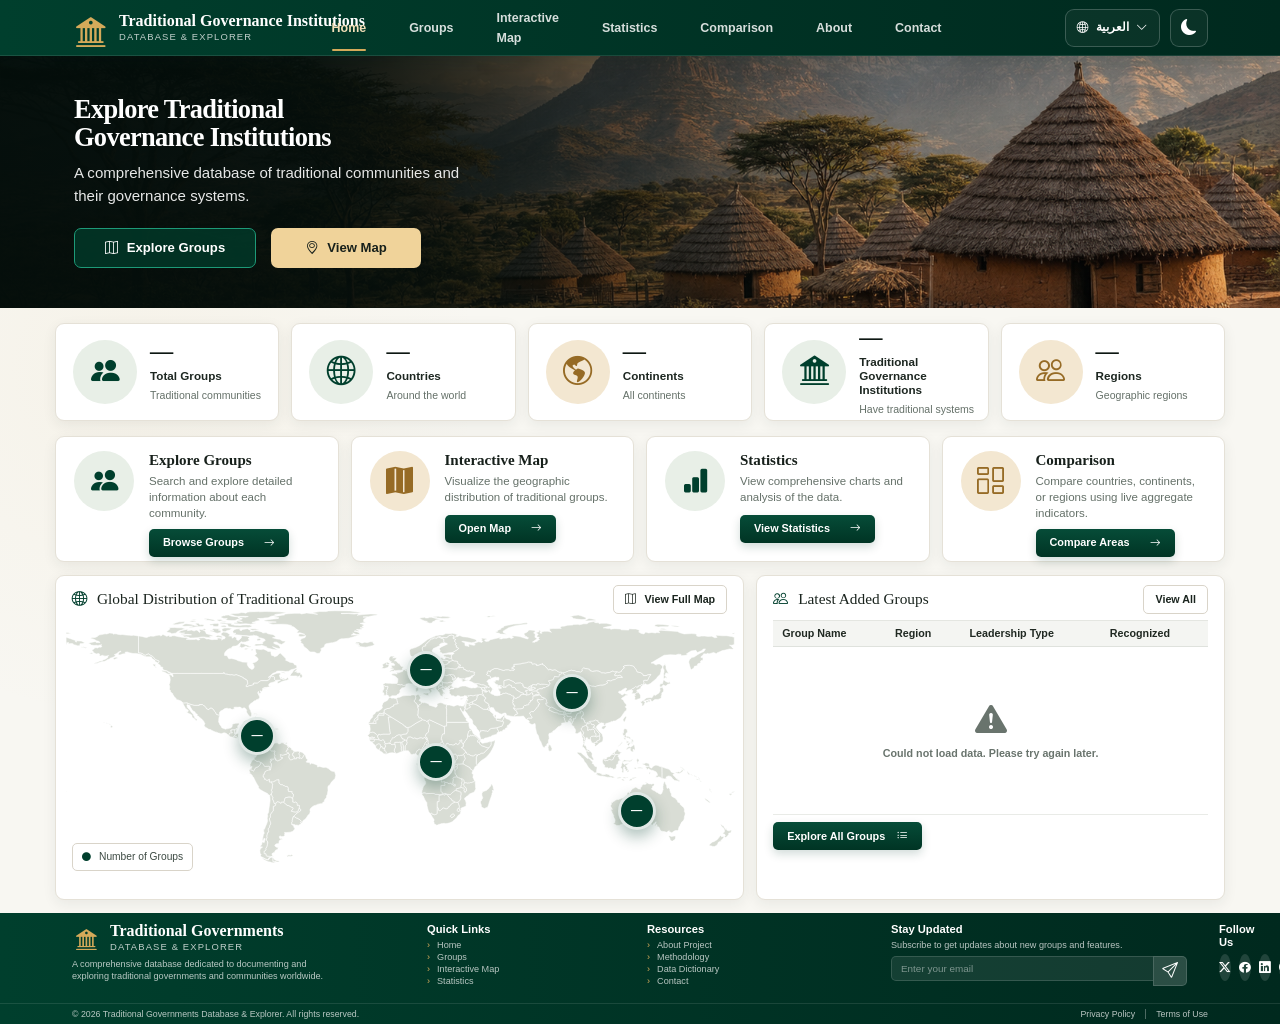
<file: index.html>
<!doctype html>
<html class="preferences-pending" lang="en" dir="ltr">
<head>
  <meta charset="utf-8">
  <meta name="viewport" content="width=device-width, initial-scale=1">
  <meta name="theme-color" content="#0b3d2e">
  <link rel="icon" href="assets/icons/favicon.svg" type="image/svg+xml">
  <link rel="icon" href="assets/icons/favicon-32x32.png" type="image/png" sizes="32x32">
  <link rel="icon" href="assets/icons/favicon-16x16.png" type="image/png" sizes="16x16">
  <link rel="shortcut icon" href="assets/icons/favicon.ico">
  <link rel="apple-touch-icon" href="assets/icons/apple-touch-icon.png" sizes="180x180">
  <script src="js/preferences.js"></script>
  <meta name="description" content="Explore traditional communities and governance systems around the world.">
  <title>Traditional Governance Institutions Database & Explorer</title>
  <link href="assets/vendor/bootstrap.min.css" rel="stylesheet">
  <link href="assets/vendor/bootstrap-icons.min.css" rel="stylesheet">
  <link href="css/style.css?v=homepage-redesign-1" rel="stylesheet">
  <link href="css/home.css?v=homepage-reference-match-5" rel="stylesheet">
</head>
<body class="home-page dashboard-home is-loading" data-page="home">
  <a class="skip-link" href="#main-content" data-en="Skip to main content" data-ar="انتقل إلى المحتوى الرئيسي">Skip to main content</a>
  <div class="site-loader" id="siteLoader" aria-hidden="true"><div class="loader-mark"></div></div>

  <header class="site-header home-header">
    <div class="container nav-shell home-nav-shell">
      <a class="brand home-brand" href="index.html" aria-label="Traditional Governments home">
        <span class="home-brand-icon"><i class="bi bi-bank2"></i></span>
        <span class="brand-copy">
          <strong data-en="Traditional Governance Institutions" data-ar="مجموعات الحكم المحلي">Traditional Governance Institutions</strong>
          <small data-en="Database & Explorer" data-ar="قاعدة البيانات والمستكشف">Database &amp; Explorer</small>
        </span>
      </a>

      <button class="nav-toggle" id="navToggle" type="button" aria-expanded="false" aria-controls="navMenu" aria-label="Toggle navigation"><span></span><span></span><span></span></button>

      <nav class="home-navigation" aria-label="Primary navigation">
        <ul class="nav-menu" id="navMenu">
          <li><a class="nav-link active" href="index.html" data-en="Home" data-ar="الرئيسية">Home</a></li>
          <li><a class="nav-link" href="groups.html" data-en="Groups" data-ar="المجموعات">Groups</a></li>
          <li><a class="nav-link" href="#distribution-map" data-en="Interactive Map" data-ar="الخريطة التفاعلية">Interactive Map</a></li>
          <li><a class="nav-link" href="statistics.html" data-en="Statistics" data-ar="الإحصاءات">Statistics</a></li>
          <li><a class="nav-link" href="comparison.html" data-en="Comparison" data-ar="المقارنة">Comparison</a></li>
          <li><a class="nav-link" href="about.html" data-en="About" data-ar="عن المشروع">About</a></li>
          <li><a class="nav-link" href="contact.html" data-en="Contact" data-ar="اتصل بنا">Contact</a></li>
        </ul>
      </nav>

      <div class="home-nav-actions site-preference-controls">
        <button class="language-switch" id="languageSwitch" type="button" aria-label="Switch to Arabic">
          <i class="bi bi-globe2"></i><span id="languageLabel">العربية</span><i class="bi bi-chevron-down"></i>
        </button>
        <button class="theme-switch" id="themeSwitch" type="button" aria-label="Enable dark mode"><i class="bi bi-moon-fill"></i></button>
      </div>
    </div>
  </header>

  <main id="main-content">
    <section class="home-hero" aria-labelledby="hero-title">
      <div class="container">
        <div class="home-hero-content" data-reveal>
          <h1 id="hero-title">
            <span data-en="Explore Traditional" data-ar="استكشف">Explore Traditional</span>
            <span data-en="Governance Institutions" data-ar="المؤسسات الحكومية">Governance Institutions</span>
          </h1>
          <p data-en="A comprehensive database of traditional communities and their governance systems." data-ar="قاعدة بيانات شاملة للمجتمعات التقليدية وأنظمة الحوكمة الخاصة بها.">A comprehensive database of traditional communities and their governance systems.</p>
          <div class="home-hero-actions">
            <a class="home-btn home-btn-primary" href="groups.html"><i class="bi bi-map"></i><span data-en="Explore Groups" data-ar="استكشف المجموعات">Explore Groups</span></a>
            <a class="home-btn home-btn-gold" href="#distribution-map"><i class="bi bi-geo-alt"></i><span data-en="View Map" data-ar="عرض الخريطة">View Map</span></a>
          </div>
        </div>
      </div>
    </section>

    <section class="home-dashboard" aria-label="Homepage dashboard">
      <div class="container">
        <section class="home-stats" id="overview" aria-label="Dataset summary">
          <article class="home-stat-card" data-reveal>
            <div class="home-stat-icon"><i class="bi bi-people-fill"></i></div>
            <div><strong class="home-stat-number" data-counter data-metric="totalGroups" data-target="0">0</strong><span class="home-stat-label" data-en="Total Groups" data-ar="إجمالي المجموعات">Total Groups</span><small data-en="Traditional communities" data-ar="المجتمعات التقليدية">Traditional communities</small></div>
          </article>
          <article class="home-stat-card" data-reveal>
            <div class="home-stat-icon"><i class="bi bi-globe2"></i></div>
            <div><strong class="home-stat-number" data-counter data-metric="totalCountries" data-target="0">0</strong><span class="home-stat-label" data-en="Countries" data-ar="الدول">Countries</span><small data-en="Around the world" data-ar="حول العالم">Around the world</small></div>
          </article>
          <article class="home-stat-card" data-reveal>
            <div class="home-stat-icon gold"><i class="bi bi-globe-americas"></i></div>
            <div><strong class="home-stat-number" data-counter data-metric="totalContinents" data-target="0">0</strong><span class="home-stat-label" data-en="Continents" data-ar="القارات">Continents</span><small data-en="All continents" data-ar="جميع القارات">All continents</small></div>
          </article>
          <article class="home-stat-card" data-reveal>
            <div class="home-stat-icon"><i class="bi bi-bank2"></i></div>
            <div><strong class="home-stat-number" data-counter data-metric="totalTraditional" data-target="0">0</strong><span class="home-stat-label" data-en="Traditional Governance Institutions" data-ar="المؤسسات الحكومية التقليدية">Traditional Governance Institutions</span><small data-en="Have traditional systems" data-ar="لديها أنظمة تقليدية">Have traditional systems</small></div>
          </article>
          <article class="home-stat-card" data-reveal>
            <div class="home-stat-icon gold"><i class="bi bi-people"></i></div>
            <div><strong class="home-stat-number" data-counter data-metric="totalRegions" data-target="0">0</strong><span class="home-stat-label" data-en="Regions" data-ar="المناطق">Regions</span><small data-en="Geographic regions" data-ar="المناطق الجغرافية">Geographic regions</small></div>
          </article>
        </section>

        <section class="home-features" aria-label="Explore database tools">
          <article class="home-feature-card" data-reveal>
            <div class="home-feature-icon"><i class="bi bi-people-fill"></i></div>
            <div class="home-feature-content"><h2 data-en="Explore Groups" data-ar="استكشف المجموعات">Explore Groups</h2><p data-en="Search and explore detailed information about each community." data-ar="ابحث واستعرض معلومات تفصيلية عن كل مجتمع.">Search and explore detailed information about each community.</p><a href="groups.html"><span data-en="Browse Groups" data-ar="تصفح المجموعات">Browse Groups</span><i class="bi bi-arrow-right"></i></a></div>
          </article>
          <article class="home-feature-card" data-reveal>
            <div class="home-feature-icon gold"><i class="bi bi-map-fill"></i></div>
            <div class="home-feature-content"><h2 data-en="Interactive Map" data-ar="الخريطة التفاعلية">Interactive Map</h2><p data-en="Visualize the geographic distribution of traditional groups." data-ar="استعرض التوزيع الجغرافي للمجموعات التقليدية.">Visualize the geographic distribution of traditional groups.</p><a href="#distribution-map"><span data-en="Open Map" data-ar="فتح الخريطة">Open Map</span><i class="bi bi-arrow-right"></i></a></div>
          </article>
          <article class="home-feature-card" data-reveal>
            <div class="home-feature-icon"><i class="bi bi-bar-chart-fill"></i></div>
            <div class="home-feature-content"><h2 data-en="Statistics" data-ar="الإحصاءات">Statistics</h2><p data-en="View comprehensive charts and analysis of the data." data-ar="اعرض الرسوم البيانية والتحليلات الشاملة للبيانات.">View comprehensive charts and analysis of the data.</p><a href="statistics.html"><span data-en="View Statistics" data-ar="عرض الإحصاءات">View Statistics</span><i class="bi bi-arrow-right"></i></a></div>
          </article>
          <article class="home-feature-card" data-reveal>
            <div class="home-feature-icon gold"><i class="bi bi-columns-gap"></i></div>
            <div class="home-feature-content"><h2 data-en="Comparison" data-ar="المقارنة">Comparison</h2><p data-en="Compare countries, continents, or regions using live aggregate indicators." data-ar="قارن بين الدول أو القارات أو المناطق باستخدام مؤشرات مجمعة مباشرة.">Compare countries, continents, or regions using live aggregate indicators.</p><a href="comparison.html"><span data-en="Compare Areas" data-ar="قارن المناطق">Compare Areas</span><i class="bi bi-arrow-right"></i></a></div>
          </article>
        </section>

        <section class="home-lower-grid">
          <article class="home-panel home-map-panel" id="distribution-map" data-reveal>
            <header class="home-panel-header">
              <h2><i class="bi bi-globe2"></i><span data-en="Global Distribution of Traditional Groups" data-ar="التوزيع العالمي للمجموعات التقليدية">Global Distribution of Traditional Groups</span></h2>
              <a href="groups.html"><i class="bi bi-map"></i><span data-en="View Full Map" data-ar="عرض الخريطة الكاملة">View Full Map</span></a>
            </header>
            <div class="home-map-wrapper">
              <img class="home-map-image" src="assets/images/world-map.svg" alt="World distribution map">
              <button class="home-map-marker marker-americas" type="button" data-continent="Americas" data-en-title="View groups in Americas" data-ar-title="عرض مجموعات الأمريكيتين" aria-label="View groups in Americas">…</button>
              <button class="home-map-marker marker-europe" type="button" data-continent="Europe" data-en-title="View groups in Europe" data-ar-title="عرض مجموعات أوروبا" aria-label="View groups in Europe">…</button>
              <button class="home-map-marker marker-africa" type="button" data-continent="Africa" data-en-title="View groups in Africa" data-ar-title="عرض مجموعات أفريقيا" aria-label="View groups in Africa">…</button>
              <button class="home-map-marker marker-asia" type="button" data-continent="Asia" data-en-title="View groups in Asia" data-ar-title="عرض مجموعات آسيا" aria-label="View groups in Asia">…</button>
              <button class="home-map-marker marker-oceania" type="button" data-continent="Oceania" data-en-title="View groups in Oceania" data-ar-title="عرض مجموعات أوقيانوسيا" aria-label="View groups in Oceania">…</button>
            </div>
            <div class="home-map-legend"><i class="bi bi-circle-fill"></i><span data-en="Number of Groups" data-ar="عدد المجموعات">Number of Groups</span></div>
          </article>

          <article class="home-panel home-table-panel" data-reveal>
            <header class="home-panel-header">
              <h2><i class="bi bi-people"></i><span data-en="Latest Added Groups" data-ar="أحدث المجموعات المضافة">Latest Added Groups</span></h2>
              <a href="groups.html" data-en="View All" data-ar="عرض الكل">View All</a>
            </header>
            <div class="home-table-wrap">
              <table class="home-latest-table">
                <thead><tr><th data-en="Group Name" data-ar="اسم المجموعة">Group Name</th><th data-en="Region" data-ar="المنطقة">Region</th><th data-en="Leadership Type" data-ar="نوع القيادة">Leadership Type</th><th data-en="Recognized" data-ar="معترف بها">Recognized</th></tr></thead>
                <tbody id="latestGroupsBody"><tr><td colspan="4" class="empty-state" data-en="Loading groups…" data-ar="جارٍ تحميل المجموعات…">Loading groups…</td></tr></tbody>
              </table>
            </div>
            <a class="home-table-cta" href="groups.html"><span data-en="Explore All Groups" data-ar="استكشف جميع المجموعات">Explore All Groups</span><i class="bi bi-list-ul"></i></a>
          </article>
        </section>
      </div>
    </section>
  </main>

  <footer class="home-footer">
    <div class="container home-footer-grid">
      <section class="home-footer-brand">
        <a class="brand home-brand" href="index.html"><span class="home-brand-icon"><i class="bi bi-bank2"></i></span><span class="brand-copy"><strong data-en="Traditional Governments" data-ar="الحكومات التقليدية">Traditional Governments</strong><small data-en="Database & Explorer" data-ar="قاعدة البيانات والمستكشف">Database &amp; Explorer</small></span></a>
        <p data-en="A comprehensive database dedicated to documenting and exploring traditional governments and communities worldwide." data-ar="قاعدة بيانات شاملة مخصصة لتوثيق واستكشاف الحكومات والمجتمعات التقليدية حول العالم.">A comprehensive database dedicated to documenting and exploring traditional governments and communities worldwide.</p>
      </section>
      <section><h2 data-en="Quick Links" data-ar="روابط سريعة">Quick Links</h2><ul><li><a href="index.html" data-en="Home" data-ar="الرئيسية">Home</a></li><li><a href="groups.html" data-en="Groups" data-ar="المجموعات">Groups</a></li><li><a href="#distribution-map" data-en="Interactive Map" data-ar="الخريطة التفاعلية">Interactive Map</a></li><li><a href="statistics.html" data-en="Statistics" data-ar="الإحصاءات">Statistics</a></li></ul></section>
      <section><h2 data-en="Resources" data-ar="المصادر">Resources</h2><ul><li><a href="about.html" data-en="About Project" data-ar="عن المشروع">About Project</a></li><li><a href="about.html#methodology" data-en="Methodology" data-ar="المنهجية">Methodology</a></li><li><a href="about.html#data-fields" data-en="Data Dictionary" data-ar="قاموس البيانات">Data Dictionary</a></li><li><a href="contact.html" data-en="Contact" data-ar="اتصل بنا">Contact</a></li></ul></section>
      <section class="home-subscribe"><h2 data-en="Stay Updated" data-ar="ابق على اطلاع">Stay Updated</h2><p data-en="Subscribe to get updates about new groups and features." data-ar="اشترك للحصول على تحديثات حول المجموعات والميزات الجديدة.">Subscribe to get updates about new groups and features.</p><form id="homeSubscribeForm"><label class="visually-hidden" for="homeSubscribeEmail">Email</label><input id="homeSubscribeEmail" type="email" required placeholder="Enter your email"><button type="submit" aria-label="Subscribe"><i class="bi bi-send"></i></button></form><small id="homeSubscribeStatus" aria-live="polite"></small></section>
      <section><h2 data-en="Follow Us" data-ar="تابعنا">Follow Us</h2><div class="home-socials"><a href="#" aria-label="X"><i class="bi bi-twitter-x"></i></a><a href="#" aria-label="Facebook"><i class="bi bi-facebook"></i></a><a href="#" aria-label="LinkedIn"><i class="bi bi-linkedin"></i></a><a href="#" aria-label="GitHub"><i class="bi bi-github"></i></a><a href="#" aria-label="YouTube"><i class="bi bi-youtube"></i></a></div></section>
    </div>
    <div class="home-footer-bottom"><div class="container"><span data-en="© 2026 Traditional Governments Database & Explorer. All rights reserved." data-ar="© 2026 قاعدة بيانات ومستكشف الحكومات التقليدية. جميع الحقوق محفوظة.">© 2026 Traditional Governments Database &amp; Explorer. All rights reserved.</span><span><a href="#" data-en="Privacy Policy" data-ar="سياسة الخصوصية">Privacy Policy</a><i></i><a href="#" data-en="Terms of Use" data-ar="شروط الاستخدام">Terms of Use</a></span></div></div>
  </footer>

  <a class="back-to-top" id="backToTop" href="#main-content" aria-label="Back to top"><i class="bi bi-arrow-up"></i></a>
  <script src="assets/vendor/bootstrap.bundle.min.js" defer></script>
  <script src="js/i18n.js?v=map-filter-1" defer></script>
  <script src="js/script.js?v=server-pagination-2" defer></script>
</body>
</html>
</file>
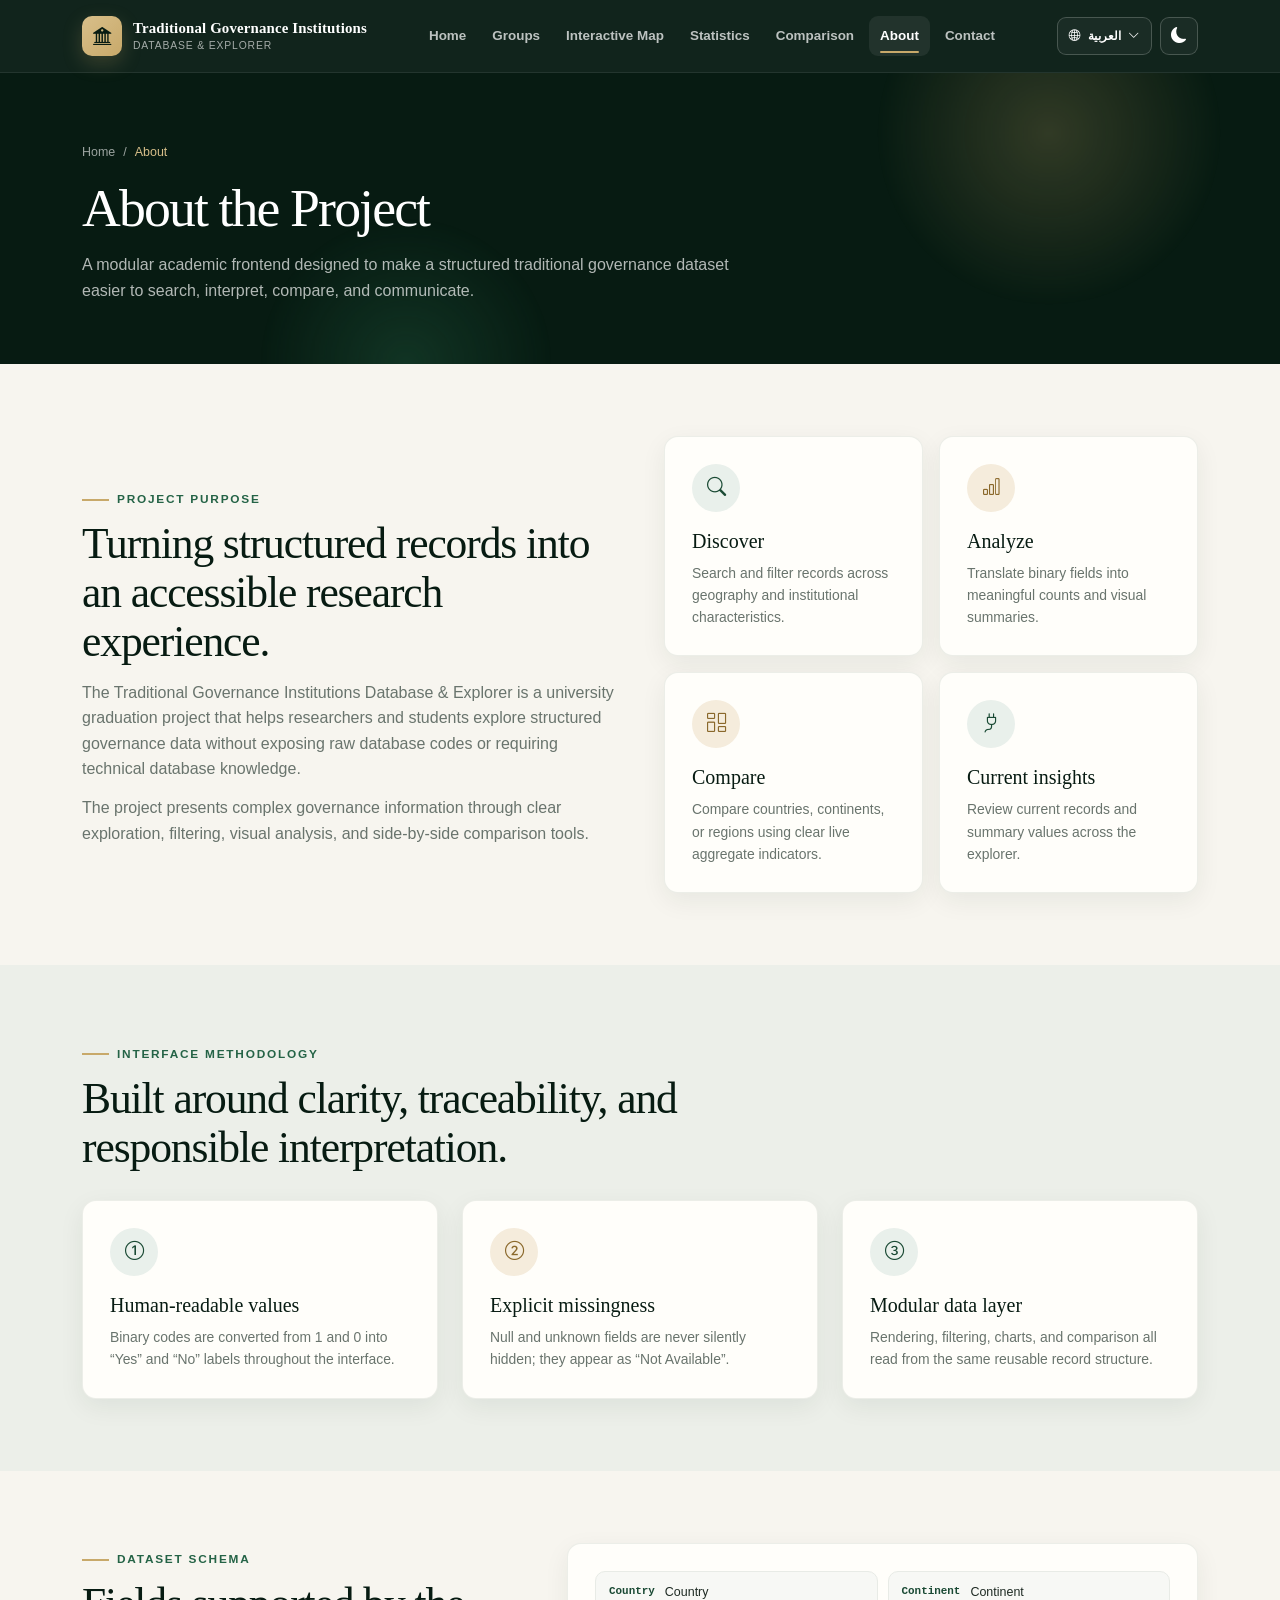
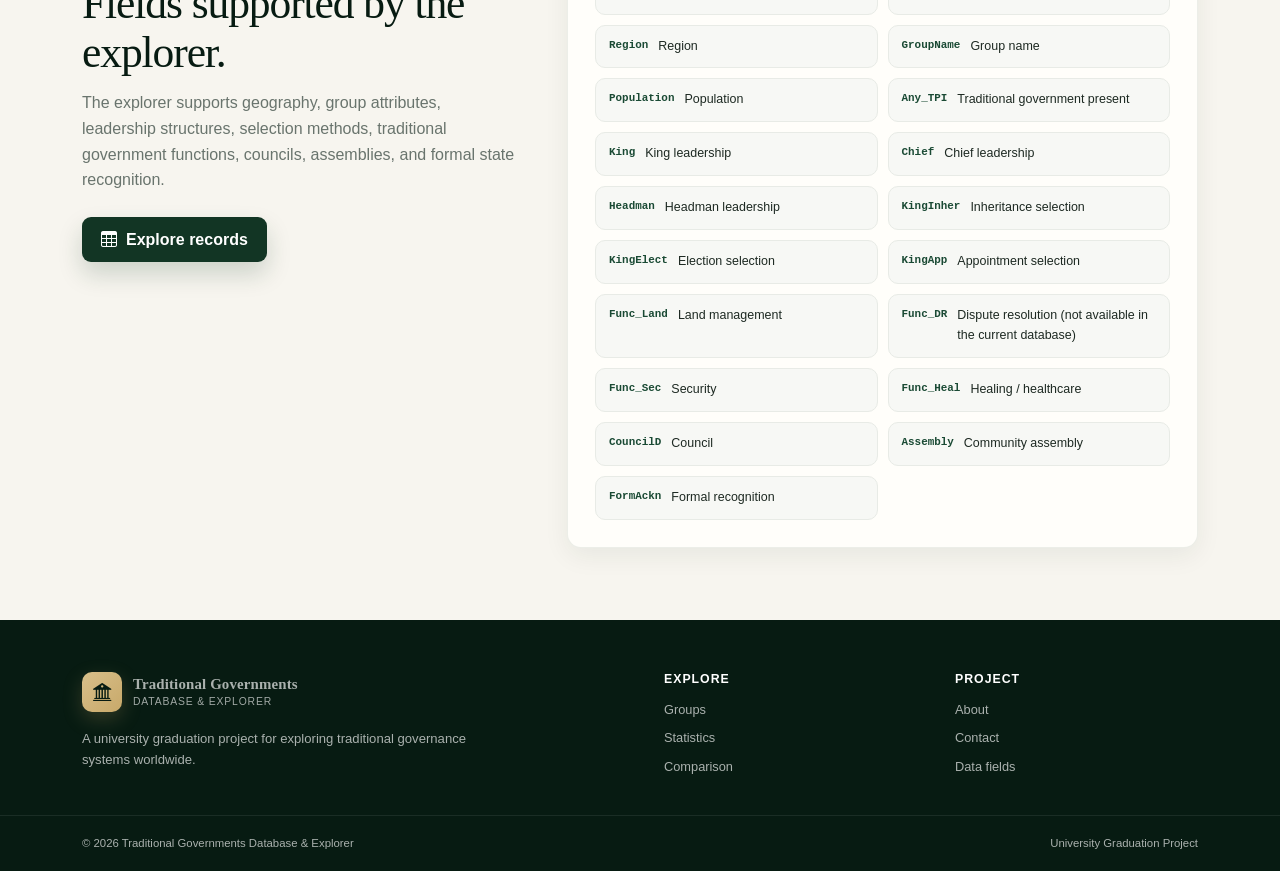
<file: about.html>
<!doctype html>
<html class="preferences-pending" lang="en" dir="ltr">
<head>
  <meta charset="utf-8">
  <meta name="viewport" content="width=device-width, initial-scale=1">
  <meta name="theme-color" content="#0b3d2e">
  <link rel="icon" href="assets/icons/favicon.svg" type="image/svg+xml">
  <link rel="icon" href="assets/icons/favicon-32x32.png" type="image/png" sizes="32x32">
  <link rel="icon" href="assets/icons/favicon-16x16.png" type="image/png" sizes="16x16">
  <link rel="shortcut icon" href="assets/icons/favicon.ico">
  <link rel="apple-touch-icon" href="assets/icons/apple-touch-icon.png" sizes="180x180">
  <script src="js/preferences.js"></script>
  <meta name="description" content="About the Traditional Governance Institutions Database & Explorer graduation project.">
  <title>About the Project | Traditional Governance Institutions</title>
  <link href="assets/vendor/bootstrap.min.css" rel="stylesheet">
  <link href="assets/vendor/bootstrap-icons.min.css" rel="stylesheet">
  <link href="css/style.css" rel="stylesheet">
</head>
<body class="is-loading" data-page="about">
  <a class="skip-link" href="#main-content">Skip to main content</a><div class="site-loader" id="siteLoader" aria-hidden="true"><div class="loader-mark"></div></div>
  <header class="site-header"><div class="container nav-shell"><a class="brand" href="index.html"><span class="brand-mark"><i class="bi bi-bank2"></i></span><span class="brand-copy"><strong>Traditional Governance Institutions</strong><small>Database &amp; Explorer</small></span></a><button class="nav-toggle" id="navToggle" type="button" aria-expanded="false" aria-controls="navMenu" aria-label="Toggle navigation"><span></span><span></span><span></span></button><nav aria-label="Primary navigation"><ul class="nav-menu" id="navMenu"><li><a class="nav-link" href="index.html">Home</a></li><li><a class="nav-link" href="groups.html">Groups</a></li><li><a class="nav-link" href="index.html#distribution-map">Interactive Map</a></li><li><a class="nav-link" href="statistics.html">Statistics</a></li><li><a class="nav-link" href="comparison.html">Comparison</a></li><li><a class="nav-link active" href="about.html">About</a></li><li><a class="nav-link" href="contact.html">Contact</a></li></ul></nav></div></header>
  <main id="main-content">
    <section class="page-hero"><div class="container"><div class="breadcrumb-premium"><a href="index.html">Home</a><span>/</span><span>About</span></div><h1>About the Project</h1><p>A modular academic frontend designed to make a structured traditional governance dataset easier to search, interpret, compare, and communicate.</p></div></section>
    <section class="section-space"><div class="container">
      <div class="row align-items-center g-5">
        <div class="col-lg-6" data-reveal><span class="section-kicker">Project purpose</span><h2 class="section-title">Turning structured records into an accessible research experience.</h2><p class="section-intro">The Traditional Governance Institutions Database &amp; Explorer is a university graduation project that helps researchers and students explore structured governance data without exposing raw database codes or requiring technical database knowledge.</p><p class="section-intro">The project presents complex governance information through clear exploration, filtering, visual analysis, and side-by-side comparison tools.</p></div>
        <div class="col-lg-6"><div class="row g-3"><div class="col-sm-6" data-reveal><article class="surface project-card"><div class="feature-icon"><i class="bi bi-search"></i></div><h3>Discover</h3><p>Search and filter records across geography and institutional characteristics.</p></article></div><div class="col-sm-6" data-reveal><article class="surface project-card"><div class="feature-icon gold-icon"><i class="bi bi-bar-chart"></i></div><h3>Analyze</h3><p>Translate binary fields into meaningful counts and visual summaries.</p></article></div><div class="col-sm-6" data-reveal><article class="surface project-card"><div class="feature-icon gold-icon"><i class="bi bi-columns-gap"></i></div><h3>Compare</h3><p>Compare countries, continents, or regions using clear live aggregate indicators.</p></article></div><div class="col-sm-6" data-reveal><article class="surface project-card"><div class="feature-icon"><i class="bi bi-plug"></i></div><h3>Current insights</h3><p>Review current records and summary values across the explorer.</p></article></div></div></div>
      </div>
    </div></section>

    <section class="section-space map-section" id="methodology"><div class="container"><div class="section-heading-row" data-reveal><div><span class="section-kicker">Interface methodology</span><h2 class="section-title">Built around clarity, traceability, and responsible interpretation.</h2></div></div><div class="row g-4"><div class="col-md-4" data-reveal><article class="surface project-card"><div class="feature-icon"><i class="bi bi-1-circle"></i></div><h3>Human-readable values</h3><p>Binary codes are converted from 1 and 0 into “Yes” and “No” labels throughout the interface.</p></article></div><div class="col-md-4" data-reveal><article class="surface project-card"><div class="feature-icon gold-icon"><i class="bi bi-2-circle"></i></div><h3>Explicit missingness</h3><p>Null and unknown fields are never silently hidden; they appear as “Not Available”.</p></article></div><div class="col-md-4" data-reveal><article class="surface project-card"><div class="feature-icon"><i class="bi bi-3-circle"></i></div><h3>Modular data layer</h3><p>Rendering, filtering, charts, and comparison all read from the same reusable record structure.</p></article></div></div></div></section>

    <section class="section-space" id="data-fields"><div class="container"><div class="row g-5"><div class="col-lg-5" data-reveal><span class="section-kicker">Dataset schema</span><h2 class="section-title">Fields supported by the explorer.</h2><p class="section-intro">The explorer supports geography, group attributes, leadership structures, selection methods, traditional government functions, councils, assemblies, and formal state recognition.</p><a class="btn-premium btn-forest mt-4" href="groups.html"><i class="bi bi-table"></i> Explore records</a></div><div class="col-lg-7" data-reveal><div class="surface project-card"><ul class="field-list"><li><code>Country</code><span>Country</span></li><li><code>Continent</code><span>Continent</span></li><li><code>Region</code><span>Region</span></li><li><code>GroupName</code><span>Group name</span></li><li><code>Population</code><span>Population</span></li><li><code>Any_TPI</code><span>Traditional government present</span></li><li><code>King</code><span>King leadership</span></li><li><code>Chief</code><span>Chief leadership</span></li><li><code>Headman</code><span>Headman leadership</span></li><li><code>KingInher</code><span>Inheritance selection</span></li><li><code>KingElect</code><span>Election selection</span></li><li><code>KingApp</code><span>Appointment selection</span></li><li><code>Func_Land</code><span>Land management</span></li><li><code>Func_DR</code><span>Dispute resolution (not available in the current database)</span></li><li><code>Func_Sec</code><span>Security</span></li><li><code>Func_Heal</code><span>Healing / healthcare</span></li><li><code>CouncilD</code><span>Council</span></li><li><code>Assembly</code><span>Community assembly</span></li><li><code>FormAckn</code><span>Formal recognition</span></li></ul></div></div></div></div></section>
  </main>
  <footer class="site-footer"><div class="footer-main"><div class="container"><div class="row g-5"><div class="col-lg-6"><a class="brand" href="index.html"><span class="brand-mark"><i class="bi bi-bank2"></i></span><span class="brand-copy"><strong>Traditional Governments</strong><small>Database &amp; Explorer</small></span></a><p class="footer-copy">A university graduation project for exploring traditional governance systems worldwide.</p></div><div class="col-6 col-lg-3"><h2 class="footer-title">Explore</h2><ul class="footer-links"><li><a href="groups.html">Groups</a></li><li><a href="statistics.html">Statistics</a></li><li><a href="comparison.html">Comparison</a></li></ul></div><div class="col-6 col-lg-3"><h2 class="footer-title">Project</h2><ul class="footer-links"><li><a href="about.html">About</a></li><li><a href="contact.html">Contact</a></li><li><a href="#data-fields">Data fields</a></li></ul></div></div></div></div><div class="footer-bottom"><div class="container"><span>© 2026 Traditional Governments Database &amp; Explorer</span><span>University Graduation Project</span></div></div></footer>
  <a class="back-to-top" id="backToTop" href="#main-content" aria-label="Back to top"><i class="bi bi-arrow-up"></i></a><script src="assets/vendor/bootstrap.bundle.min.js" defer></script><script src="js/i18n.js" defer></script><script src="js/script.js?v=server-pagination-2" defer></script>
</body>
</html>
</file>
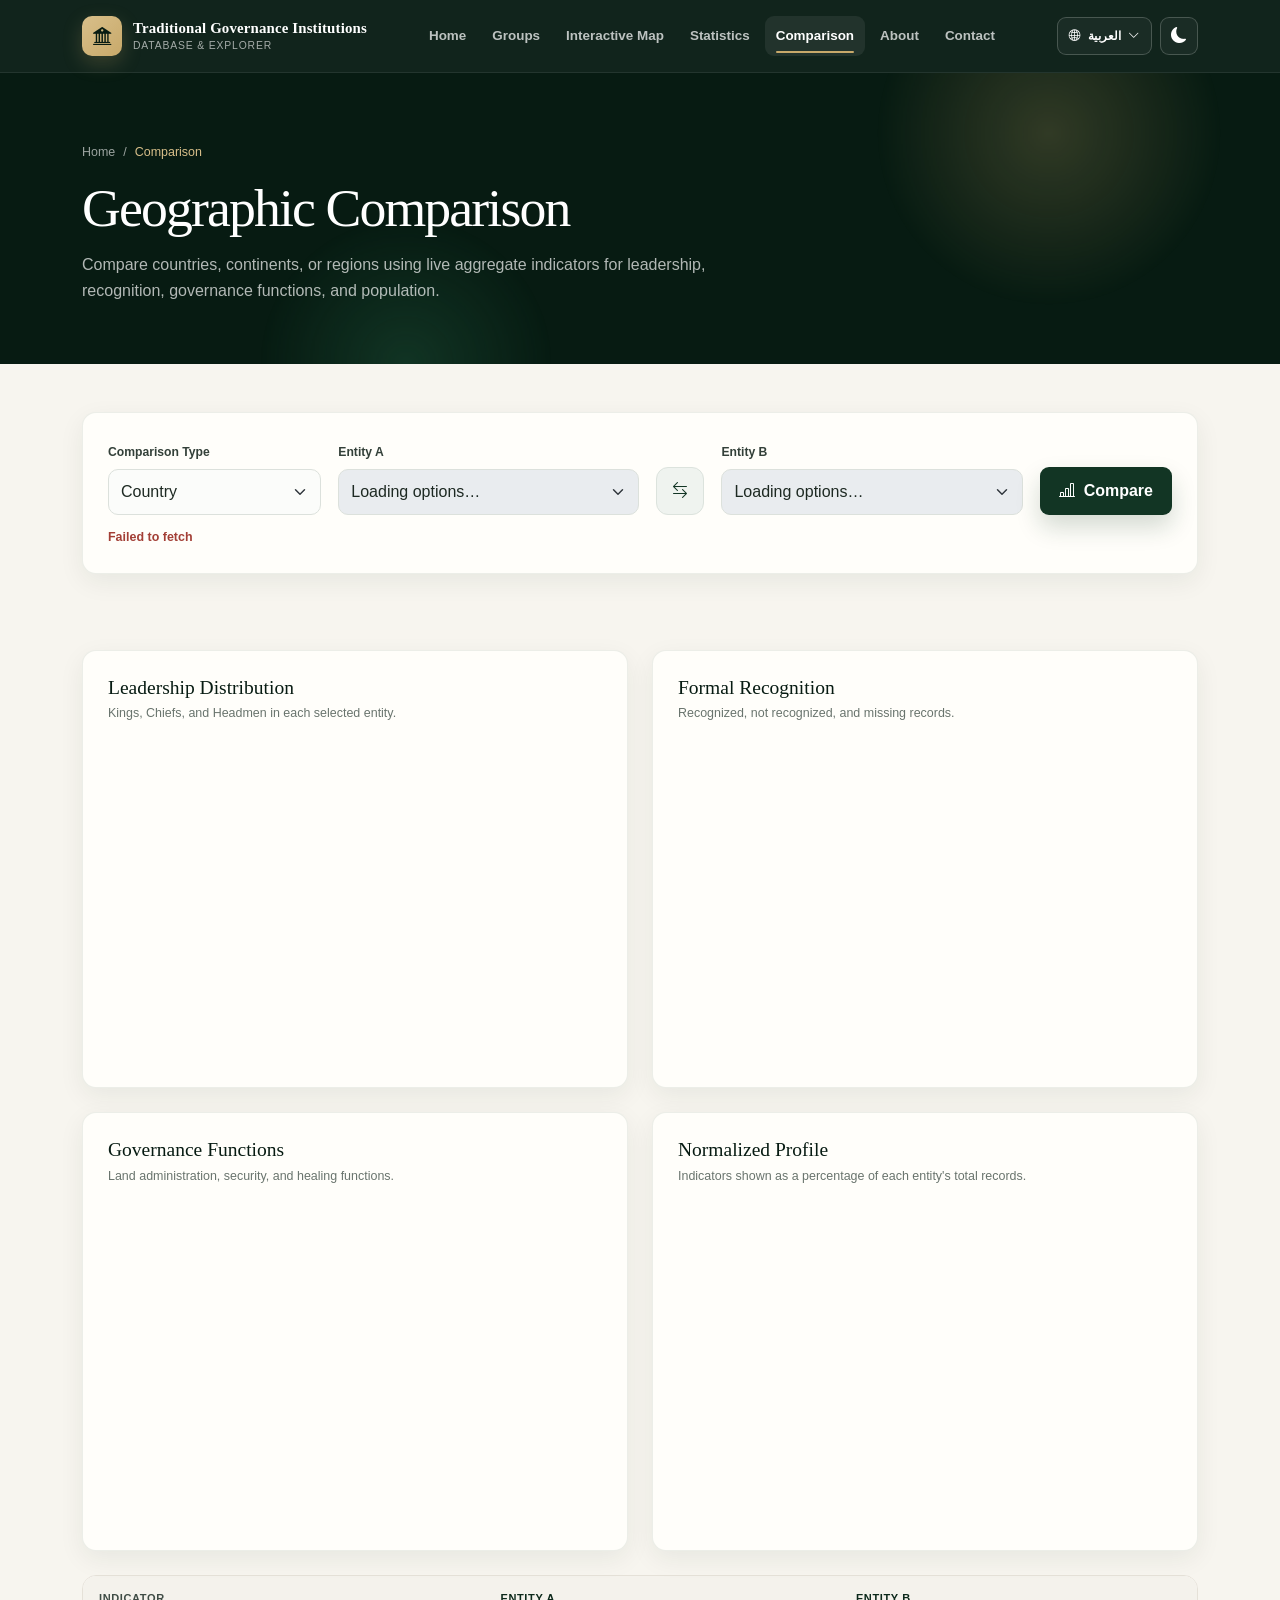
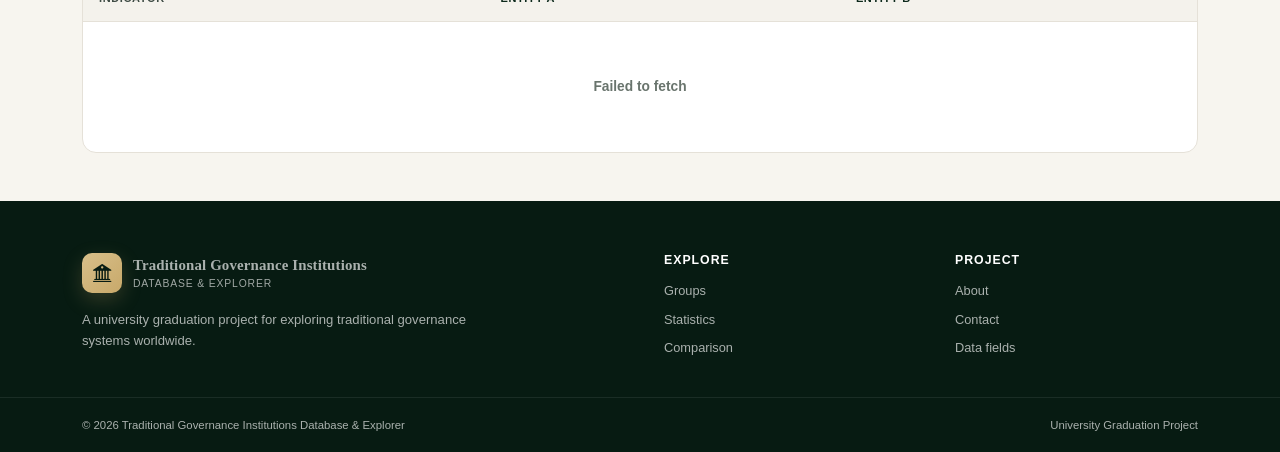
<file: comparison.html>
<!doctype html>
<html class="preferences-pending" lang="en" dir="ltr">
<head>
  <meta charset="utf-8">
  <meta name="viewport" content="width=device-width, initial-scale=1">
  <meta name="theme-color" content="#0b3d2e">
  <link rel="icon" href="assets/icons/favicon.svg" type="image/svg+xml">
  <link rel="icon" href="assets/icons/favicon-32x32.png" type="image/png" sizes="32x32">
  <link rel="icon" href="assets/icons/favicon-16x16.png" type="image/png" sizes="16x16">
  <link rel="shortcut icon" href="assets/icons/favicon.ico">
  <link rel="apple-touch-icon" href="assets/icons/apple-touch-icon.png" sizes="180x180">
  <script src="js/preferences.js"></script>
  <meta name="description" content="Compare countries, continents, or regions using live traditional governance data.">
  <title>Comparison | Traditional Governance Institutions</title>
  <link href="assets/vendor/bootstrap.min.css" rel="stylesheet">
  <link href="assets/vendor/bootstrap-icons.min.css" rel="stylesheet">
  <link href="css/style.css" rel="stylesheet">
</head>
<body class="is-loading" data-page="comparison">
  <a class="skip-link" href="#main-content">Skip to main content</a><div class="site-loader" id="siteLoader" aria-hidden="true"><div class="loader-mark"></div></div>
  <header class="site-header"><div class="container nav-shell"><a class="brand" href="index.html"><span class="brand-mark"><i class="bi bi-bank2"></i></span><span class="brand-copy"><strong>Traditional Governance Institutions</strong><small>Database &amp; Explorer</small></span></a><button class="nav-toggle" id="navToggle" type="button" aria-expanded="false" aria-controls="navMenu" aria-label="Toggle navigation"><span></span><span></span><span></span></button><nav aria-label="Primary navigation"><ul class="nav-menu" id="navMenu"><li><a class="nav-link" href="index.html">Home</a></li><li><a class="nav-link" href="groups.html">Groups</a></li><li><a class="nav-link" href="index.html#distribution-map">Interactive Map</a></li><li><a class="nav-link" href="statistics.html">Statistics</a></li><li><a class="nav-link active" href="comparison.html">Comparison</a></li><li><a class="nav-link" href="about.html">About</a></li><li><a class="nav-link" href="contact.html">Contact</a></li></ul></nav></div></header>
  <main id="main-content">
    <section class="page-hero"><div class="container"><div class="breadcrumb-premium"><a href="index.html">Home</a><span>/</span><span>Comparison</span></div><h1>Geographic Comparison</h1><p>Compare countries, continents, or regions using live aggregate indicators for leadership, recognition, governance functions, and population.</p></div></section>
    <section class="section-space-sm"><div class="container">
      <div class="surface compare-controls" data-reveal>
        <form id="comparisonForm" novalidate>
          <div class="compare-select-grid compare-geographic-grid">
            <div>
              <label class="form-label" for="comparisonType">Comparison Type</label>
              <select class="form-select" id="comparisonType" aria-label="Select comparison type">
                <option value="country">Country</option>
                <option value="continent">Continent</option>
                <option value="region">Region</option>
              </select>
            </div>
            <div>
              <label class="form-label" for="compareLeft">Entity A</label>
              <select class="form-select" id="compareLeft" aria-label="Select first geographic entity"><option value="">Loading options…</option></select>
            </div>
            <button class="swap-button" id="swapEntities" type="button" aria-label="Swap selected entities"><i class="bi bi-arrow-left-right"></i></button>
            <div>
              <label class="form-label" for="compareRight">Entity B</label>
              <select class="form-select" id="compareRight" aria-label="Select second geographic entity"><option value="">Loading options…</option></select>
            </div>
            <button class="btn-premium btn-forest compare-submit" id="compareButton" type="submit"><i class="bi bi-bar-chart-line"></i><span>Compare</span></button>
          </div>
          <p class="comparison-status" id="compareStatus" role="status" aria-live="polite"></p>
        </form>
      </div>

      <div class="comparison-highlights" id="comparisonHighlights" data-reveal aria-live="polite"></div>
      <div class="compare-summary" id="compareProfiles" data-reveal aria-live="polite"></div>

      <div class="row g-4 mt-1 comparison-chart-grid" id="comparisonCharts" data-reveal>
        <div class="col-lg-6"><article class="surface chart-card"><h3>Leadership Distribution</h3><p>Kings, Chiefs, and Headmen in each selected entity.</p><div class="comparison-chart-wrap"><canvas id="comparisonLeadershipChart" role="img" aria-label="Grouped bar chart comparing leadership distribution"></canvas></div></article></div>
        <div class="col-lg-6"><article class="surface chart-card"><h3>Formal Recognition</h3><p>Recognized, not recognized, and missing records.</p><div class="comparison-chart-wrap"><canvas id="comparisonRecognitionChart" role="img" aria-label="Stacked bar chart comparing formal recognition"></canvas></div></article></div>
        <div class="col-lg-6"><article class="surface chart-card"><h3>Governance Functions</h3><p>Land administration, security, and healing functions.</p><div class="comparison-chart-wrap"><canvas id="comparisonFunctionsChart" role="img" aria-label="Grouped bar chart comparing governance functions"></canvas></div></article></div>
        <div class="col-lg-6"><article class="surface chart-card"><h3>Normalized Profile</h3><p>Indicators shown as a percentage of each entity's total records.</p><div class="comparison-chart-wrap"><canvas id="comparisonRadarChart" role="img" aria-label="Radar chart comparing normalized geographic profiles"></canvas></div></article></div>
      </div>

      <div class="table-shell mt-4" data-reveal>
        <div class="table-responsive"><table class="data-table compare-table"><thead><tr><th scope="col">Indicator</th><th scope="col" id="comparisonEntityAHeader">Entity A</th><th scope="col" id="comparisonEntityBHeader">Entity B</th></tr></thead><tbody id="comparisonBody"><tr><td colspan="3" class="empty-state">Loading comparison…</td></tr></tbody></table></div>
      </div>
    </div></section>
  </main>
  <footer class="site-footer"><div class="footer-main"><div class="container"><div class="row g-5"><div class="col-lg-6"><a class="brand" href="index.html"><span class="brand-mark"><i class="bi bi-bank2"></i></span><span class="brand-copy"><strong>Traditional Governance Institutions</strong><small>Database &amp; Explorer</small></span></a><p class="footer-copy">A university graduation project for exploring traditional governance systems worldwide.</p></div><div class="col-6 col-lg-3"><h2 class="footer-title">Explore</h2><ul class="footer-links"><li><a href="groups.html">Groups</a></li><li><a href="statistics.html">Statistics</a></li><li><a href="comparison.html">Comparison</a></li></ul></div><div class="col-6 col-lg-3"><h2 class="footer-title">Project</h2><ul class="footer-links"><li><a href="about.html">About</a></li><li><a href="contact.html">Contact</a></li><li><a href="about.html#data-fields">Data fields</a></li></ul></div></div></div></div><div class="footer-bottom"><div class="container"><span>© 2026 Traditional Governance Institutions Database &amp; Explorer</span><span>University Graduation Project</span></div></div></footer>
  <a class="back-to-top" id="backToTop" href="#main-content" aria-label="Back to top"><i class="bi bi-arrow-up"></i></a>
  <script src="assets/vendor/chart.umd.min.js" defer></script>
  <script src="assets/vendor/bootstrap.bundle.min.js" defer></script>
  <script src="js/i18n.js?v=geographic-comparison-1" defer></script>
  <script src="js/script.js?v=geographic-comparison-1" defer></script>
</body>
</html>
</file>
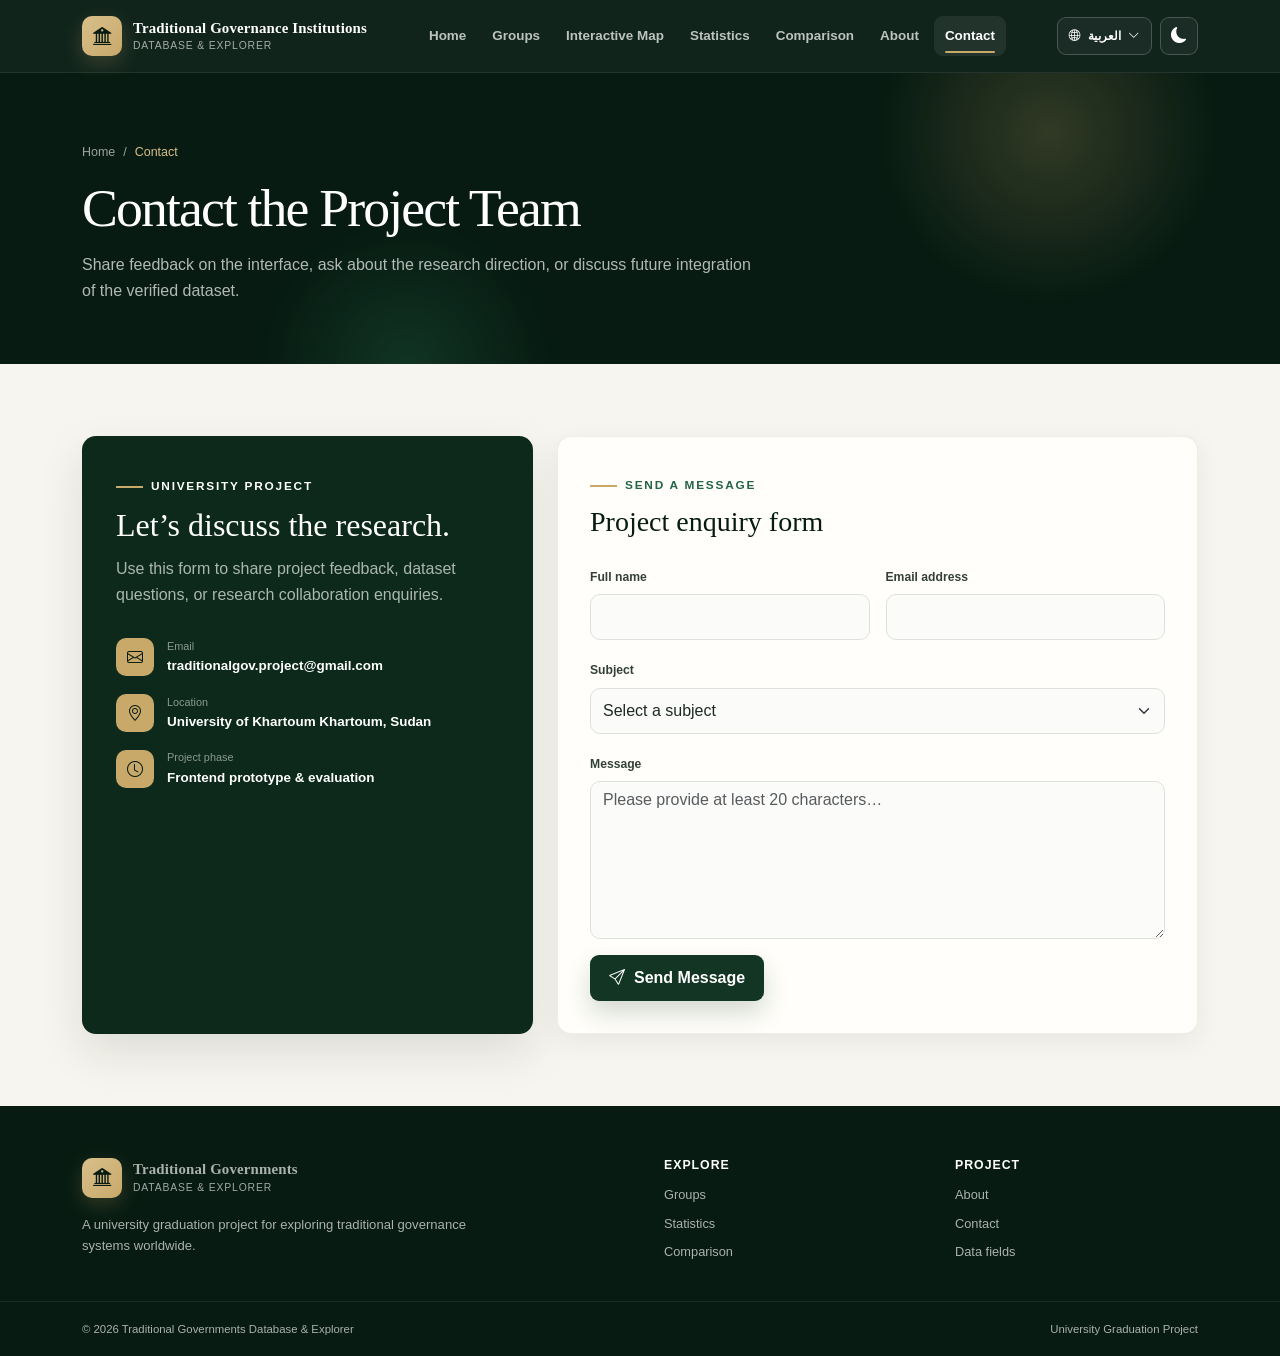
<file: contact.html>
<!doctype html>
<html class="preferences-pending" lang="en" dir="ltr">
<head>
  <meta charset="utf-8">
  <meta name="viewport" content="width=device-width, initial-scale=1">
  <meta name="theme-color" content="#0b3d2e">
  <link rel="icon" href="assets/icons/favicon.svg" type="image/svg+xml">
  <link rel="icon" href="assets/icons/favicon-32x32.png" type="image/png" sizes="32x32">
  <link rel="icon" href="assets/icons/favicon-16x16.png" type="image/png" sizes="16x16">
  <link rel="shortcut icon" href="assets/icons/favicon.ico">
  <link rel="apple-touch-icon" href="assets/icons/apple-touch-icon.png" sizes="180x180">
  <script src="js/preferences.js"></script>
  <meta name="description" content="Contact page for the Traditional Governance Institutions Database & Explorer university project.">
  <title>Contact | Traditional Governance Institutions</title>
  <link href="assets/vendor/bootstrap.min.css" rel="stylesheet">
  <link href="assets/vendor/bootstrap-icons.min.css" rel="stylesheet">
  <link href="css/style.css" rel="stylesheet">
</head>
<body class="is-loading" data-page="contact">
  <a class="skip-link" href="#main-content">Skip to main content</a><div class="site-loader" id="siteLoader" aria-hidden="true"><div class="loader-mark"></div></div>
  <header class="site-header"><div class="container nav-shell"><a class="brand" href="index.html"><span class="brand-mark"><i class="bi bi-bank2"></i></span><span class="brand-copy"><strong>Traditional Governance Institutions</strong><small>Database &amp; Explorer</small></span></a><button class="nav-toggle" id="navToggle" type="button" aria-expanded="false" aria-controls="navMenu" aria-label="Toggle navigation"><span></span><span></span><span></span></button><nav aria-label="Primary navigation"><ul class="nav-menu" id="navMenu"><li><a class="nav-link" href="index.html">Home</a></li><li><a class="nav-link" href="groups.html">Groups</a></li><li><a class="nav-link" href="index.html#distribution-map">Interactive Map</a></li><li><a class="nav-link" href="statistics.html">Statistics</a></li><li><a class="nav-link" href="comparison.html">Comparison</a></li><li><a class="nav-link" href="about.html">About</a></li><li><a class="nav-link active" href="contact.html">Contact</a></li></ul></nav></div></header>
  <main id="main-content">
    <section class="page-hero"><div class="container"><div class="breadcrumb-premium"><a href="index.html">Home</a><span>/</span><span>Contact</span></div><h1>Contact the Project Team</h1><p>Share feedback on the interface, ask about the research direction, or discuss future integration of the verified dataset.</p></div></section>
    <section class="section-space"><div class="container"><div class="row g-4 align-items-stretch">
      <div class="col-lg-5" data-reveal><aside class="contact-aside"><span class="section-kicker text-white">University project</span><h2>Let’s discuss the research.</h2><p>Use this form to share project feedback, dataset questions, or research collaboration enquiries.</p><div class="contact-list"><div class="contact-item"><i class="bi bi-envelope"></i><div><span>Email</span><strong>traditionalgov.project@gmail.com</strong></div></div><div class="contact-item"><i class="bi bi-geo-alt"></i><div><span>Location</span><strong>University of Khartoum
Khartoum, Sudan</strong></div></div><div class="contact-item"><i class="bi bi-clock"></i><div><span>Project phase</span><strong>Frontend prototype &amp; evaluation</strong></div></div></div></aside></div>
      <div class="col-lg-7" data-reveal><div class="surface contact-card"><span class="section-kicker">Send a message</span><h2 class="h3 mb-4" style="font-family: Georgia, 'Times New Roman', serif; color: var(--forest-950);">Project enquiry form</h2><form id="contactForm" class="needs-validation" novalidate><div class="row g-3"><div class="col-md-6"><label class="form-label" for="contactName">Full name</label><input class="form-control" id="contactName" name="name" type="text" autocomplete="name" maxlength="120" required><div class="invalid-feedback">Please enter your name.</div></div><div class="col-md-6"><label class="form-label" for="contactEmail">Email address</label><input class="form-control" id="contactEmail" name="email" type="email" autocomplete="email" maxlength="254" required><div class="invalid-feedback">Please enter a valid email.</div></div><div class="col-12"><label class="form-label" for="contactSubject">Subject</label><select class="form-select" id="contactSubject" name="subject" required><option value="" selected disabled>Select a subject</option><option>Project feedback</option><option>Dataset question</option><option>Future collaboration</option><option>Technical integration</option></select><div class="invalid-feedback">Please select a subject.</div></div><div class="col-12"><label class="form-label" for="contactMessage">Message</label><textarea class="form-control" id="contactMessage" name="message" rows="6" minlength="20" maxlength="5000" required placeholder="Please provide at least 20 characters…"></textarea><div class="invalid-feedback">Please enter a message of at least 20 characters.</div></div><div class="col-12"><button class="btn-premium btn-forest" id="contactSubmit" type="submit"><i class="bi bi-send"></i> <span id="contactSubmitLabel">Send Message</span></button></div></div><div class="form-status" id="formStatus" role="status" aria-live="polite"></div></form></div></div>
    </div></div></section>
  </main>
  <footer class="site-footer"><div class="footer-main"><div class="container"><div class="row g-5"><div class="col-lg-6"><a class="brand" href="index.html"><span class="brand-mark"><i class="bi bi-bank2"></i></span><span class="brand-copy"><strong>Traditional Governments</strong><small>Database &amp; Explorer</small></span></a><p class="footer-copy">A university graduation project for exploring traditional governance systems worldwide.</p></div><div class="col-6 col-lg-3"><h2 class="footer-title">Explore</h2><ul class="footer-links"><li><a href="groups.html">Groups</a></li><li><a href="statistics.html">Statistics</a></li><li><a href="comparison.html">Comparison</a></li></ul></div><div class="col-6 col-lg-3"><h2 class="footer-title">Project</h2><ul class="footer-links"><li><a href="about.html">About</a></li><li><a href="contact.html">Contact</a></li><li><a href="about.html#data-fields">Data fields</a></li></ul></div></div></div></div><div class="footer-bottom"><div class="container"><span>© 2026 Traditional Governments Database &amp; Explorer</span><span>University Graduation Project</span></div></div></footer>
  <a class="back-to-top" id="backToTop" href="#main-content" aria-label="Back to top"><i class="bi bi-arrow-up"></i></a><script src="assets/vendor/bootstrap.bundle.min.js" defer></script><script src="js/i18n.js" defer></script><script src="js/script.js?v=contact-email-1" defer></script>
</body>
</html>
</file>
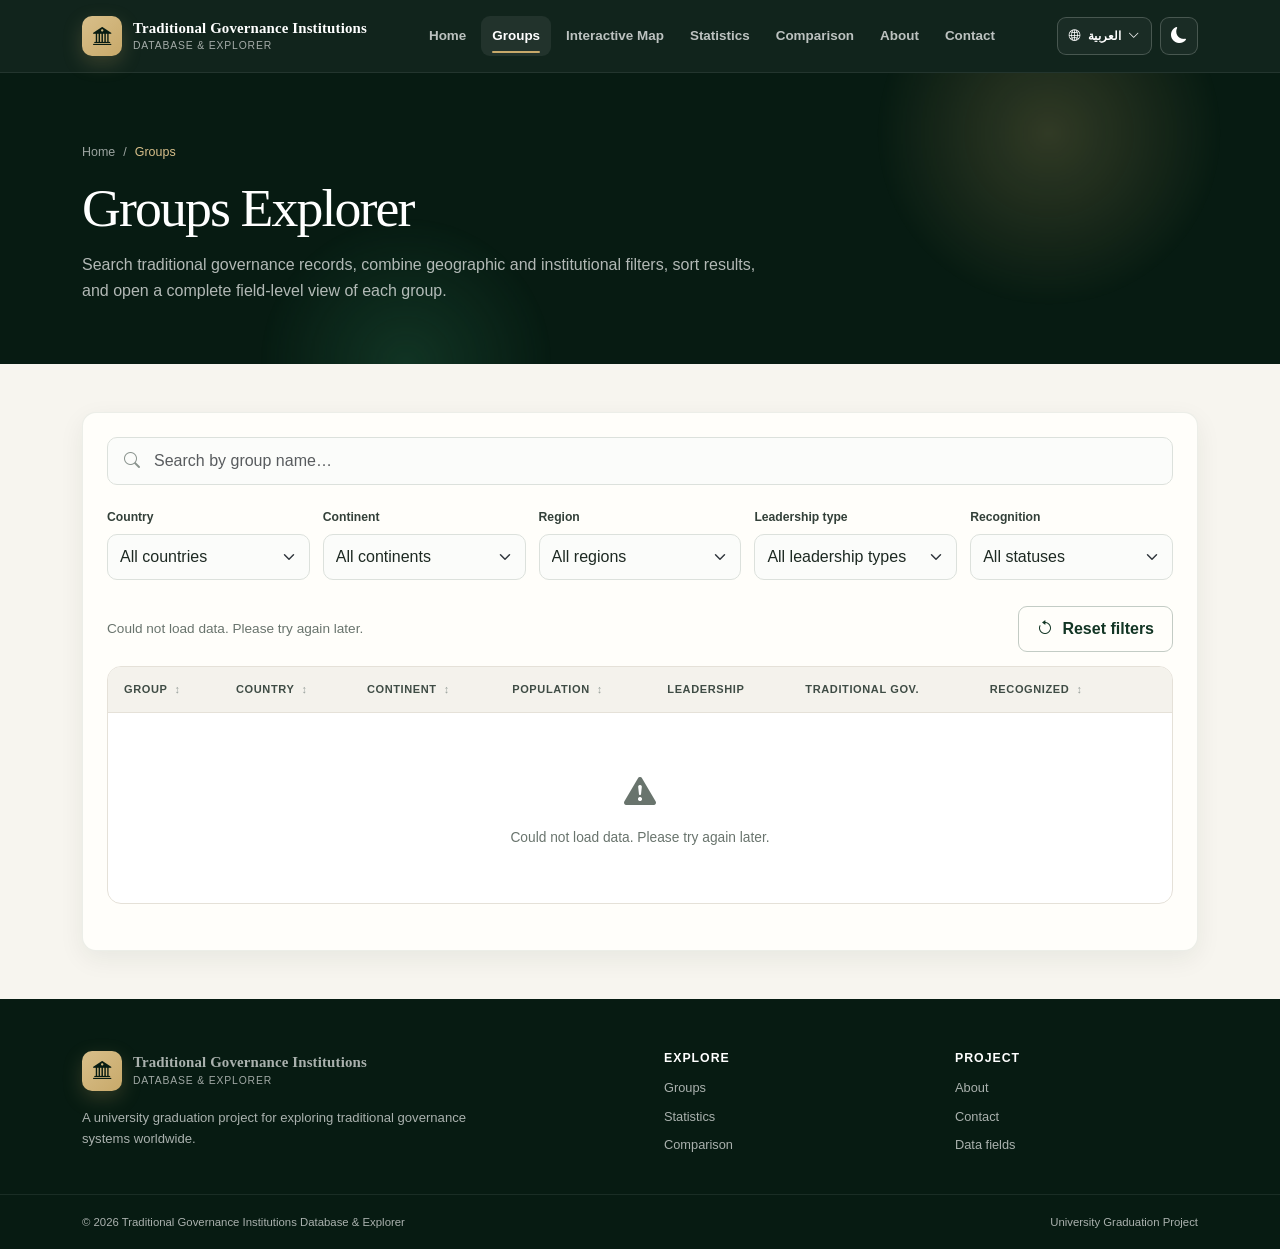
<file: groups.html>
<!doctype html>
<html class="preferences-pending" lang="en" dir="ltr">
<head>
  <meta charset="utf-8">
  <meta name="viewport" content="width=device-width, initial-scale=1">
  <meta name="theme-color" content="#0b3d2e">
  <link rel="icon" href="assets/icons/favicon.svg" type="image/svg+xml">
  <link rel="icon" href="assets/icons/favicon-32x32.png" type="image/png" sizes="32x32">
  <link rel="icon" href="assets/icons/favicon-16x16.png" type="image/png" sizes="16x16">
  <link rel="shortcut icon" href="assets/icons/favicon.ico">
  <link rel="apple-touch-icon" href="assets/icons/apple-touch-icon.png" sizes="180x180">
  <script src="js/preferences.js"></script>
  <meta name="description" content="Search and filter traditional government records.">
  <title>Groups Explorer | Traditional Governance Institutions</title>
  <link href="assets/vendor/bootstrap.min.css" rel="stylesheet">
  <link href="assets/vendor/bootstrap-icons.min.css" rel="stylesheet">
  <link href="css/style.css" rel="stylesheet">
</head>
<body class="is-loading" data-page="groups">
  <a class="skip-link" href="#main-content">Skip to main content</a>
  <div class="site-loader" id="siteLoader" aria-hidden="true"><div class="loader-mark"></div></div>
  <header class="site-header"><div class="container nav-shell">
    <a class="brand" href="index.html"><span class="brand-mark"><i class="bi bi-bank2"></i></span><span class="brand-copy"><strong>Traditional Governance Institutions</strong><small>Database &amp; Explorer</small></span></a>
    <button class="nav-toggle" id="navToggle" type="button" aria-expanded="false" aria-controls="navMenu" aria-label="Toggle navigation"><span></span><span></span><span></span></button>
    <nav aria-label="Primary navigation"><ul class="nav-menu" id="navMenu"><li><a class="nav-link" href="index.html">Home</a></li><li><a class="nav-link active" href="groups.html">Groups</a></li><li><a class="nav-link" href="index.html#distribution-map">Interactive Map</a></li><li><a class="nav-link" href="statistics.html">Statistics</a></li><li><a class="nav-link" href="comparison.html">Comparison</a></li><li><a class="nav-link" href="about.html">About</a></li><li><a class="nav-link" href="contact.html">Contact</a></li></ul></nav>
  </div></header>

  <main id="main-content">
    <section class="page-hero"><div class="container"><div class="breadcrumb-premium"><a href="index.html">Home</a><span>/</span><span>Groups</span></div><h1>Groups Explorer</h1><p>Search traditional governance records, combine geographic and institutional filters, sort results, and open a complete field-level view of each group.</p></div></section>

    <section class="section-space-sm">
      <div class="container">
        <div class="surface explorer-panel" data-reveal>
          <div class="search-wrap"><i class="bi bi-search"></i><input class="form-control" id="groupSearch" type="search" placeholder="Search by group name…" aria-label="Search by group name"></div>
          <div class="filter-grid" aria-label="Advanced filters">
            <div><label class="form-label" for="countryFilter">Country</label><select class="form-select" id="countryFilter"><option value="">All countries</option></select></div>
            <div><label class="form-label" for="continentFilter">Continent</label><select class="form-select" id="continentFilter"><option value="">All continents</option></select></div>
            <div><label class="form-label" for="regionFilter">Region</label><select class="form-select" id="regionFilter"><option value="">All regions</option></select></div>
            <div><label class="form-label" for="leadershipFilter">Leadership type</label><select class="form-select" id="leadershipFilter"><option value="">All leadership types</option><option value="King">King</option><option value="Chief">Chief</option><option value="Headman">Headman</option></select></div>
            <div><label class="form-label" for="recognitionFilter">Recognition</label><select class="form-select" id="recognitionFilter"><option value="">All statuses</option><option value="1">Formally recognized</option><option value="0">Not formally recognized</option><option value="missing">Not Available</option></select></div>
          </div>
          <div class="result-toolbar"><p class="result-count mb-0" id="resultsCount">Loading records…</p><button class="btn-premium btn-outline-premium" id="resetFilters" type="button"><i class="bi bi-arrow-counterclockwise"></i> Reset filters</button></div>
          <div class="table-shell" id="groupsTable">
            <div class="table-responsive"><table class="data-table"><thead><tr><th data-sort="GroupName" scope="col">Group</th><th data-sort="Country" scope="col">Country</th><th data-sort="Continent" scope="col">Continent</th><th data-sort="Population" scope="col">Population</th><th scope="col">Leadership</th><th scope="col">Traditional gov.</th><th data-sort="FormAckn" scope="col">Recognized</th><th scope="col"><span class="visually-hidden">Actions</span></th></tr></thead><tbody id="groupsTableBody"><tr><td colspan="8" class="empty-state">Loading records…</td></tr></tbody></table></div>
          </div>
          <nav class="pagination-premium" id="groupsPagination" aria-label="Groups table pagination"></nav>
        </div>
      </div>
    </section>
  </main>

  <dialog class="detail-dialog" id="groupDetailDialog" aria-labelledby="detailGroupName"><header class="dialog-head"><div><small id="detailGroupLocation">Location</small><h2 id="detailGroupName">Group details</h2></div><button class="dialog-close" id="closeGroupDialog" type="button" aria-label="Close details"><i class="bi bi-x-lg"></i></button></header><div class="dialog-body" id="detailContent"></div></dialog>

  <footer class="site-footer"><div class="footer-main"><div class="container"><div class="row g-5"><div class="col-lg-6"><a class="brand" href="index.html"><span class="brand-mark"><i class="bi bi-bank2"></i></span><span class="brand-copy"><strong>Traditional Governance Institutions</strong><small>Database &amp; Explorer</small></span></a><p class="footer-copy">A university graduation project for exploring traditional governance systems worldwide.</p></div><div class="col-6 col-lg-3"><h2 class="footer-title">Explore</h2><ul class="footer-links"><li><a href="groups.html">Groups</a></li><li><a href="statistics.html">Statistics</a></li><li><a href="comparison.html">Comparison</a></li></ul></div><div class="col-6 col-lg-3"><h2 class="footer-title">Project</h2><ul class="footer-links"><li><a href="about.html">About</a></li><li><a href="contact.html">Contact</a></li><li><a href="about.html#data-fields">Data fields</a></li></ul></div></div></div></div><div class="footer-bottom"><div class="container"><span>© 2026 Traditional Governance Institutions Database &amp; Explorer</span><span>University Graduation Project</span></div></div></footer>
  <a class="back-to-top" id="backToTop" href="#main-content" aria-label="Back to top"><i class="bi bi-arrow-up"></i></a>
  <script src="assets/vendor/bootstrap.bundle.min.js" defer></script>
  <script src="js/i18n.js?v=map-filter-1" defer></script>
  <script src="js/script.js?v=server-pagination-2" defer></script>
</body>
</html>
</file>
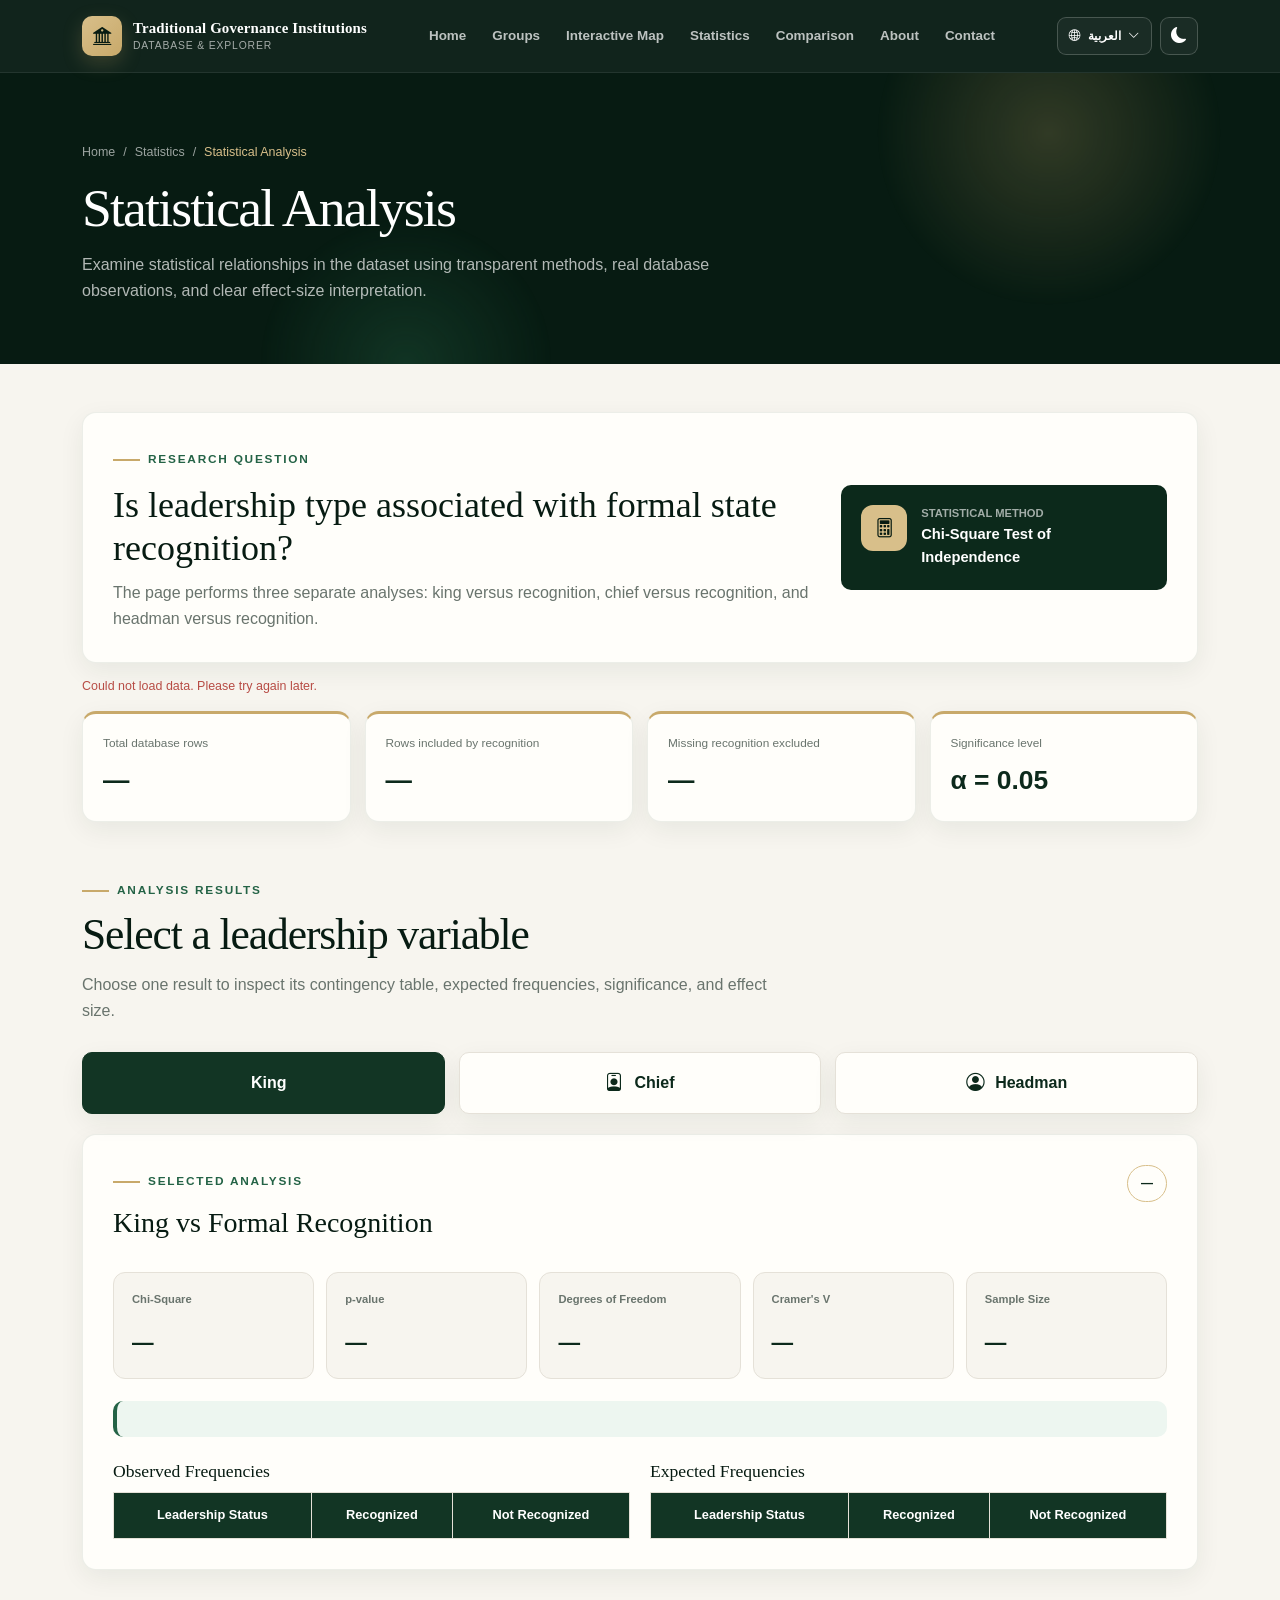
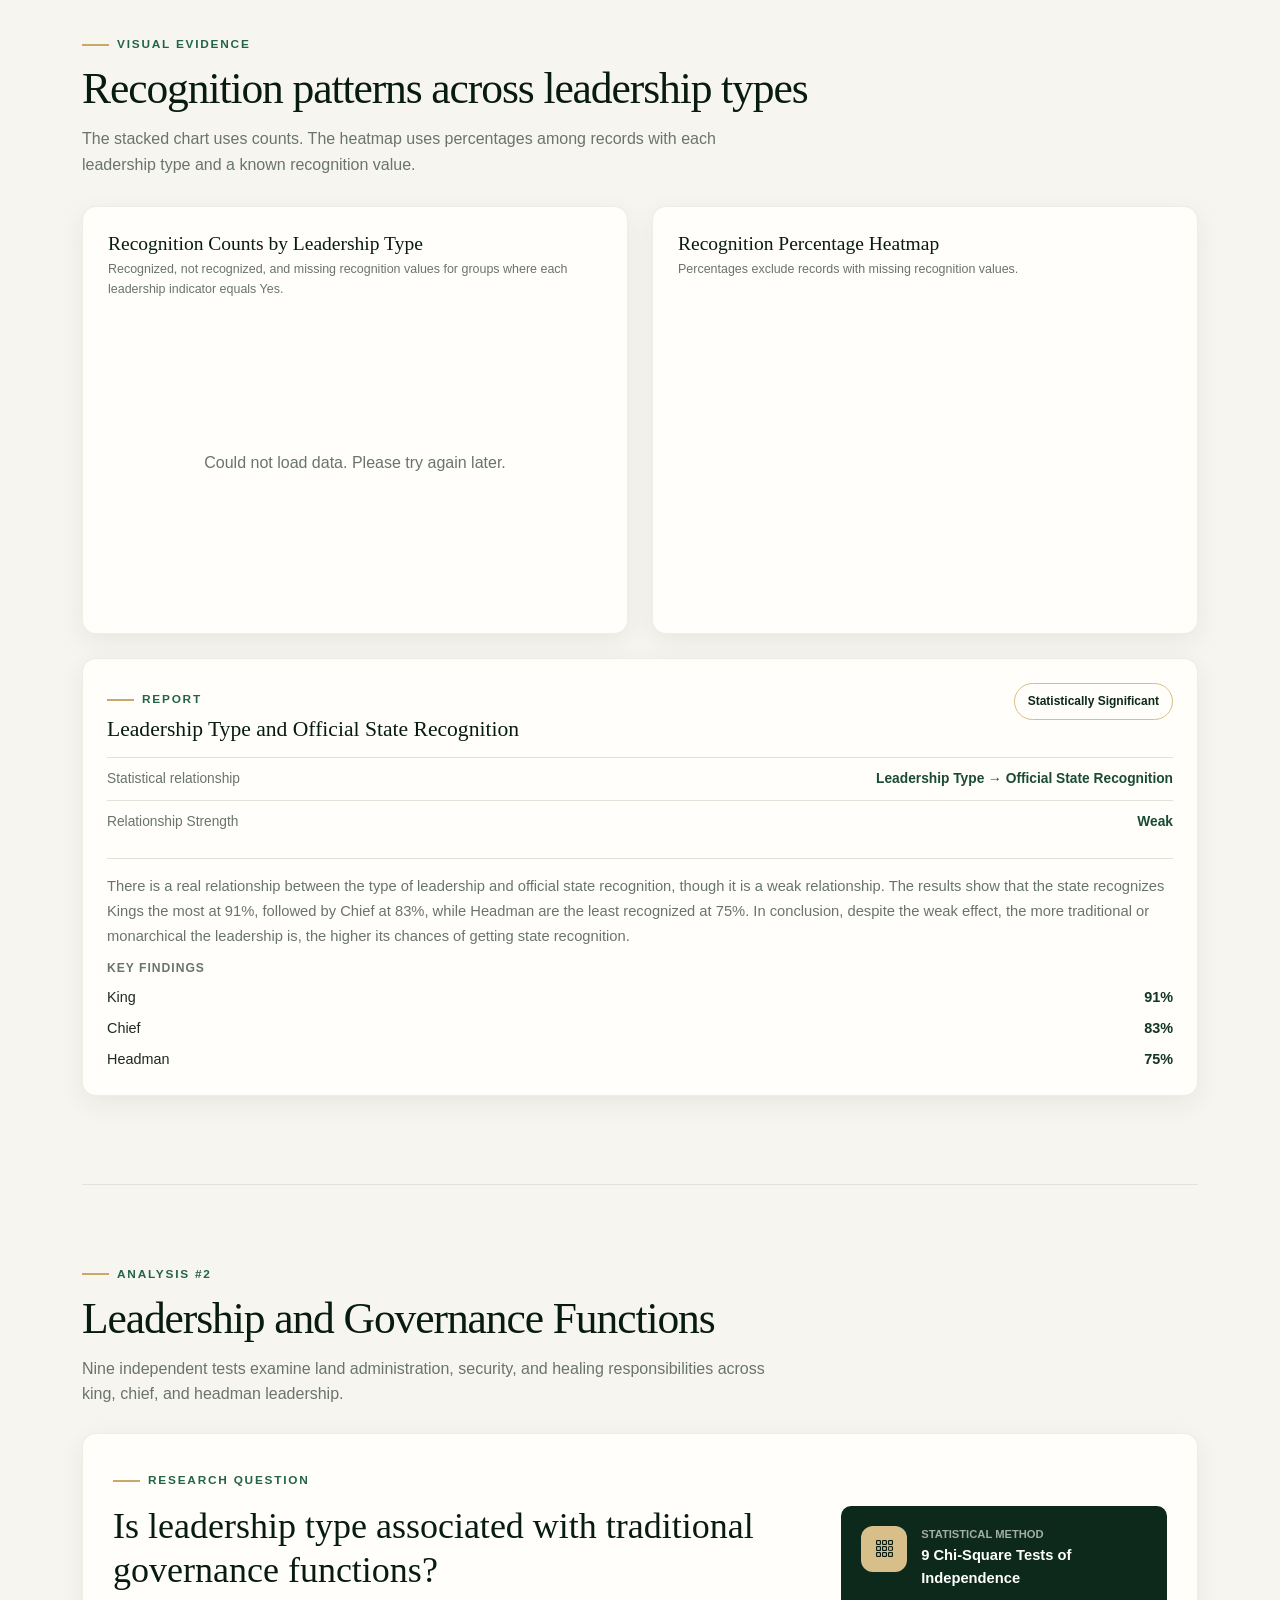
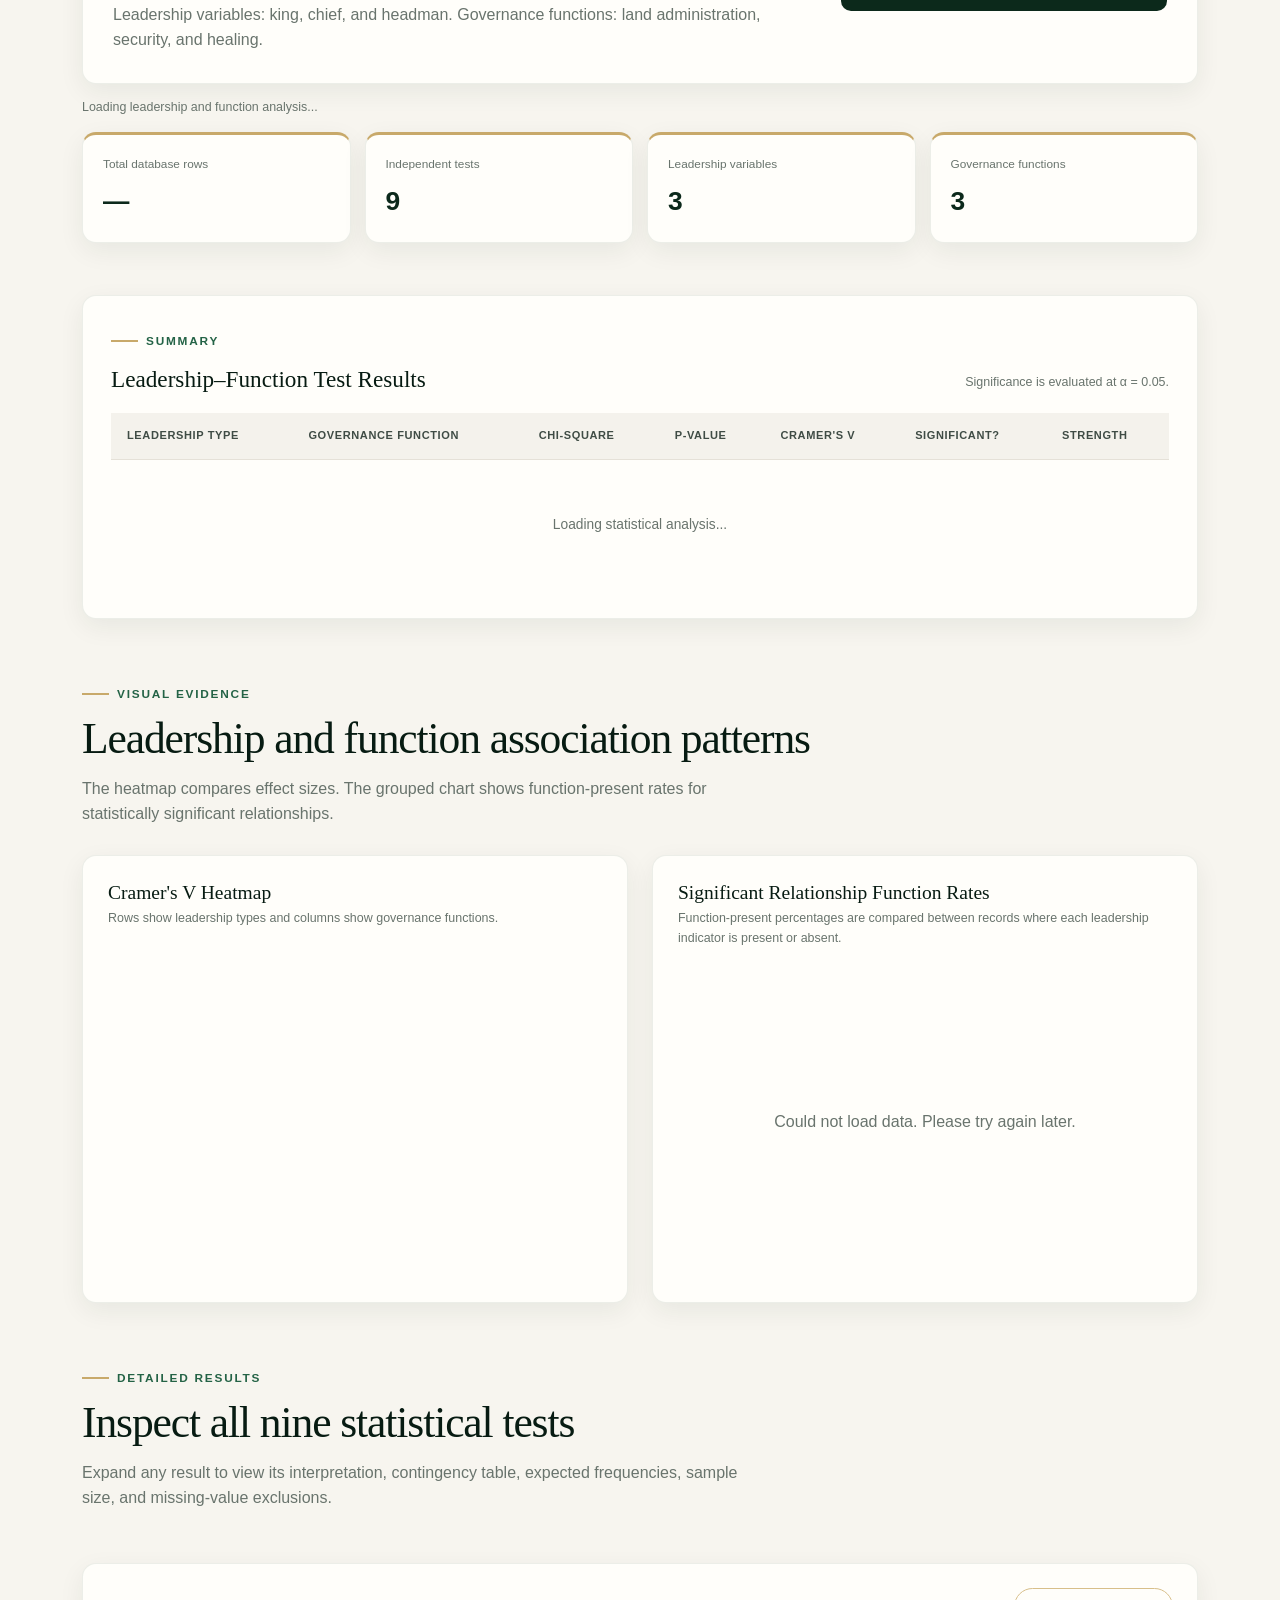
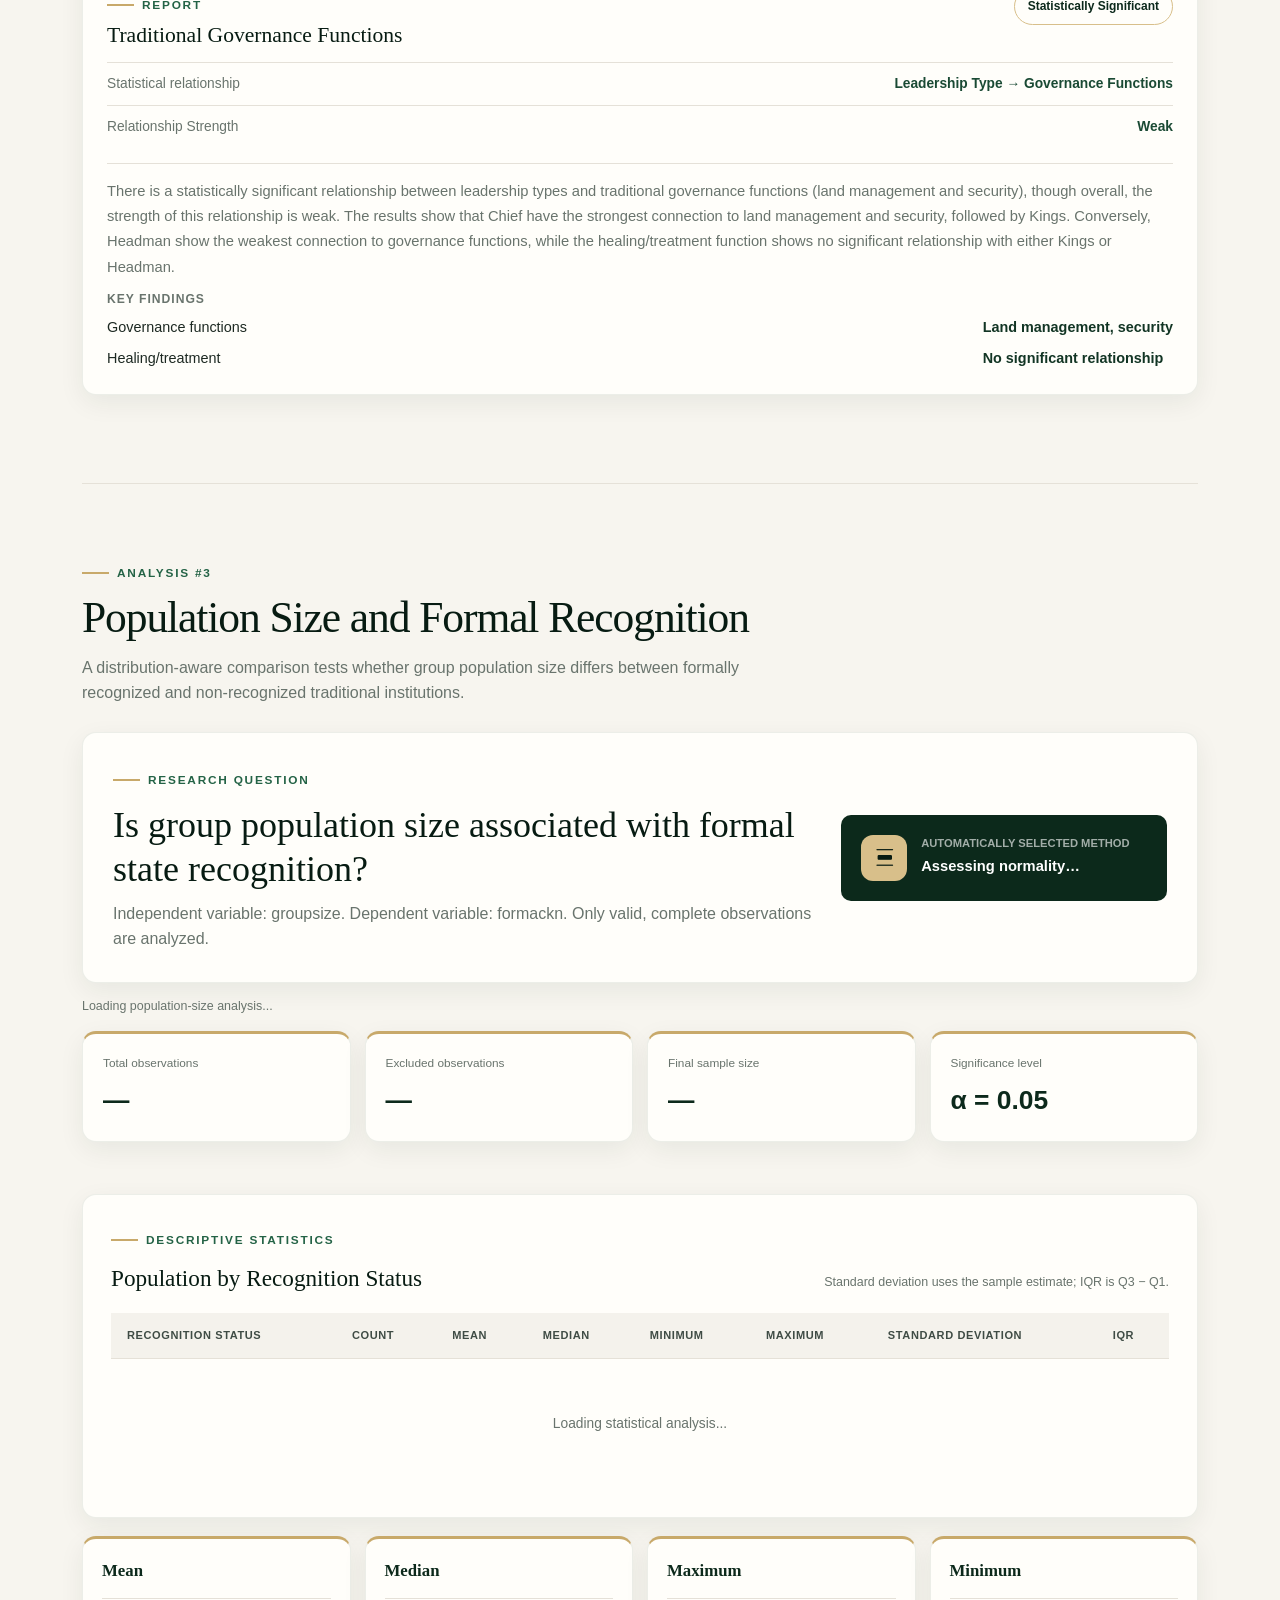
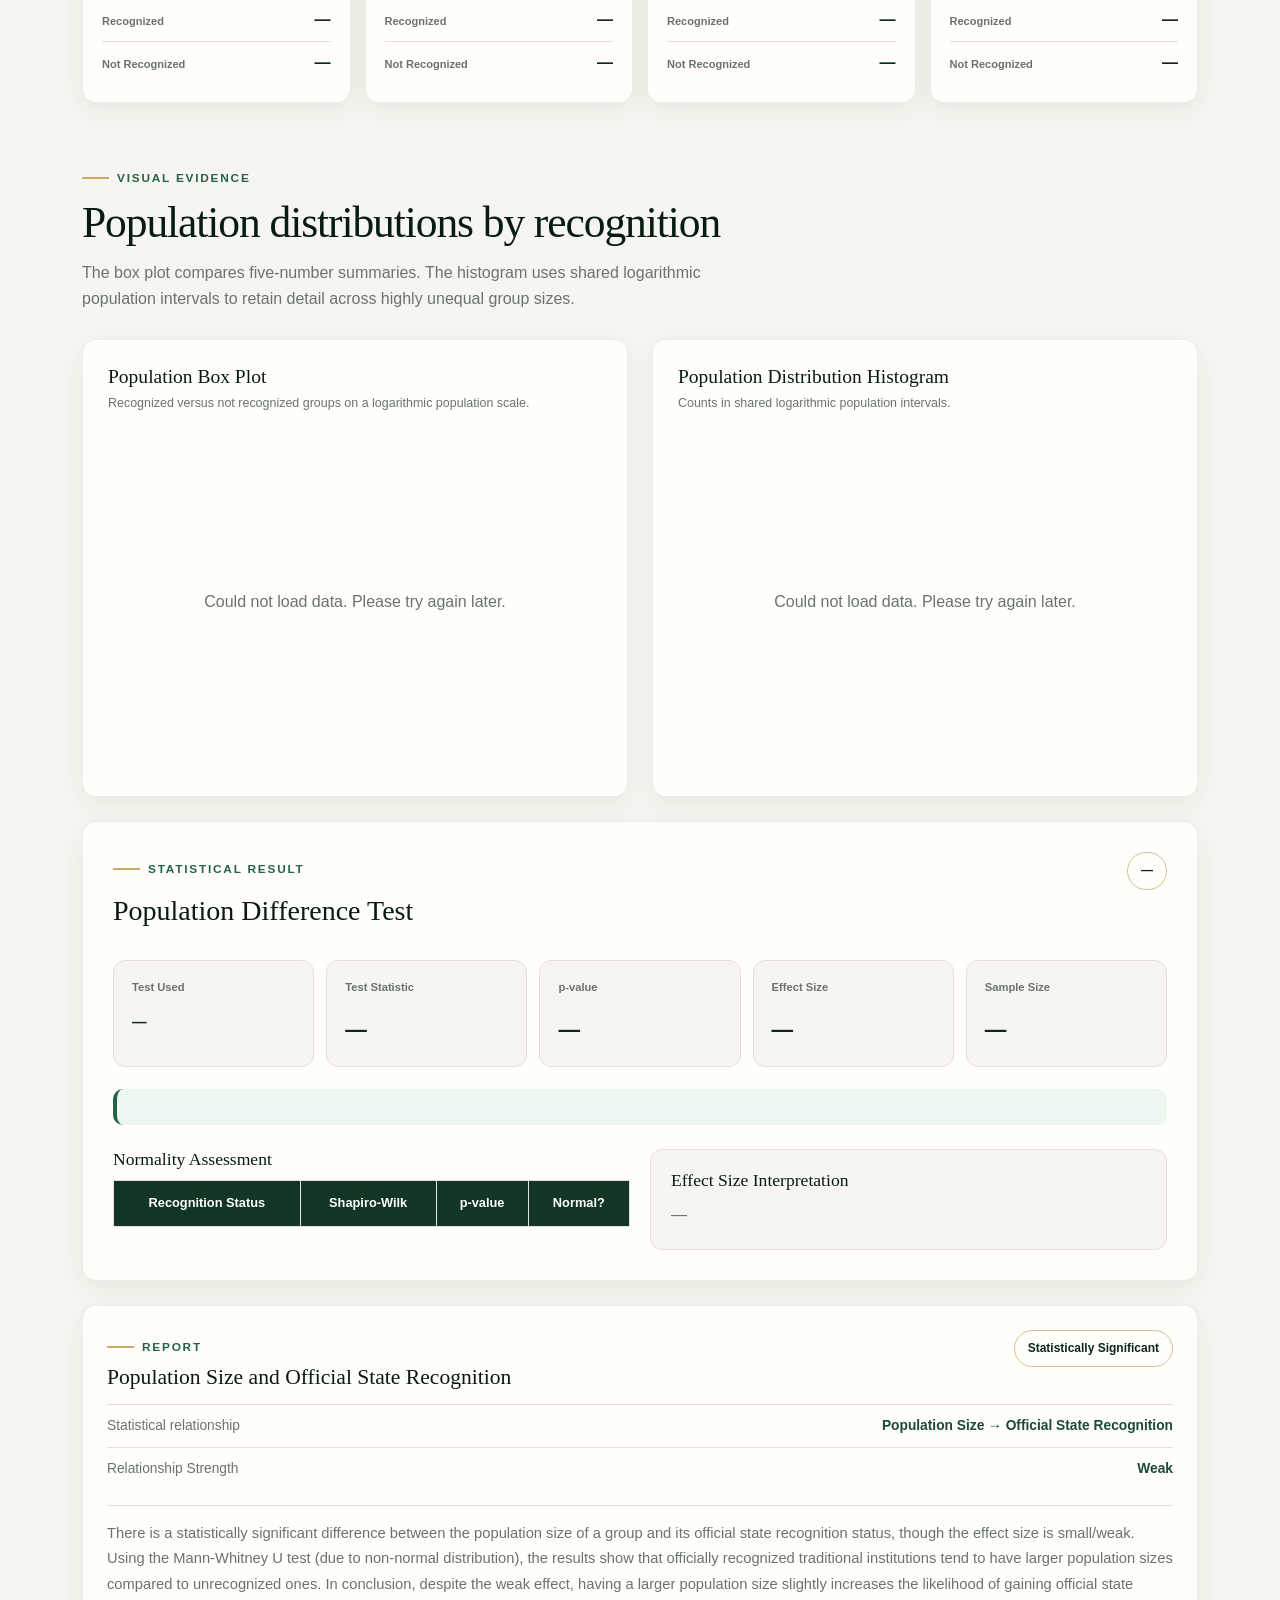
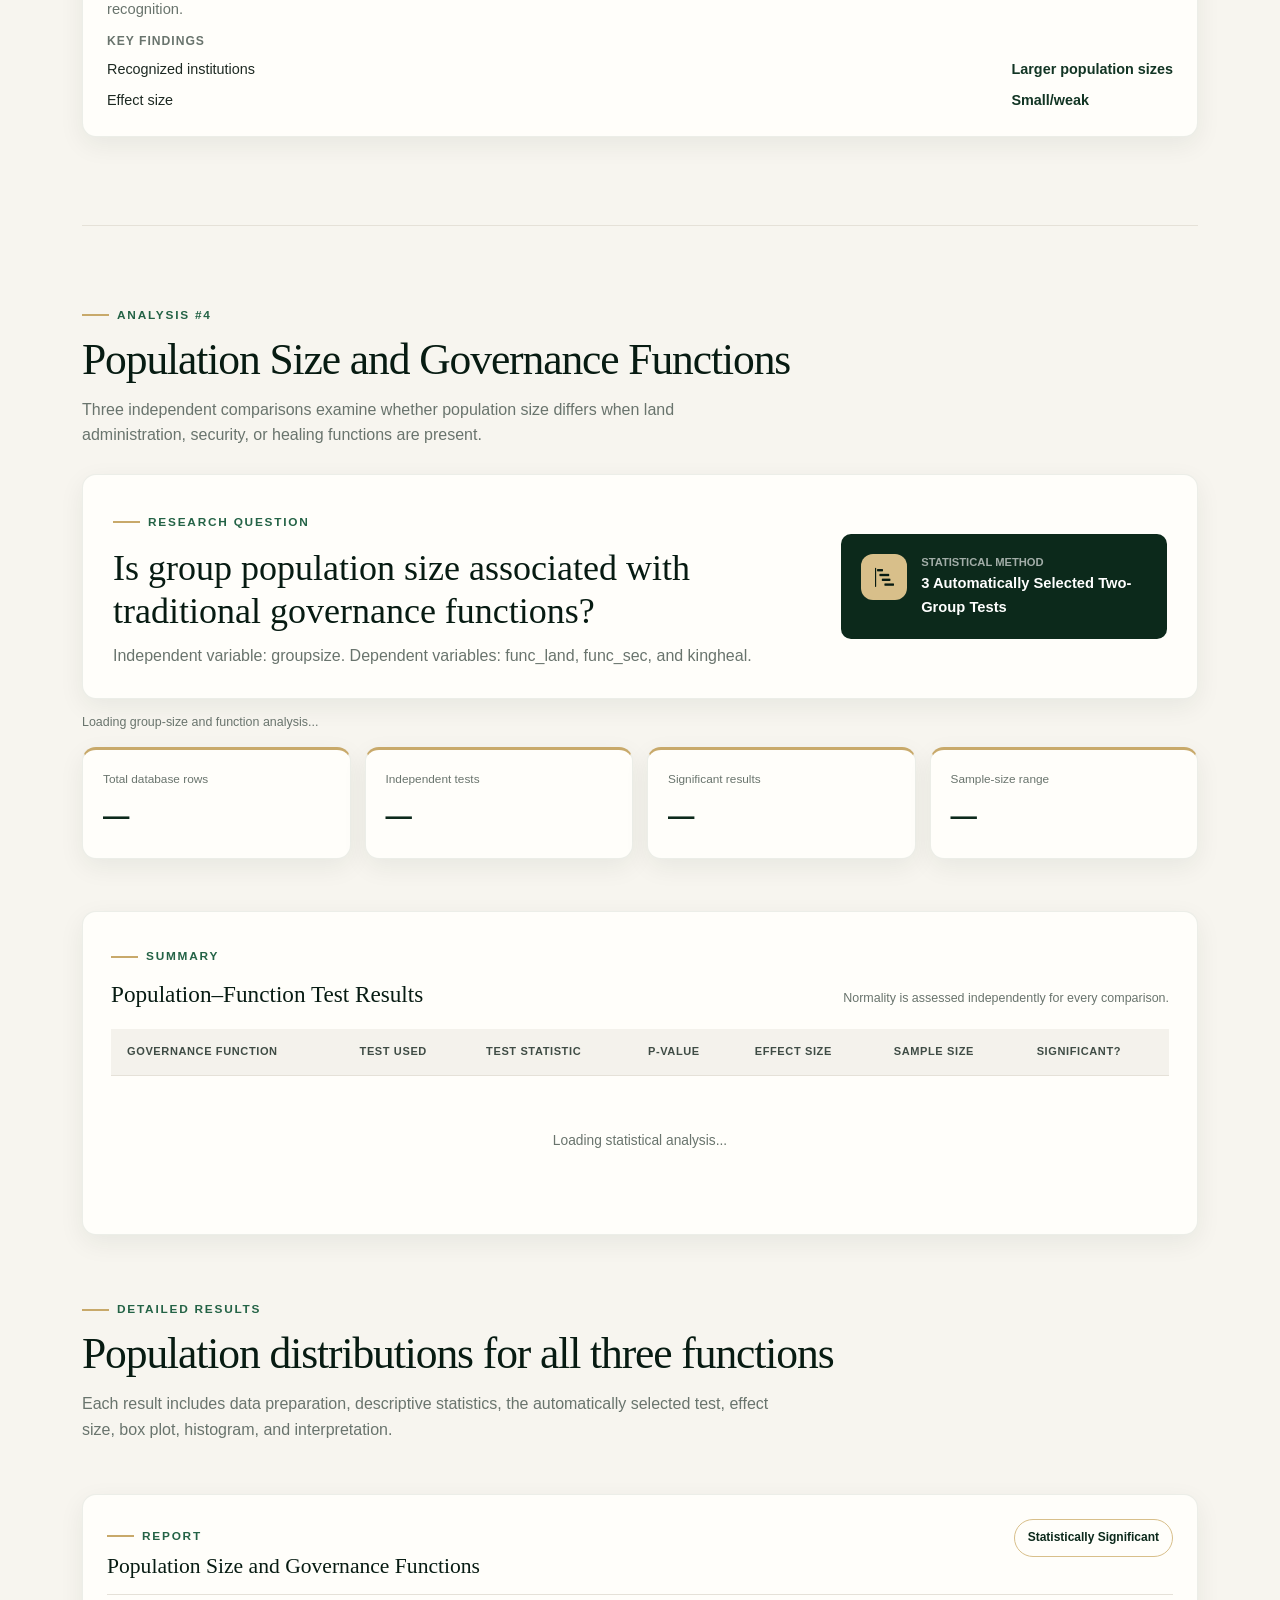
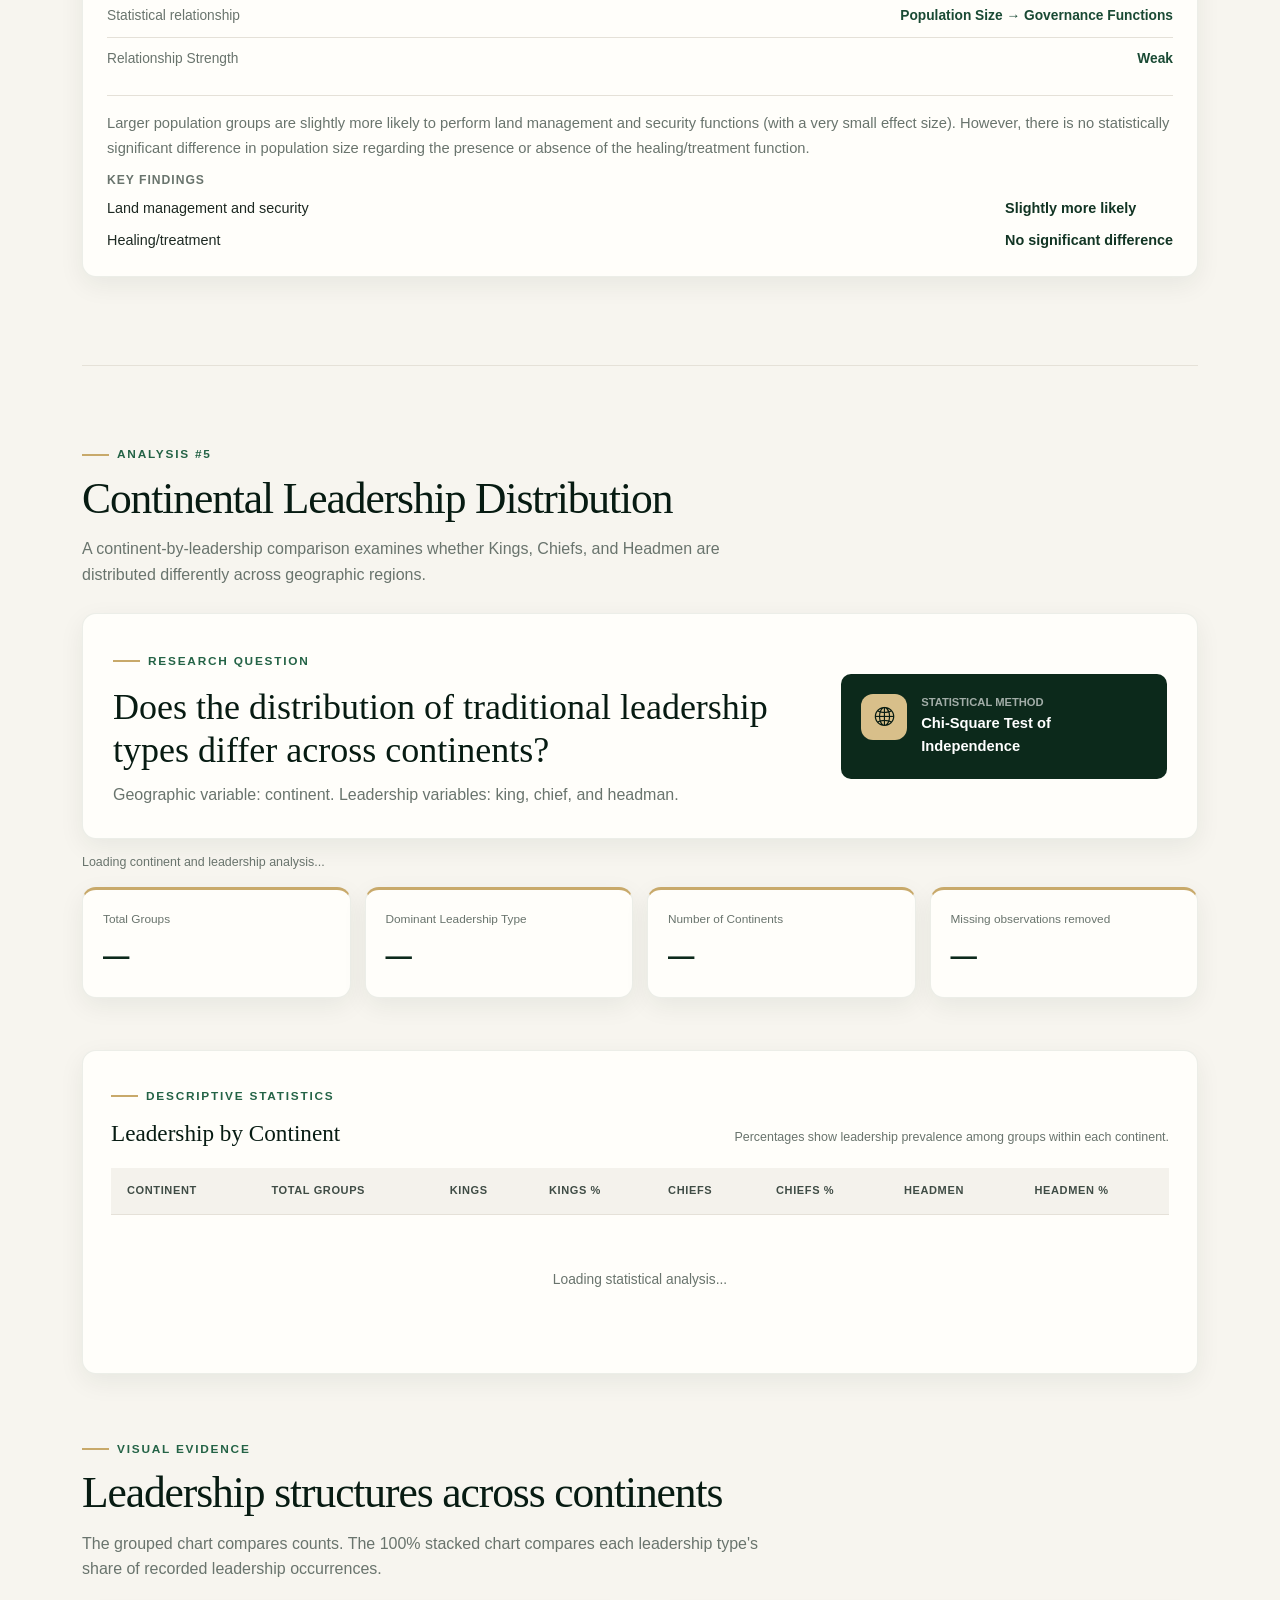
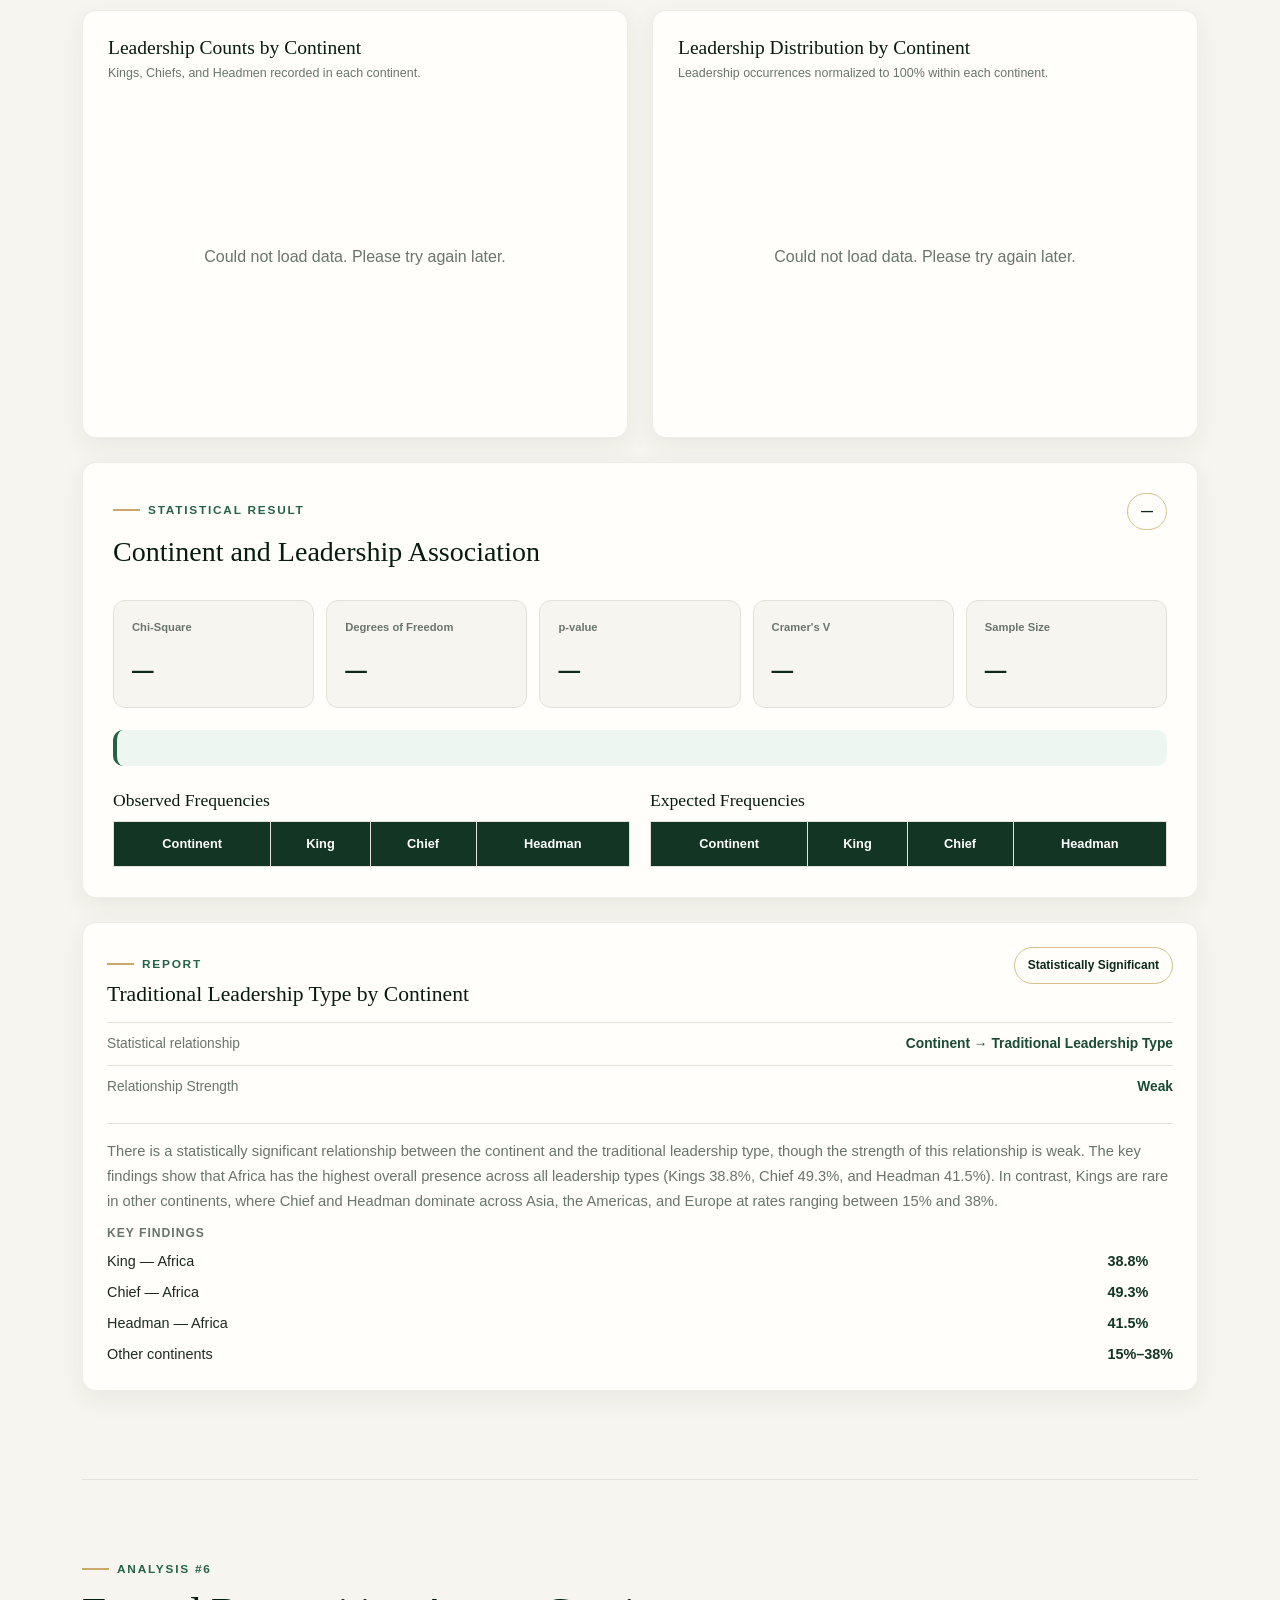
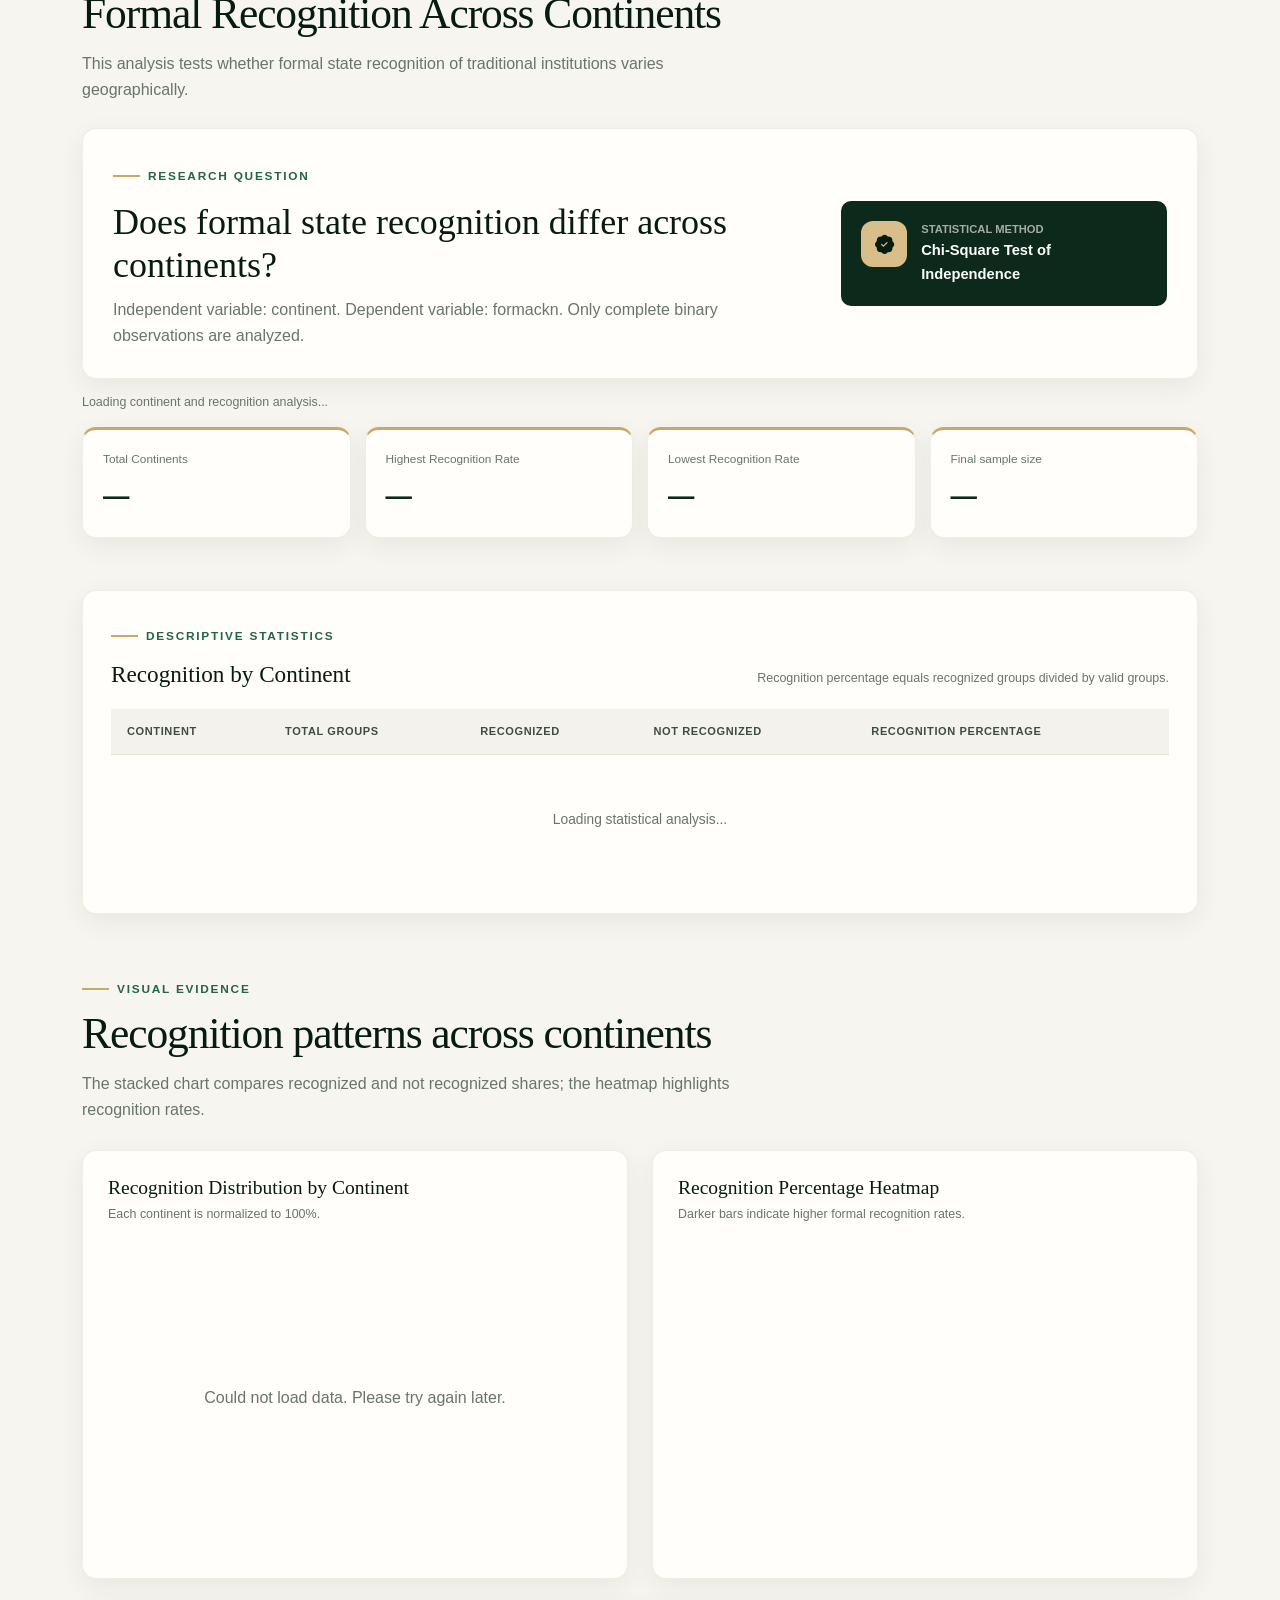
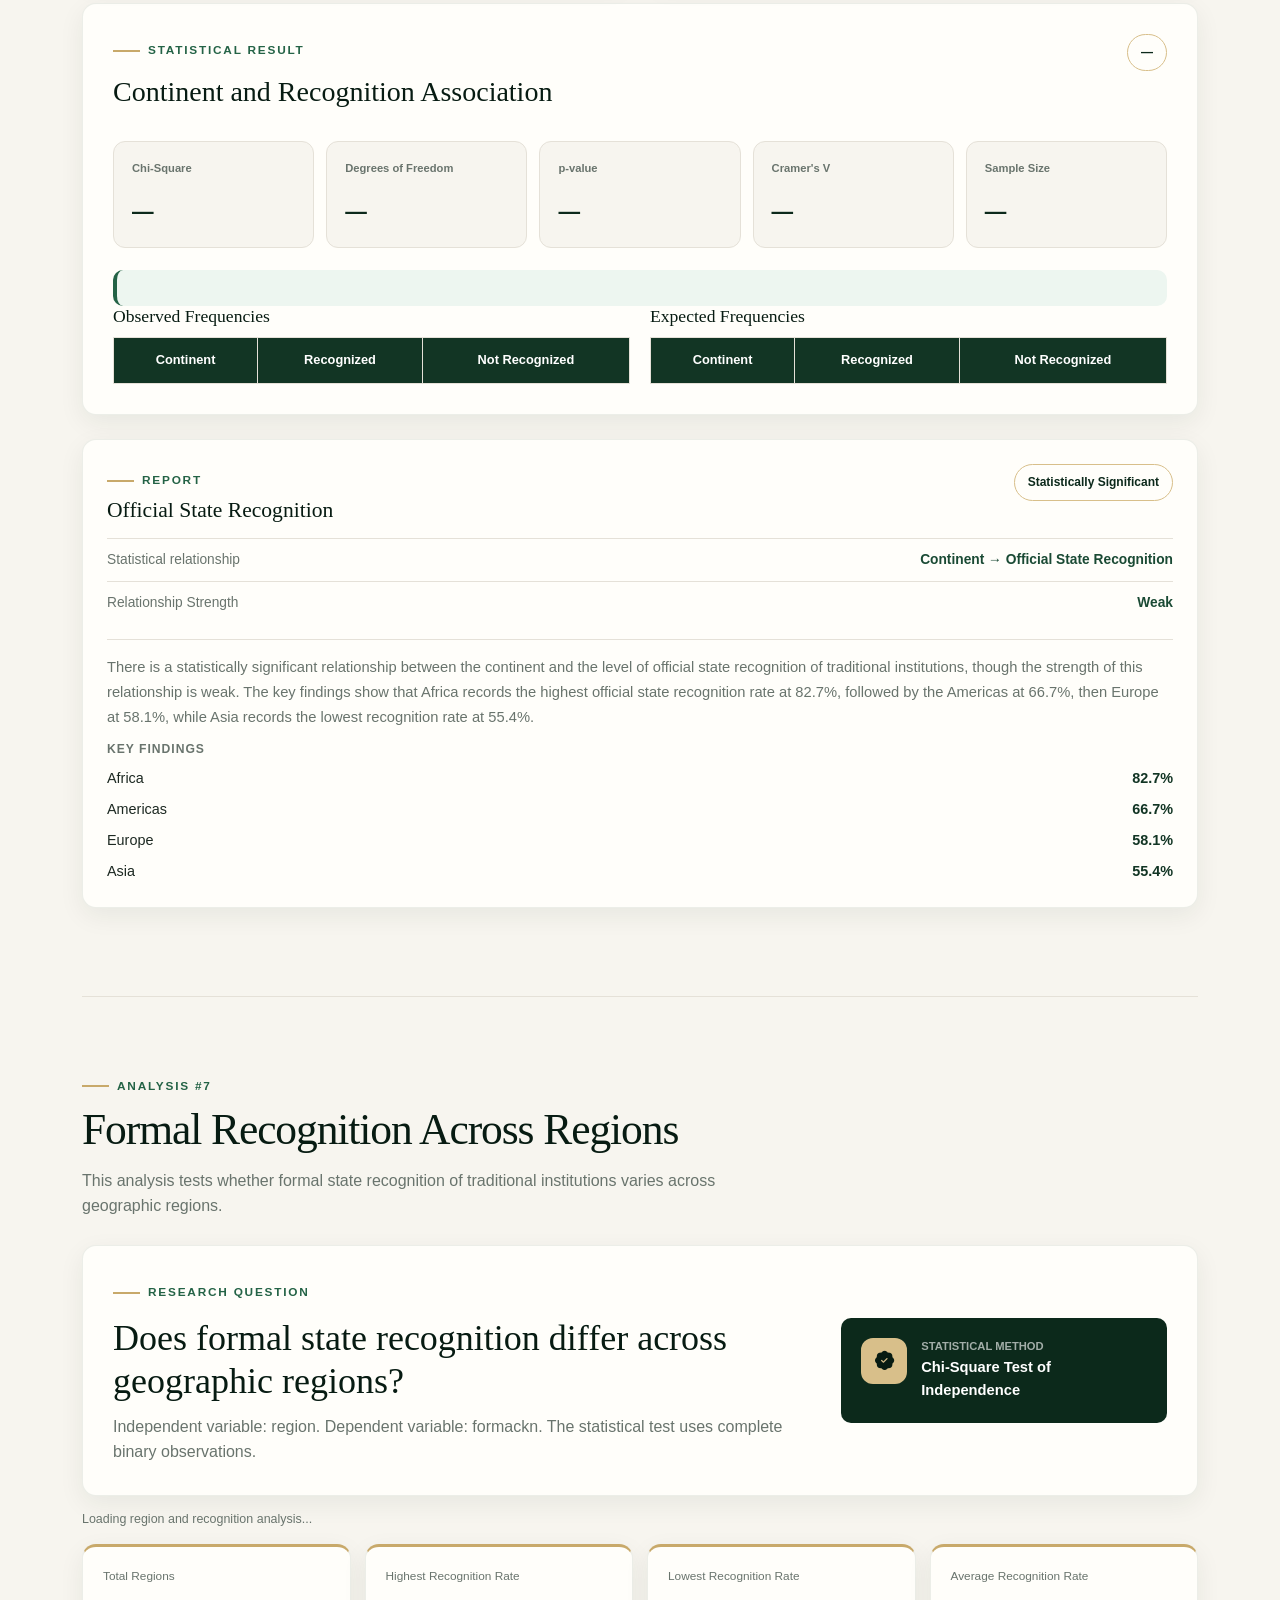
<file: statistics-analysis.html>
<!doctype html>
<html class="preferences-pending" lang="en" dir="ltr">
<head>
  <meta charset="utf-8">
  <meta name="viewport" content="width=device-width, initial-scale=1">
  <meta name="theme-color" content="#0b3d2e">
  <link rel="icon" href="assets/icons/favicon.svg" type="image/svg+xml">
  <link rel="icon" href="assets/icons/favicon-32x32.png" type="image/png" sizes="32x32">
  <link rel="icon" href="assets/icons/favicon-16x16.png" type="image/png" sizes="16x16">
  <link rel="shortcut icon" href="assets/icons/favicon.ico">
  <link rel="apple-touch-icon" href="assets/icons/apple-touch-icon.png" sizes="180x180">
  <script src="js/preferences.js"></script>
  <meta name="description" content="Inferential analysis of leadership, governance functions, population size, and formal state recognition in the traditional governance dataset.">
  <title>Statistical Analysis | Traditional Governance Institutions</title>
  <link href="assets/vendor/bootstrap.min.css" rel="stylesheet">
  <link href="assets/vendor/bootstrap-icons.min.css" rel="stylesheet">
  <link href="css/style.css" rel="stylesheet">

  <style id="inline-report-styles">
    .analysis-report-card { width: 100%; max-width: 100%; margin: 24px 0 0; padding: 24px; }
    .analysis-report-header { display: flex; align-items: flex-start; justify-content: space-between; gap: 18px; margin-bottom: 14px; }
    .analysis-report-header .section-kicker { margin-bottom: 8px; }
    .analysis-report-card h3 { margin: 0; color: var(--forest-950); font-family: Georgia, "Times New Roman", serif; font-size: 1.35rem; line-height: 1.2; }
    .analysis-report-relationship { display: flex; justify-content: space-between; gap: 18px; margin: 0; padding: 10px 0; border-top: 1px solid var(--line); color: var(--muted); font-size: .86rem; }
    .analysis-report-relationship strong { color: var(--forest-700); text-align: end; }
    .analysis-report-findings { margin-top: 15px; padding-top: 15px; border-top: 1px solid var(--line); }
    .analysis-report-findings h4 { margin: 0 0 10px; color: var(--muted); font-size: .76rem; font-weight: 800; letter-spacing: .08em; text-transform: uppercase; }
    .analysis-report-narrative { margin: 0 0 12px; color: var(--muted); font-size: .92rem; line-height: 1.7; }
    .analysis-report-rates { display: grid; grid-template-columns: minmax(0, 1fr) auto; gap: 8px 18px; align-items: center; font-size: .9rem; }
    .analysis-report-rates bdi { color: var(--forest-800); font-weight: 800; font-variant-numeric: tabular-nums; }
    @media (max-width: 767.98px) { .analysis-report-header, .analysis-report-relationship { align-items: flex-start; } .analysis-report-header { flex-direction: column; } .analysis-report-relationship { flex-direction: column; gap: 3px; } .analysis-report-relationship strong { text-align: start; } }
    html[dir="rtl"] .analysis-report-relationship strong { text-align: start; }
  </style>
</head>
<body class="is-loading" data-page="statistics-analysis">
  <a class="skip-link" href="#main-content">Skip to main content</a>
  <div class="site-loader" id="siteLoader" aria-hidden="true"><div class="loader-mark"></div></div>

  <header class="site-header">
    <div class="container nav-shell">
      <a class="brand" href="index.html"><span class="brand-mark"><i class="bi bi-bank2"></i></span><span class="brand-copy"><strong>Traditional Governance Institutions</strong><small>Database &amp; Explorer</small></span></a>
      <button class="nav-toggle" id="navToggle" type="button" aria-expanded="false" aria-controls="navMenu" aria-label="Toggle navigation"><span></span><span></span><span></span></button>
      <nav aria-label="Primary navigation"><ul class="nav-menu" id="navMenu"><li><a class="nav-link" href="index.html">Home</a></li><li><a class="nav-link" href="groups.html">Groups</a></li><li><a class="nav-link" href="index.html#distribution-map">Interactive Map</a></li><li><a class="nav-link active" href="statistics.html">Statistics</a></li><li><a class="nav-link" href="comparison.html">Comparison</a></li><li><a class="nav-link" href="about.html">About</a></li><li><a class="nav-link" href="contact.html">Contact</a></li></ul></nav>
    </div>
  </header>

  <main id="main-content">
    <section class="page-hero">
      <div class="container">
        <div class="breadcrumb-premium"><a href="index.html">Home</a><span>/</span><a href="statistics.html">Statistics</a><span>/</span><span>Statistical Analysis</span></div>
        <h1>Statistical Analysis</h1>
        <p>Examine statistical relationships in the dataset using transparent methods, real database observations, and clear effect-size interpretation.</p>
      </div>
    </section>

    <section class="section-space-sm">
      <div class="container">
        <section class="surface analysis-question-card" aria-labelledby="analysisQuestionTitle" data-reveal>
          <div>
            <span class="section-kicker">Research Question</span>
            <h2 id="analysisQuestionTitle">Is leadership type associated with formal state recognition?</h2>
            <p>The page performs three separate analyses: king versus recognition, chief versus recognition, and headman versus recognition.</p>
          </div>
          <div class="analysis-method-badge">
            <i class="bi bi-calculator" aria-hidden="true"></i>
            <span>Statistical Method</span>
            <strong>Chi-Square Test of Independence</strong>
          </div>
        </section>

        <p class="statistics-status analysis-status" id="analysisStatus" role="status" aria-live="polite">Loading statistical analysis...</p>

        <div class="analysis-quality-grid" aria-label="Analysis data quality summary" data-reveal>
          <article class="surface analysis-quality-card"><span>Total database rows</span><strong id="analysisTotalRows">—</strong></article>
          <article class="surface analysis-quality-card"><span>Rows included by recognition</span><strong id="analysisRecognitionRows">—</strong></article>
          <article class="surface analysis-quality-card"><span>Missing recognition excluded</span><strong id="analysisRecognitionMissing">—</strong></article>
          <article class="surface analysis-quality-card"><span>Significance level</span><strong>α = 0.05</strong></article>
        </div>

        <section class="analysis-selector-section" aria-labelledby="analysisSelectorTitle" data-reveal>
          <div class="section-heading-row">
            <div>
              <span class="section-kicker">Analysis Results</span>
              <h2 class="section-title" id="analysisSelectorTitle">Select a leadership variable</h2>
              <p class="section-intro">Choose one result to inspect its contingency table, expected frequencies, significance, and effect size.</p>
            </div>
          </div>
          <div class="analysis-selector-grid" role="group" aria-label="Leadership analysis selection">
            <button class="analysis-selector is-active" type="button" data-analysis-variable="king" aria-pressed="true"><i class="bi bi-crown" aria-hidden="true"></i><span>King</span></button>
            <button class="analysis-selector" type="button" data-analysis-variable="chief" aria-pressed="false"><i class="bi bi-person-badge" aria-hidden="true"></i><span>Chief</span></button>
            <button class="analysis-selector" type="button" data-analysis-variable="headman" aria-pressed="false"><i class="bi bi-person-circle" aria-hidden="true"></i><span>Headman</span></button>
          </div>
        </section>

        <section class="surface analysis-detail-card" id="analysisDetail" aria-labelledby="selectedAnalysisTitle" aria-busy="true" data-reveal>
          <div class="analysis-detail-heading">
            <div>
              <span class="section-kicker">Selected Analysis</span>
              <h2 id="selectedAnalysisTitle">King vs Formal Recognition</h2>
            </div>
            <span class="analysis-effect-badge" id="analysisEffectBadge">—</span>
          </div>

          <div class="analysis-metric-grid">
            <article class="analysis-metric"><span>Chi-Square</span><strong id="analysisChiSquare">—</strong></article>
            <article class="analysis-metric"><span>p-value</span><strong id="analysisPValue">—</strong></article>
            <article class="analysis-metric"><span>Degrees of Freedom</span><strong id="analysisDegreesFreedom">—</strong></article>
            <article class="analysis-metric"><span>Cramer's V</span><strong id="analysisCramersV">—</strong></article>
            <article class="analysis-metric"><span>Sample Size</span><strong id="analysisSampleSize">—</strong></article>
          </div>

          <div class="analysis-interpretation" id="analysisInterpretation" role="note"></div>
          <p class="analysis-missing-note" id="analysisMissingDetails"></p>

          <div class="analysis-table-grid">
            <article>
              <h3>Observed Frequencies</h3>
              <div class="table-responsive"><table class="analysis-table"><thead><tr><th scope="col">Leadership Status</th><th scope="col">Recognized</th><th scope="col">Not Recognized</th></tr></thead><tbody id="observedFrequencyBody"></tbody></table></div>
            </article>
            <article>
              <h3>Expected Frequencies</h3>
              <div class="table-responsive"><table class="analysis-table"><thead><tr><th scope="col">Leadership Status</th><th scope="col">Recognized</th><th scope="col">Not Recognized</th></tr></thead><tbody id="expectedFrequencyBody"></tbody></table></div>
            </article>
          </div>
        </section>

        <div class="section-heading-row analysis-visual-heading" data-reveal>
          <div>
            <span class="section-kicker">Visual Evidence</span>
            <h2 class="section-title">Recognition patterns across leadership types</h2>
            <p class="section-intro">The stacked chart uses counts. The heatmap uses percentages among records with each leadership type and a known recognition value.</p>
          </div>
        </div>

        <div class="analysis-chart-grid">
          <article class="surface chart-card" data-reveal>
            <h3>Recognition Counts by Leadership Type</h3>
            <p>Recognized, not recognized, and missing recognition values for groups where each leadership indicator equals Yes.</p>
            <div class="chart-wrap"><canvas id="leadershipRecognitionChart" aria-label="Stacked bar chart of recognition counts by leadership type" role="img"></canvas></div>
          </article>
          <article class="surface chart-card" data-reveal>
            <h3>Recognition Percentage Heatmap</h3>
            <p>Percentages exclude records with missing recognition values.</p>
            <div class="recognition-heatmap" id="recognitionHeatmap" role="table" aria-label="Recognition percentage heatmap"></div>
          </article>
        </div>

      
        <section class="surface analysis-report-card" aria-labelledby="report1Title" data-reveal><div class="analysis-report-header"><div><span class="section-kicker" data-i18n="Report">Report</span><h3 id="report1Title" data-i18n="Leadership Type and Official State Recognition">Leadership Type and Official State Recognition</h3></div><span class="analysis-effect-badge is-significant" data-i18n="Statistically Significant">Statistically Significant</span></div><p class="analysis-report-relationship"><span data-i18n="Statistical relationship">Statistical relationship</span><strong data-i18n="Leadership Type → Official State Recognition">Leadership Type → Official State Recognition</strong></p><p class="analysis-report-relationship"><span data-i18n="Relationship Strength">Relationship Strength</span><strong data-i18n="Weak">Weak</strong></p><div class="analysis-report-findings"><p class="analysis-report-narrative">There is a real relationship between the type of leadership and official state recognition, though it is a weak relationship. The results show that the state recognizes Kings the most at 91%, followed by Chief at 83%, while Headman are the least recognized at 75%. In conclusion, despite the weak effect, the more traditional or monarchical the leadership is, the higher its chances of getting state recognition.</p><h4 data-i18n="Key findings">Key findings</h4><div class="analysis-report-rates"><span>King</span><bdi dir="ltr">91%</bdi><span>Chief</span><bdi dir="ltr">83%</bdi><span>Headman</span><bdi dir="ltr">75%</bdi></div></div></section>

        <section class="analysis-module" id="leadership-functions-analysis" aria-labelledby="functionAnalysisTitle">
          <div class="section-heading-row analysis-module-heading" data-reveal>
            <div>
              <span class="section-kicker">Analysis #2</span>
              <h2 class="section-title" id="functionAnalysisTitle">Leadership and Governance Functions</h2>
              <p class="section-intro">Nine independent tests examine land administration, security, and healing responsibilities across king, chief, and headman leadership.</p>
            </div>
          </div>

          <section class="surface analysis-question-card" aria-labelledby="functionResearchQuestion" data-reveal>
            <div>
              <span class="section-kicker">Research Question</span>
              <h2 id="functionResearchQuestion">Is leadership type associated with traditional governance functions?</h2>
              <p>Leadership variables: king, chief, and headman. Governance functions: land administration, security, and healing.</p>
            </div>
            <div class="analysis-method-badge">
              <i class="bi bi-grid-3x3-gap" aria-hidden="true"></i>
              <span>Statistical Method</span>
              <strong>9 Chi-Square Tests of Independence</strong>
            </div>
          </section>

          <p class="statistics-status analysis-status" id="functionAnalysisStatus" role="status" aria-live="polite">Loading leadership and function analysis...</p>

          <div class="analysis-quality-grid" aria-label="Leadership and function analysis summary" data-reveal>
            <article class="surface analysis-quality-card"><span>Total database rows</span><strong id="functionAnalysisTotalRows">—</strong></article>
            <article class="surface analysis-quality-card"><span>Independent tests</span><strong>9</strong></article>
            <article class="surface analysis-quality-card"><span>Leadership variables</span><strong>3</strong></article>
            <article class="surface analysis-quality-card"><span>Governance functions</span><strong>3</strong></article>
          </div>

          <article class="surface analysis-summary-card" data-reveal>
            <div class="analysis-summary-heading">
              <div><span class="section-kicker">Summary</span><h3>Leadership–Function Test Results</h3></div>
              <p>Significance is evaluated at α = 0.05.</p>
            </div>
            <div class="table-responsive">
              <table class="data-table analysis-summary-table">
                <thead><tr><th scope="col">Leadership Type</th><th scope="col">Governance Function</th><th scope="col">Chi-Square</th><th scope="col">p-value</th><th scope="col">Cramer's V</th><th scope="col">Significant?</th><th scope="col">Strength</th></tr></thead>
                <tbody id="functionAnalysisSummaryBody"><tr><td colspan="7" class="empty-state">Loading statistical analysis...</td></tr></tbody>
              </table>
            </div>
          </article>

          <div class="section-heading-row analysis-visual-heading" data-reveal>
            <div><span class="section-kicker">Visual Evidence</span><h2 class="section-title">Leadership and function association patterns</h2><p class="section-intro">The heatmap compares effect sizes. The grouped chart shows function-present rates for statistically significant relationships.</p></div>
          </div>

          <div class="analysis-chart-grid">
            <article class="surface chart-card" data-reveal>
              <h3>Cramer's V Heatmap</h3>
              <p>Rows show leadership types and columns show governance functions.</p>
              <div class="function-effect-heatmap" id="functionEffectHeatmap" role="table" aria-label="Cramer's V heatmap for leadership and governance functions"></div>
            </article>
            <article class="surface chart-card" data-reveal>
              <h3>Significant Relationship Function Rates</h3>
              <p>Function-present percentages are compared between records where each leadership indicator is present or absent.</p>
              <div class="chart-wrap chart-wrap-analysis-wide"><canvas id="significantFunctionChart" aria-label="Grouped bar chart of significant leadership and governance function relationships" role="img"></canvas></div>
              <div class="chart-empty-state" id="significantFunctionChartEmpty" hidden>No statistically significant relationships were available to chart.</div>
            </article>
          </div>

          <div class="section-heading-row analysis-results-heading" data-reveal>
            <div><span class="section-kicker">Detailed Results</span><h2 class="section-title">Inspect all nine statistical tests</h2><p class="section-intro">Expand any result to view its interpretation, contingency table, expected frequencies, sample size, and missing-value exclusions.</p></div>
          </div>
          <div class="analysis-test-grid" id="functionAnalysisCards" aria-live="polite"></div>

          
        </section>
        <section class="surface analysis-report-card" aria-labelledby="report2Title" data-reveal><div class="analysis-report-header"><div><span class="section-kicker" data-i18n="Report">Report</span><h3 id="report2Title" data-i18n="Traditional Governance Functions">Traditional Governance Functions</h3></div><span class="analysis-effect-badge is-significant" data-i18n="Statistically Significant">Statistically Significant</span></div><p class="analysis-report-relationship"><span data-i18n="Statistical relationship">Statistical relationship</span><strong data-i18n="Leadership Type → Governance Functions">Leadership Type → Governance Functions</strong></p><p class="analysis-report-relationship"><span data-i18n="Relationship Strength">Relationship Strength</span><strong data-i18n="Weak">Weak</strong></p><div class="analysis-report-findings"><p class="analysis-report-narrative">There is a statistically significant relationship between leadership types and traditional governance functions (land management and security), though overall, the strength of this relationship is weak. The results show that Chief have the strongest connection to land management and security, followed by Kings. Conversely, Headman show the weakest connection to governance functions, while the healing/treatment function shows no significant relationship with either Kings or Headman.</p><h4 data-i18n="Key findings">Key findings</h4><div class="analysis-report-rates"><span data-i18n="Governance functions">Governance functions</span><bdi>Land management, security</bdi><span data-i18n="Healing/treatment">Healing/treatment</span><bdi data-i18n="No significant relationship">No significant relationship</bdi></div></div></section>

        <section class="analysis-module" id="groupsize-recognition-analysis" aria-labelledby="populationAnalysisTitle">
          <div class="section-heading-row analysis-module-heading" data-reveal>
            <div>
              <span class="section-kicker">Analysis #3</span>
              <h2 class="section-title" id="populationAnalysisTitle">Population Size and Formal Recognition</h2>
              <p class="section-intro">A distribution-aware comparison tests whether group population size differs between formally recognized and non-recognized traditional institutions.</p>
            </div>
          </div>

          <section class="surface analysis-question-card" aria-labelledby="populationResearchQuestion" data-reveal>
            <div>
              <span class="section-kicker">Research Question</span>
              <h2 id="populationResearchQuestion">Is group population size associated with formal state recognition?</h2>
              <p>Independent variable: groupsize. Dependent variable: formackn. Only valid, complete observations are analyzed.</p>
            </div>
            <div class="analysis-method-badge">
              <i class="bi bi-distribute-vertical" aria-hidden="true"></i>
              <span>Automatically Selected Method</span>
              <strong id="populationSelectedMethod">Assessing normality…</strong>
            </div>
          </section>

          <p class="statistics-status analysis-status" id="populationAnalysisStatus" role="status" aria-live="polite">Loading population-size analysis...</p>

          <div class="analysis-quality-grid" aria-label="Population analysis data preparation summary" data-reveal>
            <article class="surface analysis-quality-card"><span>Total observations</span><strong id="populationTotalObservations">—</strong></article>
            <article class="surface analysis-quality-card"><span>Excluded observations</span><strong id="populationExcludedObservations">—</strong></article>
            <article class="surface analysis-quality-card"><span>Final sample size</span><strong id="populationFinalSample">—</strong></article>
            <article class="surface analysis-quality-card"><span>Significance level</span><strong>α = 0.05</strong></article>
          </div>

          <article class="surface analysis-summary-card" data-reveal>
            <div class="analysis-summary-heading">
              <div><span class="section-kicker">Descriptive Statistics</span><h3>Population by Recognition Status</h3></div>
              <p>Standard deviation uses the sample estimate; IQR is Q3 − Q1.</p>
            </div>
            <div class="table-responsive">
              <table class="data-table analysis-summary-table population-description-table">
                <thead><tr><th scope="col">Recognition Status</th><th scope="col">Count</th><th scope="col">Mean</th><th scope="col">Median</th><th scope="col">Minimum</th><th scope="col">Maximum</th><th scope="col">Standard Deviation</th><th scope="col">IQR</th></tr></thead>
                <tbody id="populationDescriptionBody"><tr><td colspan="8" class="empty-state">Loading statistical analysis...</td></tr></tbody>
              </table>
            </div>
          </article>

          <div class="population-summary-grid" aria-label="Population descriptive summary cards" data-reveal>
            <article class="surface population-summary-card"><span>Mean</span><div><small>Recognized</small><strong id="populationMeanRecognized">—</strong></div><div><small>Not Recognized</small><strong id="populationMeanNotRecognized">—</strong></div></article>
            <article class="surface population-summary-card"><span>Median</span><div><small>Recognized</small><strong id="populationMedianRecognized">—</strong></div><div><small>Not Recognized</small><strong id="populationMedianNotRecognized">—</strong></div></article>
            <article class="surface population-summary-card"><span>Maximum</span><div><small>Recognized</small><strong id="populationMaximumRecognized">—</strong></div><div><small>Not Recognized</small><strong id="populationMaximumNotRecognized">—</strong></div></article>
            <article class="surface population-summary-card"><span>Minimum</span><div><small>Recognized</small><strong id="populationMinimumRecognized">—</strong></div><div><small>Not Recognized</small><strong id="populationMinimumNotRecognized">—</strong></div></article>
          </div>

          <div class="section-heading-row analysis-visual-heading" data-reveal>
            <div><span class="section-kicker">Visual Evidence</span><h2 class="section-title">Population distributions by recognition</h2><p class="section-intro">The box plot compares five-number summaries. The histogram uses shared logarithmic population intervals to retain detail across highly unequal group sizes.</p></div>
          </div>

          <div class="analysis-chart-grid">
            <article class="surface chart-card" data-reveal>
              <h3>Population Box Plot</h3>
              <p>Recognized versus not recognized groups on a logarithmic population scale.</p>
              <div class="chart-wrap chart-wrap-population"><canvas id="populationBoxPlot" aria-label="Box plot comparing population sizes by formal recognition" role="img"></canvas></div>
            </article>
            <article class="surface chart-card" data-reveal>
              <h3>Population Distribution Histogram</h3>
              <p>Counts in shared logarithmic population intervals.</p>
              <div class="chart-wrap chart-wrap-population"><canvas id="populationHistogram" aria-label="Histogram of population size by formal recognition" role="img"></canvas></div>
            </article>
          </div>

          <article class="surface analysis-detail-card population-result-card" aria-labelledby="populationResultTitle" data-reveal>
            <div class="analysis-detail-heading">
              <div><span class="section-kicker">Statistical Result</span><h2 id="populationResultTitle">Population Difference Test</h2></div>
              <span class="analysis-effect-badge" id="populationSignificanceBadge">—</span>
            </div>
            <div class="analysis-metric-grid">
              <article class="analysis-metric"><span>Test Used</span><strong id="populationTestUsed">—</strong></article>
              <article class="analysis-metric"><span>Test Statistic</span><strong id="populationTestStatistic">—</strong></article>
              <article class="analysis-metric"><span>p-value</span><strong id="populationPValue">—</strong></article>
              <article class="analysis-metric"><span>Effect Size</span><strong id="populationEffectSize">—</strong></article>
              <article class="analysis-metric"><span>Sample Size</span><strong id="populationSampleSize">—</strong></article>
            </div>
            <div class="analysis-interpretation" id="populationInterpretation" role="note"></div>
            <p class="analysis-missing-note" id="populationTestReason"></p>

            <div class="analysis-table-grid population-normality-grid">
              <article>
                <h3>Normality Assessment</h3>
                <div class="table-responsive"><table class="analysis-table"><thead><tr><th scope="col">Recognition Status</th><th scope="col">Shapiro-Wilk</th><th scope="col">p-value</th><th scope="col">Normal?</th></tr></thead><tbody id="populationNormalityBody"></tbody></table></div>
              </article>
              <article class="population-effect-explanation">
                <h3>Effect Size Interpretation</h3>
                <p id="populationEffectExplanation">—</p>
              </article>
            </div>
          </article>

         
        </section>
                <section class="surface analysis-report-card" aria-labelledby="report3Title" data-reveal><div class="analysis-report-header"><div><span class="section-kicker" data-i18n="Report">Report</span><h3 id="report3Title" data-i18n="Population Size and Official State Recognition">Population Size and Official State Recognition</h3></div><span class="analysis-effect-badge is-significant" data-i18n="Statistically Significant">Statistically Significant</span></div><p class="analysis-report-relationship"><span data-i18n="Statistical relationship">Statistical relationship</span><strong data-i18n="Population Size → Official State Recognition">Population Size → Official State Recognition</strong></p><p class="analysis-report-relationship"><span data-i18n="Relationship Strength">Relationship Strength</span><strong data-i18n="Weak">Weak</strong></p><div class="analysis-report-findings"><p class="analysis-report-narrative">There is a statistically significant difference between the population size of a group and its official state recognition status, though the effect size is small/weak. Using the Mann-Whitney U test (due to non-normal distribution), the results show that officially recognized traditional institutions tend to have larger population sizes compared to unrecognized ones. In conclusion, despite the weak effect, having a larger population size slightly increases the likelihood of gaining official state recognition.</p><h4 data-i18n="Key findings">Key findings</h4><div class="analysis-report-rates"><span data-i18n="Recognized institutions">Recognized institutions</span><bdi data-i18n="Larger population sizes">Larger population sizes</bdi><span data-i18n="Effect size">Effect size</span><bdi data-i18n="Small/weak">Small/weak</bdi></div></div></section>

        <section class="analysis-module" id="groupsize-functions-analysis" aria-labelledby="groupSizeFunctionsTitle">
          <div class="section-heading-row analysis-module-heading" data-reveal>
            <div>
              <span class="section-kicker">Analysis #4</span>
              <h2 class="section-title" id="groupSizeFunctionsTitle">Population Size and Governance Functions</h2>
              <p class="section-intro">Three independent comparisons examine whether population size differs when land administration, security, or healing functions are present.</p>
            </div>
          </div>

          <section class="surface analysis-question-card" aria-labelledby="groupSizeFunctionsQuestion" data-reveal>
            <div>
              <span class="section-kicker">Research Question</span>
              <h2 id="groupSizeFunctionsQuestion">Is group population size associated with traditional governance functions?</h2>
              <p>Independent variable: groupsize. Dependent variables: func_land, func_sec, and kingheal.</p>
            </div>
            <div class="analysis-method-badge">
              <i class="bi bi-bar-chart-steps" aria-hidden="true"></i>
              <span>Statistical Method</span>
              <strong>3 Automatically Selected Two-Group Tests</strong>
            </div>
          </section>

          <p class="statistics-status analysis-status" id="groupSizeFunctionsStatus" role="status" aria-live="polite">Loading group-size and function analysis...</p>

          <div class="analysis-quality-grid" aria-label="Group-size and function analysis summary" data-reveal>
            <article class="surface analysis-quality-card"><span>Total database rows</span><strong id="groupSizeFunctionsTotalRows">&mdash;</strong></article>
            <article class="surface analysis-quality-card"><span>Independent tests</span><strong id="groupSizeFunctionsTests">&mdash;</strong></article>
            <article class="surface analysis-quality-card"><span>Significant results</span><strong id="groupSizeFunctionsSignificant">&mdash;</strong></article>
            <article class="surface analysis-quality-card"><span>Sample-size range</span><strong id="groupSizeFunctionsSampleRange">&mdash;</strong></article>
          </div>

          <article class="surface analysis-summary-card" data-reveal>
            <div class="analysis-summary-heading">
              <div><span class="section-kicker">Summary</span><h3>Population&ndash;Function Test Results</h3></div>
              <p>Normality is assessed independently for every comparison.</p>
            </div>
            <div class="table-responsive">
              <table class="data-table analysis-summary-table">
                <thead><tr><th scope="col">Governance Function</th><th scope="col">Test Used</th><th scope="col">Test Statistic</th><th scope="col">p-value</th><th scope="col">Effect Size</th><th scope="col">Sample Size</th><th scope="col">Significant?</th></tr></thead>
                <tbody id="groupSizeFunctionsSummaryBody"><tr><td colspan="7" class="empty-state">Loading statistical analysis...</td></tr></tbody>
              </table>
            </div>
          </article>

          <div class="section-heading-row analysis-results-heading" data-reveal>
            <div>
              <span class="section-kicker">Detailed Results</span>
              <h2 class="section-title">Population distributions for all three functions</h2>
              <p class="section-intro">Each result includes data preparation, descriptive statistics, the automatically selected test, effect size, box plot, histogram, and interpretation.</p>
            </div>
          </div>
          <div class="groupsize-function-results" id="groupSizeFunctionCards" aria-live="polite"></div>

         
        </section>
                <section class="surface analysis-report-card" aria-labelledby="report4Title" data-reveal><div class="analysis-report-header"><div><span class="section-kicker" data-i18n="Report">Report</span><h3 id="report4Title" data-i18n="Population Size and Governance Functions">Population Size and Governance Functions</h3></div><span class="analysis-effect-badge is-significant" data-i18n="Statistically Significant">Statistically Significant</span></div><p class="analysis-report-relationship"><span data-i18n="Statistical relationship">Statistical relationship</span><strong data-i18n="Population Size → Governance Functions">Population Size → Governance Functions</strong></p><p class="analysis-report-relationship"><span data-i18n="Relationship Strength">Relationship Strength</span><strong data-i18n="Weak">Weak</strong></p><div class="analysis-report-findings"><p class="analysis-report-narrative">Larger population groups are slightly more likely to perform land management and security functions (with a very small effect size). However, there is no statistically significant difference in population size regarding the presence or absence of the healing/treatment function.</p><h4 data-i18n="Key findings">Key findings</h4><div class="analysis-report-rates"><span data-i18n="Land management and security">Land management and security</span><bdi data-i18n="Slightly more likely">Slightly more likely</bdi><span data-i18n="Healing/treatment">Healing/treatment</span><bdi data-i18n="No significant difference">No significant difference</bdi></div></div></section>

        <section class="analysis-module" id="continent-leadership-analysis" aria-labelledby="continentLeadershipTitle">
          <div class="section-heading-row analysis-module-heading" data-reveal>
            <div>
              <span class="section-kicker">Analysis #5</span>
              <h2 class="section-title" id="continentLeadershipTitle">Continental Leadership Distribution</h2>
              <p class="section-intro">A continent-by-leadership comparison examines whether Kings, Chiefs, and Headmen are distributed differently across geographic regions.</p>
            </div>
          </div>

          <section class="surface analysis-question-card" aria-labelledby="continentLeadershipQuestion" data-reveal>
            <div>
              <span class="section-kicker">Research Question</span>
              <h2 id="continentLeadershipQuestion">Does the distribution of traditional leadership types differ across continents?</h2>
              <p>Geographic variable: continent. Leadership variables: king, chief, and headman.</p>
            </div>
            <div class="analysis-method-badge">
              <i class="bi bi-globe2" aria-hidden="true"></i>
              <span>Statistical Method</span>
              <strong>Chi-Square Test of Independence</strong>
            </div>
          </section>

          <p class="statistics-status analysis-status" id="continentLeadershipStatus" role="status" aria-live="polite">Loading continent and leadership analysis...</p>

          <div class="analysis-quality-grid" aria-label="Continent and leadership analysis summary" data-reveal>
            <article class="surface analysis-quality-card"><span>Total Groups</span><strong id="continentLeadershipTotalGroups">&mdash;</strong></article>
            <article class="surface analysis-quality-card"><span>Dominant Leadership Type</span><strong id="continentLeadershipDominant">&mdash;</strong></article>
            <article class="surface analysis-quality-card"><span>Number of Continents</span><strong id="continentLeadershipContinents">&mdash;</strong></article>
            <article class="surface analysis-quality-card"><span>Missing observations removed</span><strong id="continentLeadershipMissing">&mdash;</strong></article>
          </div>

          <article class="surface analysis-summary-card" data-reveal>
            <div class="analysis-summary-heading">
              <div><span class="section-kicker">Descriptive Statistics</span><h3>Leadership by Continent</h3></div>
              <p>Percentages show leadership prevalence among groups within each continent.</p>
            </div>
            <div class="table-responsive">
              <table class="data-table analysis-summary-table continent-leadership-table">
                <thead><tr><th scope="col">Continent</th><th scope="col">Total Groups</th><th scope="col">Kings</th><th scope="col">Kings %</th><th scope="col">Chiefs</th><th scope="col">Chiefs %</th><th scope="col">Headmen</th><th scope="col">Headmen %</th></tr></thead>
                <tbody id="continentLeadershipDescriptionBody"><tr><td colspan="8" class="empty-state">Loading statistical analysis...</td></tr></tbody>
              </table>
            </div>
          </article>

          <div class="section-heading-row analysis-visual-heading" data-reveal>
            <div><span class="section-kicker">Visual Evidence</span><h2 class="section-title">Leadership structures across continents</h2><p class="section-intro">The grouped chart compares counts. The 100% stacked chart compares each leadership type's share of recorded leadership occurrences.</p></div>
          </div>
          <div class="analysis-chart-grid">
            <article class="surface chart-card" data-reveal>
              <h3>Leadership Counts by Continent</h3>
              <p>Kings, Chiefs, and Headmen recorded in each continent.</p>
              <div class="chart-wrap chart-wrap-analysis-wide"><canvas id="continentLeadershipGroupedChart" aria-label="Grouped bar chart of leadership types by continent" role="img"></canvas></div>
            </article>
            <article class="surface chart-card" data-reveal>
              <h3>Leadership Distribution by Continent</h3>
              <p>Leadership occurrences normalized to 100% within each continent.</p>
              <div class="chart-wrap chart-wrap-analysis-wide"><canvas id="continentLeadershipStackedChart" aria-label="One hundred percent stacked bar chart of leadership distribution by continent" role="img"></canvas></div>
            </article>
          </div>

          <article class="surface analysis-detail-card continent-leadership-result" aria-labelledby="continentLeadershipResultTitle" data-reveal>
            <div class="analysis-detail-heading">
              <div><span class="section-kicker">Statistical Result</span><h2 id="continentLeadershipResultTitle">Continent and Leadership Association</h2></div>
              <span class="analysis-effect-badge" id="continentLeadershipSignificance">&mdash;</span>
            </div>
            <div class="analysis-metric-grid">
              <article class="analysis-metric"><span>Chi-Square</span><strong id="continentLeadershipChiSquare">&mdash;</strong></article>
              <article class="analysis-metric"><span>Degrees of Freedom</span><strong id="continentLeadershipDf">&mdash;</strong></article>
              <article class="analysis-metric"><span>p-value</span><strong id="continentLeadershipPValue">&mdash;</strong></article>
              <article class="analysis-metric"><span>Cramer's V</span><strong id="continentLeadershipCramersV">&mdash;</strong></article>
              <article class="analysis-metric"><span>Sample Size</span><strong id="continentLeadershipSample">&mdash;</strong></article>
            </div>
            <div class="analysis-interpretation" id="continentLeadershipInterpretation" role="note"></div>
            <p class="analysis-missing-note" id="continentLeadershipMethodNote"></p>
            <div class="analysis-table-grid">
              <article>
                <h3>Observed Frequencies</h3>
                <div class="table-responsive"><table class="analysis-table"><thead><tr><th scope="col">Continent</th><th scope="col">King</th><th scope="col">Chief</th><th scope="col">Headman</th></tr></thead><tbody id="continentLeadershipObservedBody"></tbody></table></div>
              </article>
              <article>
                <h3>Expected Frequencies</h3>
                <div class="table-responsive"><table class="analysis-table"><thead><tr><th scope="col">Continent</th><th scope="col">King</th><th scope="col">Chief</th><th scope="col">Headman</th></tr></thead><tbody id="continentLeadershipExpectedBody"></tbody></table></div>
              </article>
            </div>
          </article>

        
                  <section class="surface analysis-report-card" aria-labelledby="report5Title" data-reveal><div class="analysis-report-header"><div><span class="section-kicker" data-i18n="Report">Report</span><h3 id="report5Title" data-i18n="Traditional Leadership Type by Continent">Traditional Leadership Type by Continent</h3></div><span class="analysis-effect-badge is-significant" data-i18n="Statistically Significant">Statistically Significant</span></div><p class="analysis-report-relationship"><span data-i18n="Statistical relationship">Statistical relationship</span><strong data-i18n="Continent → Traditional Leadership Type">Continent → Traditional Leadership Type</strong></p><p class="analysis-report-relationship"><span data-i18n="Relationship Strength">Relationship Strength</span><strong data-i18n="Weak">Weak</strong></p><div class="analysis-report-findings"><p class="analysis-report-narrative">There is a statistically significant relationship between the continent and the traditional leadership type, though the strength of this relationship is weak. The key findings show that Africa has the highest overall presence across all leadership types (Kings 38.8%, Chief 49.3%, and Headman 41.5%). In contrast, Kings are rare in other continents, where Chief and Headman dominate across Asia, the Americas, and Europe at rates ranging between 15% and 38%.</p><h4 data-i18n="Key findings">Key findings</h4><div class="analysis-report-rates"><span>King — Africa</span><bdi dir="ltr">38.8%</bdi><span>Chief — Africa</span><bdi dir="ltr">49.3%</bdi><span>Headman — Africa</span><bdi dir="ltr">41.5%</bdi><span>Other continents</span><bdi dir="ltr">15%–38%</bdi></div></div></section>

        <section class="analysis-module" id="continent-recognition-analysis" aria-labelledby="continentRecognitionTitle">
          <div class="section-heading-row analysis-module-heading" data-reveal>
            <div><span class="section-kicker">Analysis #6</span><h2 class="section-title" id="continentRecognitionTitle">Formal Recognition Across Continents</h2><p class="section-intro">This analysis tests whether formal state recognition of traditional institutions varies geographically.</p></div>
          </div>

          <section class="surface analysis-question-card" aria-labelledby="continentRecognitionQuestion" data-reveal>
            <div><span class="section-kicker">Research Question</span><h2 id="continentRecognitionQuestion">Does formal state recognition differ across continents?</h2><p>Independent variable: continent. Dependent variable: formackn. Only complete binary observations are analyzed.</p></div>
            <div class="analysis-method-badge"><i class="bi bi-patch-check-fill" aria-hidden="true"></i><span>Statistical Method</span><strong>Chi-Square Test of Independence</strong></div>
          </section>

          <p class="statistics-status analysis-status" id="continentRecognitionStatus" role="status" aria-live="polite">Loading continent and recognition analysis...</p>

          <div class="analysis-quality-grid continent-recognition-summary" aria-label="Continent recognition analysis summary" data-reveal>
            <article class="surface analysis-quality-card"><span>Total Continents</span><strong id="continentRecognitionContinents">&mdash;</strong></article>
            <article class="surface analysis-quality-card"><span>Highest Recognition Rate</span><strong id="continentRecognitionHighest">&mdash;</strong></article>
            <article class="surface analysis-quality-card"><span>Lowest Recognition Rate</span><strong id="continentRecognitionLowest">&mdash;</strong></article>
            <article class="surface analysis-quality-card"><span>Final sample size</span><strong id="continentRecognitionSample">&mdash;</strong></article>
          </div>

          <article class="surface analysis-summary-card" data-reveal>
            <div class="analysis-summary-heading"><div><span class="section-kicker">Descriptive Statistics</span><h3>Recognition by Continent</h3></div><p>Recognition percentage equals recognized groups divided by valid groups.</p></div>
            <div class="table-responsive"><table class="data-table analysis-summary-table continent-recognition-table"><thead><tr><th scope="col">Continent</th><th scope="col">Total Groups</th><th scope="col">Recognized</th><th scope="col">Not Recognized</th><th scope="col">Recognition Percentage</th></tr></thead><tbody id="continentRecognitionDescriptionBody"><tr><td colspan="5" class="empty-state">Loading statistical analysis...</td></tr></tbody></table></div>
          </article>

          <div class="section-heading-row analysis-visual-heading" data-reveal><div><span class="section-kicker">Visual Evidence</span><h2 class="section-title">Recognition patterns across continents</h2><p class="section-intro">The stacked chart compares recognized and not recognized shares; the heatmap highlights recognition rates.</p></div></div>
          <div class="analysis-chart-grid">
            <article class="surface chart-card" data-reveal><h3>Recognition Distribution by Continent</h3><p>Each continent is normalized to 100%.</p><div class="chart-wrap chart-wrap-analysis-wide"><canvas id="continentRecognitionStackedChart" aria-label="One hundred percent stacked bar chart of formal recognition by continent" role="img"></canvas></div></article>
            <article class="surface chart-card" data-reveal><h3>Recognition Percentage Heatmap</h3><p>Darker bars indicate higher formal recognition rates.</p><div class="continent-recognition-heatmap" id="continentRecognitionHeatmap" role="table" aria-label="Recognition percentages by continent"></div></article>
          </div>

          <article class="surface analysis-detail-card continent-recognition-result" aria-labelledby="continentRecognitionResultTitle" data-reveal>
            <div class="analysis-detail-heading"><div><span class="section-kicker">Statistical Result</span><h2 id="continentRecognitionResultTitle">Continent and Recognition Association</h2></div><span class="analysis-effect-badge" id="continentRecognitionSignificance">&mdash;</span></div>
            <div class="analysis-metric-grid">
              <article class="analysis-metric"><span>Chi-Square</span><strong id="continentRecognitionChiSquare">&mdash;</strong></article>
              <article class="analysis-metric"><span>Degrees of Freedom</span><strong id="continentRecognitionDf">&mdash;</strong></article>
              <article class="analysis-metric"><span>p-value</span><strong id="continentRecognitionPValue">&mdash;</strong></article>
              <article class="analysis-metric"><span>Cramer's V</span><strong id="continentRecognitionCramersV">&mdash;</strong></article>
              <article class="analysis-metric"><span>Sample Size</span><strong id="continentRecognitionTestSample">&mdash;</strong></article>
            </div>
            <div class="analysis-interpretation" id="continentRecognitionInterpretation" role="note"></div>
            <div class="analysis-table-grid">
              <article><h3>Observed Frequencies</h3><div class="table-responsive"><table class="analysis-table"><thead><tr><th scope="col">Continent</th><th scope="col">Recognized</th><th scope="col">Not Recognized</th></tr></thead><tbody id="continentRecognitionObservedBody"></tbody></table></div></article>
              <article><h3>Expected Frequencies</h3><div class="table-responsive"><table class="analysis-table"><thead><tr><th scope="col">Continent</th><th scope="col">Recognized</th><th scope="col">Not Recognized</th></tr></thead><tbody id="continentRecognitionExpectedBody"></tbody></table></div></article>
            </div>
          </article>

        
        <section class="surface analysis-report-card" aria-labelledby="report6Title" data-reveal><div class="analysis-report-header"><div><span class="section-kicker" data-i18n="Report">Report</span><h3 id="report6Title" data-i18n="Official State Recognition">Official State Recognition</h3></div><span class="analysis-effect-badge is-significant" data-i18n="Statistically Significant">Statistically Significant</span></div><p class="analysis-report-relationship"><span data-i18n="Statistical relationship">Statistical relationship</span><strong data-i18n="Continent → Official State Recognition">Continent → Official State Recognition</strong></p><p class="analysis-report-relationship"><span data-i18n="Relationship Strength">Relationship Strength</span><strong data-i18n="Weak">Weak</strong></p><div class="analysis-report-findings"><p class="analysis-report-narrative">There is a statistically significant relationship between the continent and the level of official state recognition of traditional institutions, though the strength of this relationship is weak. The key findings show that Africa records the highest official state recognition rate at 82.7%, followed by the Americas at 66.7%, then Europe at 58.1%, while Asia records the lowest recognition rate at 55.4%.</p><h4 data-i18n="Key findings">Key findings</h4><div class="analysis-report-rates"><span data-i18n="Africa">Africa</span><bdi dir="ltr">82.7%</bdi><span data-i18n="Americas">Americas</span><bdi dir="ltr">66.7%</bdi><span data-i18n="Europe">Europe</span><bdi dir="ltr">58.1%</bdi><span data-i18n="Asia">Asia</span><bdi dir="ltr">55.4%</bdi></div></div></section>

        <section class="analysis-module" id="region-recognition-analysis" aria-labelledby="regionRecognitionTitle">
          <div class="section-heading-row analysis-module-heading" data-reveal>
            <div><span class="section-kicker">Analysis #7</span><h2 class="section-title" id="regionRecognitionTitle">Formal Recognition Across Regions</h2><p class="section-intro">This analysis tests whether formal state recognition of traditional institutions varies across geographic regions.</p></div>
          </div>
          <section class="surface analysis-question-card" aria-labelledby="regionRecognitionQuestion" data-reveal>
            <div><span class="section-kicker">Research Question</span><h2 id="regionRecognitionQuestion">Does formal state recognition differ across geographic regions?</h2><p>Independent variable: region. Dependent variable: formackn. The statistical test uses complete binary observations.</p></div>
            <div class="analysis-method-badge"><i class="bi bi-patch-check-fill" aria-hidden="true"></i><span>Statistical Method</span><strong>Chi-Square Test of Independence</strong></div>
          </section>
          <p class="statistics-status analysis-status" id="regionRecognitionStatus" role="status" aria-live="polite">Loading region and recognition analysis...</p>
          <div class="analysis-quality-grid region-recognition-summary" aria-label="Region recognition analysis summary" data-reveal>
            <article class="surface analysis-quality-card"><span>Total Regions</span><strong id="regionRecognitionRegions">&mdash;</strong></article>
            <article class="surface analysis-quality-card"><span>Highest Recognition Rate</span><strong id="regionRecognitionHighest">&mdash;</strong></article>
            <article class="surface analysis-quality-card"><span>Lowest Recognition Rate</span><strong id="regionRecognitionLowest">&mdash;</strong></article>
            <article class="surface analysis-quality-card"><span>Average Recognition Rate</span><strong id="regionRecognitionAverage">&mdash;</strong></article>
          </div>
          <article class="surface analysis-summary-card" data-reveal>
            <div class="analysis-summary-heading"><div><span class="section-kicker">Descriptive Statistics</span><h3>Recognition by Region</h3></div><p>Recognition percentage uses records with a known binary recognition value; missing recognition remains visible as a data-quality count.</p></div>
            <div class="table-responsive"><table class="data-table analysis-summary-table region-recognition-table"><thead><tr><th scope="col">Region</th><th scope="col">Total Groups</th><th scope="col">Recognized</th><th scope="col">Not Recognized</th><th scope="col">Missing Recognition</th><th scope="col">Recognition Percentage</th></tr></thead><tbody id="regionRecognitionDescriptionBody"><tr><td colspan="6" class="empty-state">Loading statistical analysis...</td></tr></tbody></table></div>
          </article>
          <div class="section-heading-row analysis-visual-heading" data-reveal><div><span class="section-kicker">Visual Evidence</span><h2 class="section-title">Recognition patterns across regions</h2><p class="section-intro">The stacked chart shows recognized, not-recognized, and missing shares; the heatmap highlights recognition rates.</p></div></div>
          <div class="analysis-chart-grid">
            <article class="surface chart-card" data-reveal><h3>Recognition Distribution by Region</h3><p>Each region is normalized to 100%, including missing recognition values.</p><div class="chart-wrap chart-wrap-analysis-wide"><canvas id="regionRecognitionStackedChart" aria-label="One hundred percent stacked bar chart of formal recognition by region" role="img"></canvas></div></article>
            <article class="surface chart-card" data-reveal><h3>Recognition Percentage Heatmap</h3><p>Darker bars indicate higher formal recognition rates.</p><div class="continent-recognition-heatmap" id="regionRecognitionHeatmap" role="table" aria-label="Recognition percentages by region"></div></article>
          </div>
          <article class="surface analysis-detail-card region-recognition-result" aria-labelledby="regionRecognitionResultTitle" data-reveal>
            <div class="analysis-detail-heading"><div><span class="section-kicker">Statistical Result</span><h2 id="regionRecognitionResultTitle">Region and Recognition Association</h2></div><span class="analysis-effect-badge" id="regionRecognitionSignificance">&mdash;</span></div>
            <div class="analysis-metric-grid">
              <article class="analysis-metric"><span>Chi-Square</span><strong id="regionRecognitionChiSquare">&mdash;</strong></article>
              <article class="analysis-metric"><span>Degrees of Freedom</span><strong id="regionRecognitionDf">&mdash;</strong></article>
              <article class="analysis-metric"><span>p-value</span><strong id="regionRecognitionPValue">&mdash;</strong></article>
              <article class="analysis-metric"><span>Cramer's V</span><strong id="regionRecognitionCramersV">&mdash;</strong></article>
              <article class="analysis-metric"><span>Sample Size</span><strong id="regionRecognitionTestSample">&mdash;</strong></article>
            </div>
            <div class="analysis-interpretation" id="regionRecognitionInterpretation" role="note"></div>
            <div class="analysis-table-grid">
              <article><h3>Observed Frequencies</h3><div class="table-responsive"><table class="analysis-table"><thead><tr><th scope="col">Region</th><th scope="col">Recognized</th><th scope="col">Not Recognized</th></tr></thead><tbody id="regionRecognitionObservedBody"></tbody></table></div></article>
              <article><h3>Expected Frequencies</h3><div class="table-responsive"><table class="analysis-table"><thead><tr><th scope="col">Region</th><th scope="col">Recognized</th><th scope="col">Not Recognized</th></tr></thead><tbody id="regionRecognitionExpectedBody"></tbody></table></div></article>
            </div>
          </article>
        
        <section class="surface analysis-report-card" aria-labelledby="report7Title" data-reveal><div class="analysis-report-header"><div><span class="section-kicker" data-i18n="Report">Report</span><h3 id="report7Title" data-i18n="Geographic Region Recognition">Geographic Region Recognition</h3></div><span class="analysis-effect-badge is-significant" data-i18n="Statistically Significant">Statistically Significant</span></div><p class="analysis-report-relationship"><span data-i18n="Statistical relationship">Statistical relationship</span><strong data-i18n="Geographic Region → Official State Recognition">Geographic Region → Official State Recognition</strong></p><p class="analysis-report-relationship"><span data-i18n="Relationship Strength">Relationship Strength</span><strong data-i18n="Moderate">Moderate</strong></p><div class="analysis-report-findings"><p class="analysis-report-narrative">There is a statistically significant relationship between the geographic region and the level of official state recognition of traditional institutions, with a moderate correlation strength. The key findings show that the Middle East and North Africa region records the highest official recognition rate at 91.3%, followed by North America at 84.2%, then Sub-Saharan Africa at 82.4%, while South Asia records the lowest recognition rate at 40.4%.</p><h4 data-i18n="Key findings">Key findings</h4><div class="analysis-report-rates"><span data-i18n="Middle East & North Africa">Middle East &amp; North Africa</span><bdi dir="ltr">91.3%</bdi><span data-i18n="North America">North America</span><bdi dir="ltr">84.2%</bdi><span data-i18n="Sub-Saharan Africa">Sub-Saharan Africa</span><bdi dir="ltr">82.4%</bdi><span data-i18n="South Asia">South Asia</span><bdi dir="ltr">40.4%</bdi></div></div></section>

        <section class="analysis-module" id="dynamic-analysis-engine" aria-labelledby="dynamicAnalysisTitle">
          <div class="section-heading-row analysis-module-heading" data-reveal>
            <div><span class="section-kicker">Analysis #8</span><h2 class="section-title" id="dynamicAnalysisTitle">Interactive Statistical Analysis Engine</h2><p class="section-intro">Select any two compatible dataset variables. The system prepares complete cases, selects the statistical method, and generates an appropriate visualization automatically.</p></div>
          </div>

          <section class="surface dynamic-analysis-controls" id="dynamicEngineControls" aria-labelledby="dynamicControlsTitle" data-reveal>
            <div class="analysis-summary-heading"><div><span class="section-kicker">Research Controls</span><h3 id="dynamicControlsTitle">Build a Custom Analysis</h3></div><p>The statistical test is selected automatically. Researchers never choose the method manually.</p></div>
            <form id="dynamicAnalysisForm" class="dynamic-analysis-form" novalidate>
              <div class="form-field">
                <label for="dynamicVariableX">Variable X</label>
                <select id="dynamicVariableX" class="form-select" required>
                  <optgroup label="Categorical / Binary">
                    <option value="king">King</option><option value="chief">Chief</option><option value="headman">Headman</option><option value="formackn">Formal Recognition</option><option value="func_land">Land Administration</option><option value="func_sec">Security Function</option><option value="kingheal">Healing Function</option><option value="kinginher">King by Inheritance</option><option value="kingelect">King by Election</option><option value="kingapp">King by Appointment</option><option value="continent">Continent</option><option value="region">Region</option><option value="country">Country</option>
                  </optgroup>
                  <optgroup label="Numeric"><option value="groupsize">Group Population Size</option></optgroup>
                </select>
              </div>
              <div class="dynamic-analysis-swap" aria-hidden="true"><i class="bi bi-arrow-left-right"></i></div>
              <div class="form-field">
                <label for="dynamicVariableY">Variable Y</label>
                <select id="dynamicVariableY" class="form-select" required>
                  <optgroup label="Categorical / Binary">
                    <option value="king">King</option><option value="chief">Chief</option><option value="headman">Headman</option><option value="formackn" selected>Formal Recognition</option><option value="func_land">Land Administration</option><option value="func_sec">Security Function</option><option value="kingheal">Healing Function</option><option value="kinginher">King by Inheritance</option><option value="kingelect">King by Election</option><option value="kingapp">King by Appointment</option><option value="continent">Continent</option><option value="region">Region</option><option value="country">Country</option>
                  </optgroup>
                  <optgroup label="Numeric"><option value="groupsize">Group Population Size</option></optgroup>
                </select>
              </div>
              <button class="btn btn-primary dynamic-analyze-button" id="dynamicAnalyzeButton" type="submit"><span class="spinner-border spinner-border-sm d-none" id="dynamicAnalyzeSpinner" aria-hidden="true"></span><span id="dynamicAnalyzeLabel">Analyze Variables</span><i class="bi bi-graph-up-arrow" aria-hidden="true"></i></button>
            </form>
            <p class="statistics-status analysis-status" id="dynamicAnalysisStatus" role="status" aria-live="polite"></p>
          </section>

          <section id="dynamicAnalysisResult" class="dynamic-analysis-result" aria-labelledby="dynamicResultTitle" hidden>
            <div class="analysis-detail-heading" data-reveal>
              <div><span class="section-kicker">Generated Result</span><h2 id="dynamicResultTitle">Dynamic Analysis Result</h2></div>
              <div class="dynamic-export-actions"><button class="btn btn-outline-primary btn-sm" id="dynamicExportCsv" type="button" disabled><i class="bi bi-filetype-csv" aria-hidden="true"></i> Export CSV</button><button class="btn btn-outline-primary btn-sm" id="dynamicExportPdf" type="button" disabled><i class="bi bi-file-earmark-pdf" aria-hidden="true"></i> Export PDF</button></div>
            </div>

            <div class="analysis-quality-grid dynamic-analysis-summary" aria-label="Dynamic analysis summary" data-reveal>
              <article class="surface analysis-quality-card"><span>Selected Variables</span><strong id="dynamicSelectedVariables">&mdash;</strong></article>
              <article class="surface analysis-quality-card"><span>Selected Statistical Test</span><strong id="dynamicSelectedTest">&mdash;</strong></article>
              <article class="surface analysis-quality-card"><span>Sample Size</span><strong id="dynamicSampleSize">&mdash;</strong></article>
              <article class="surface analysis-quality-card"><span>Missing Values Excluded</span><strong id="dynamicMissingExcluded">&mdash;</strong></article>
            </div>

            <article class="surface analysis-detail-card dynamic-analysis-statistics" data-reveal>
              <div class="analysis-detail-heading"><div><span class="section-kicker">Statistical Result</span><h2>Automatically Selected Method</h2></div><span class="analysis-effect-badge" id="dynamicSignificanceBadge">&mdash;</span></div>
              <div class="analysis-metric-grid">
                <article class="analysis-metric"><span>Test Statistic</span><strong id="dynamicTestStatistic">&mdash;</strong></article>
                <article class="analysis-metric"><span>Degrees of Freedom</span><strong id="dynamicDegreesFreedom">&mdash;</strong></article>
                <article class="analysis-metric"><span>p-value</span><strong id="dynamicPValue">&mdash;</strong></article>
                <article class="analysis-metric"><span>Effect Size</span><strong id="dynamicEffectSize">&mdash;</strong></article>
                <article class="analysis-metric"><span>Strength</span><strong id="dynamicEffectStrength">&mdash;</strong></article>
              </div>
              <div class="analysis-interpretation" id="dynamicInterpretation" role="note"></div>
              <p class="analysis-missing-note" id="dynamicTestReason"></p>
            </article>

            <div class="section-heading-row analysis-visual-heading" data-reveal><div><span class="section-kicker">Automatic Visualization</span><h2 class="section-title">Charts Selected for These Variables</h2><p class="section-intro" id="dynamicChartDescription"></p></div></div>
            <div class="analysis-chart-grid dynamic-chart-grid">
              <article class="surface chart-card" id="dynamicPrimaryChartCard" data-reveal><h3 id="dynamicPrimaryChartTitle">Primary Chart</h3><div class="chart-wrap chart-wrap-analysis-wide"><canvas id="dynamicPrimaryChart" aria-label="Primary chart for the dynamic statistical analysis" role="img"></canvas></div></article>
              <article class="surface chart-card" id="dynamicSecondaryChartCard" data-reveal><h3 id="dynamicSecondaryChartTitle">Supporting Chart</h3><div class="chart-wrap chart-wrap-analysis-wide" id="dynamicSecondaryCanvasWrap"><canvas id="dynamicSecondaryChart" aria-label="Supporting chart for the dynamic statistical analysis" role="img"></canvas></div><div class="dynamic-analysis-heatmap" id="dynamicAnalysisHeatmap" role="table" hidden></div></article>
            </div>

            <article class="surface analysis-summary-card dynamic-details-card" data-reveal>
              <div class="analysis-summary-heading"><div><span class="section-kicker">Analysis Details</span><h3>Prepared Data and Statistical Output</h3></div><p>Only complete compatible observations are analyzed.</p></div>
              <div class="table-responsive" id="dynamicAnalysisDetails"></div>
            </article>
          </section>

          

        </section>

      </div>
    </section>
  </main>

  <footer class="site-footer"><div class="footer-main"><div class="container"><div class="row g-5"><div class="col-lg-6"><a class="brand" href="index.html"><span class="brand-mark"><i class="bi bi-bank2"></i></span><span class="brand-copy"><strong>Traditional Governance Institutions</strong><small>Database &amp; Explorer</small></span></a><p class="footer-copy">A university graduation project for exploring traditional governance systems worldwide.</p></div><div class="col-6 col-lg-3"><h2 class="footer-title">Explore</h2><ul class="footer-links"><li><a href="groups.html">Groups</a></li><li><a href="statistics.html">Statistics</a></li><li><a href="statistics-analysis.html">Statistical Analysis</a></li><li><a href="comparison.html">Comparison</a></li></ul></div><div class="col-6 col-lg-3"><h2 class="footer-title">Project</h2><ul class="footer-links"><li><a href="about.html">About</a></li><li><a href="contact.html">Contact</a></li><li><a href="about.html#data-fields">Data fields</a></li></ul></div></div></div></div><div class="footer-bottom"><div class="container"><span>© 2026 Traditional Governance Institutions Database &amp; Explorer</span><span>University Graduation Project</span></div></div></footer>
  <a class="back-to-top" id="backToTop" href="#main-content" aria-label="Back to top"><i class="bi bi-arrow-up"></i></a>

  <script src="assets/vendor/chart.umd.min.js" defer></script>
  <script src="assets/vendor/bootstrap.bundle.min.js" defer></script>
  <script src="js/i18n.js?v=statistical-analysis-12" defer></script>
  <script src="js/script.js?v=statistical-analysis-12" defer></script>
</body>
</html>
</file>
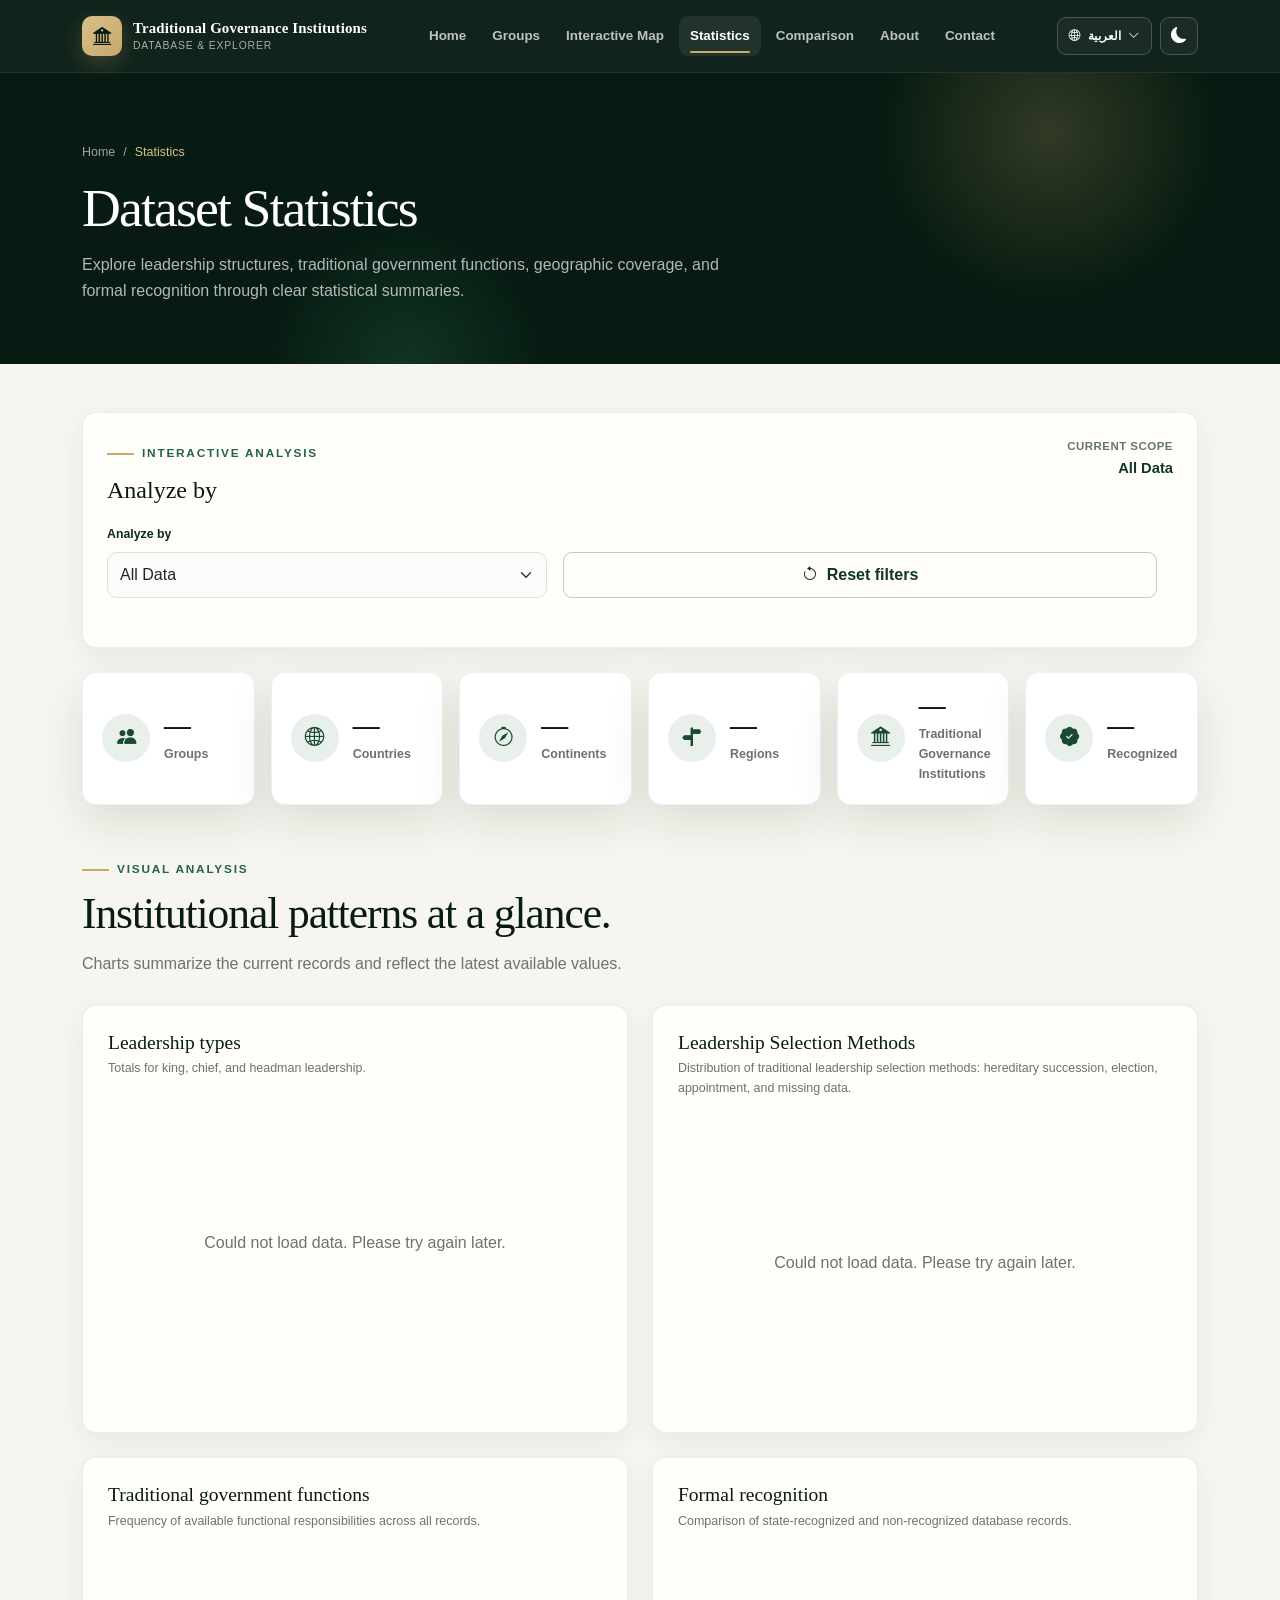
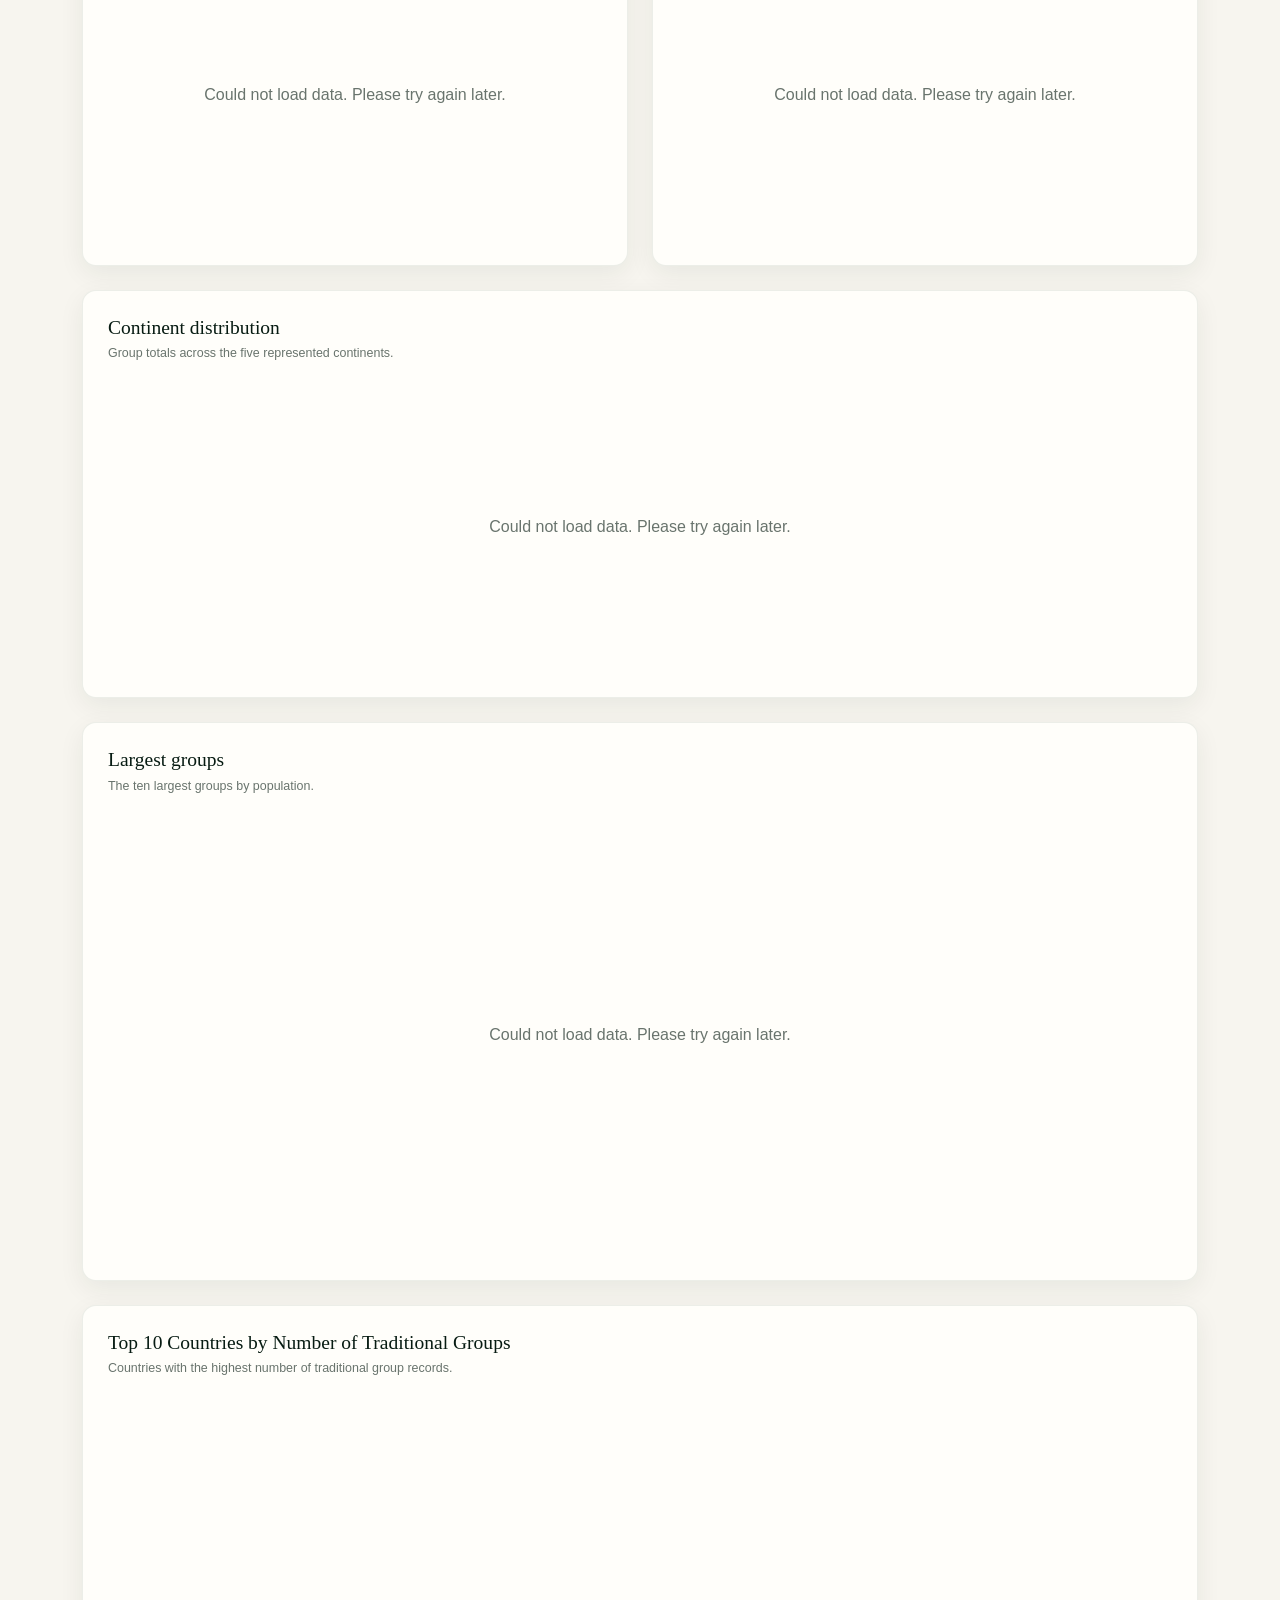
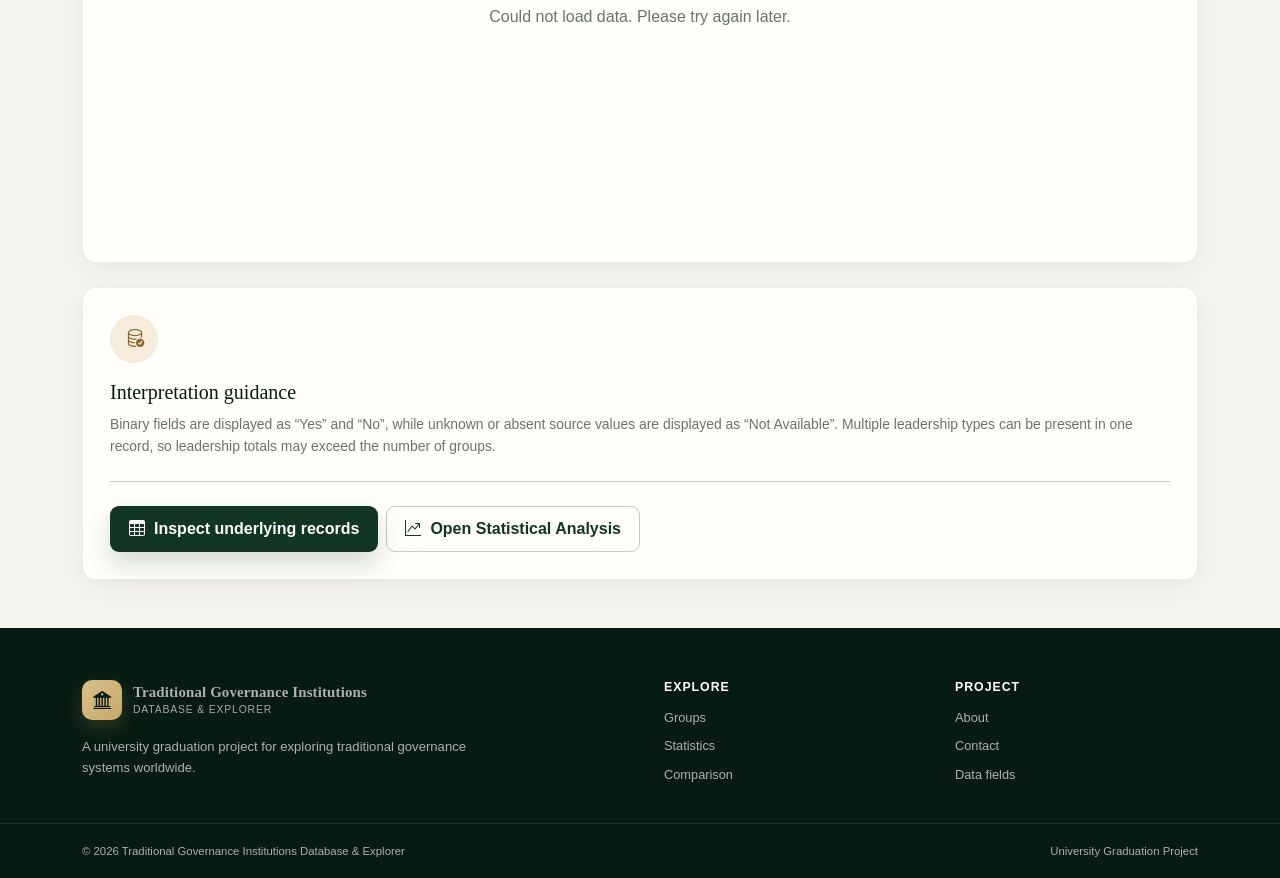
<file: statistics.html>
<!doctype html>
<html class="preferences-pending" lang="en" dir="ltr">
<head>
  <meta charset="utf-8">
  <meta name="viewport" content="width=device-width, initial-scale=1">
  <meta name="theme-color" content="#0b3d2e">
  <link rel="icon" href="assets/icons/favicon.svg" type="image/svg+xml">
  <link rel="icon" href="assets/icons/favicon-32x32.png" type="image/png" sizes="32x32">
  <link rel="icon" href="assets/icons/favicon-16x16.png" type="image/png" sizes="16x16">
  <link rel="shortcut icon" href="assets/icons/favicon.ico">
  <link rel="apple-touch-icon" href="assets/icons/apple-touch-icon.png" sizes="180x180">
  <script src="js/preferences.js"></script>
  <meta name="description" content="Summary statistics and charts for traditional governance records.">
  <title>Statistics | Traditional Governance Institutions</title>
  <link href="assets/vendor/bootstrap.min.css" rel="stylesheet">
  <link href="assets/vendor/bootstrap-icons.min.css" rel="stylesheet">
  <link href="css/style.css" rel="stylesheet">
</head>
<body class="is-loading" data-page="statistics">
  <a class="skip-link" href="#main-content">Skip to main content</a><div class="site-loader" id="siteLoader" aria-hidden="true"><div class="loader-mark"></div></div>
  <header class="site-header"><div class="container nav-shell"><a class="brand" href="index.html"><span class="brand-mark"><i class="bi bi-bank2"></i></span><span class="brand-copy"><strong>Traditional Governance Institutions</strong><small>Database &amp; Explorer</small></span></a><button class="nav-toggle" id="navToggle" type="button" aria-expanded="false" aria-controls="navMenu" aria-label="Toggle navigation"><span></span><span></span><span></span></button><nav aria-label="Primary navigation"><ul class="nav-menu" id="navMenu"><li><a class="nav-link" href="index.html">Home</a></li><li><a class="nav-link" href="groups.html">Groups</a></li><li><a class="nav-link" href="index.html#distribution-map">Interactive Map</a></li><li><a class="nav-link active" href="statistics.html">Statistics</a></li><li><a class="nav-link" href="comparison.html">Comparison</a></li><li><a class="nav-link" href="about.html">About</a></li><li><a class="nav-link" href="contact.html">Contact</a></li></ul></nav></div></header>
  <main id="main-content">
    
    <section class="page-hero"><div class="container"><div class="breadcrumb-premium"><a href="index.html">Home</a><span>/</span><span>Statistics</span></div><h1>Dataset Statistics</h1><p>Explore leadership structures, traditional government functions, geographic coverage, and formal recognition through clear statistical summaries.</p></div></section>
    <section class="section-space-sm"><div class="container">
      <section class="surface statistics-filter-panel mb-4" id="statisticsFilters" aria-labelledby="statisticsFilterTitle" data-reveal>
        <div class="statistics-filter-heading">
          <div>
            <span class="section-kicker">Interactive analysis</span>
            <h2 id="statisticsFilterTitle">Analyze by</h2>
          </div>
          <div class="statistics-scope-status"><span>Current scope</span><strong id="currentStatisticsScope">All Data</strong></div>
        </div>
        <div class="statistics-filter-grid">
          <div class="statistics-filter-field">
            <label for="statisticsScope">Analyze by</label>
            <select class="form-select" id="statisticsScope">
              <option value="all">All Data</option>
              <option value="country">Country</option>
              <option value="continent">Continent</option>
              <option value="region">Region</option>
            </select>
          </div>
          <div class="statistics-filter-field" id="statisticsValueGroup" hidden>
            <label for="statisticsValue" id="statisticsValueLabel">Select country</label>
            <select class="form-select" id="statisticsValue" disabled>
              <option value="">Select country</option>
            </select>
          </div>
          <button class="btn-premium btn-outline-premium statistics-reset-button" id="resetStatisticsFilters" type="button">
            <i class="bi bi-arrow-counterclockwise" aria-hidden="true"></i>
            Reset filters
          </button>
        </div>
        <p class="statistics-status" id="statisticsStatus" role="status" aria-live="polite"></p>
      </section>
      <div class="row g-3 mb-5">
        <div class="col-6 col-md-4 col-xl-2" data-reveal><article class="stat-card"><div class="stat-icon"><i class="bi bi-people-fill"></i></div><div><p class="stat-number" data-counter data-metric="totalGroups">0</p><p class="stat-label">Groups</p></div></article></div>
        <div class="col-6 col-md-4 col-xl-2" data-reveal><article class="stat-card"><div class="stat-icon"><i class="bi bi-globe2"></i></div><div><p class="stat-number" data-counter data-metric="totalCountries">0</p><p class="stat-label">Countries</p></div></article></div>
        <div class="col-6 col-md-4 col-xl-2" data-reveal><article class="stat-card"><div class="stat-icon"><i class="bi bi-compass"></i></div><div><p class="stat-number" data-counter data-metric="totalContinents">0</p><p class="stat-label">Continents</p></div></article></div>
        <div class="col-6 col-md-4 col-xl-2" data-reveal><article class="stat-card"><div class="stat-icon"><i class="bi bi-signpost-split-fill"></i></div><div><p class="stat-number" data-counter data-metric="totalRegions">0</p><p class="stat-label">Regions</p></div></article></div>
        <div class="col-6 col-md-4 col-xl-2" data-reveal><article class="stat-card"><div class="stat-icon"><i class="bi bi-bank2"></i></div><div><p class="stat-number" data-counter data-metric="totalTraditional">0</p><p class="stat-label">Traditional Governance Institutions</p></div></article></div>
        <div class="col-6 col-md-4 col-xl-2" data-reveal><article class="stat-card"><div class="stat-icon"><i class="bi bi-patch-check-fill"></i></div><div><p class="stat-number" data-counter data-metric="totalRecognized">0</p><p class="stat-label">Recognized</p></div></article></div>
      </div>
<div class="section-heading-row" data-reveal>
  <div>
    <span class="section-kicker">Visual analysis</span>

    <h2 class="section-title">
      Institutional patterns at a glance.
    </h2>

    <p class="section-intro">
      Charts summarize the current records and reflect the latest available values.
    </p>
  </div>
</div>

<!-- Row 1: Leadership -->
<div class="row g-4 mb-4">
  <div class="col-lg-6" data-reveal>
    <article class="surface chart-card">
      <h3 id="leadershipChartTitle">
        Leadership types
      </h3>

      <p>
        Totals for king, chief, and headman leadership.
      </p>

      <div class="chart-wrap">
        <canvas
          id="leadershipChart"
          aria-label="Leadership type chart"
          role="img">
        </canvas>
      </div>
    </article>
  </div>

  <div class="col-lg-6" data-reveal>
    <article class="surface chart-card">
      <h3 id="leadershipSelectionChartTitle">
        Leadership Selection Methods
      </h3>

      <p>Distribution of traditional leadership selection methods: hereditary succession, election, appointment, and missing data.</p>
      

      <div class="chart-wrap">
        <canvas
          id="leadershipSelectionChart"
          aria-label="Leadership selection methods chart"
          role="img">
        </canvas>
      </div>
    </article>
  </div>
</div>

<!-- Row 2: Functions and Recognition -->
<div class="row g-4 mb-4">
  <div class="col-lg-6" data-reveal>
    <article class="surface chart-card">
      <h3 id="functionsChartTitle">
        Traditional government functions
      </h3>

      <p>
        Frequency of available functional responsibilities across all records.
      </p>

      <div class="chart-wrap">
        <canvas
          id="functionsChart"
          aria-label="Government functions chart"
          role="img">
        </canvas>
      </div>
    </article>
  </div>

  <div class="col-lg-6" data-reveal>
    <article class="surface chart-card">
      <h3 id="recognitionChartTitle">
        Formal recognition
      </h3>

      <p>
        Comparison of state-recognized and non-recognized database records.
      </p>

      <div class="chart-wrap">
        <canvas
          id="recognitionChart"
          aria-label="Formal recognition chart"
          role="img">
        </canvas>
      </div>
    </article>
  </div>
</div>

<!-- Row 3: Geographic Distribution -->
<div class="row g-4 mb-4">
  <div class="col-12" data-reveal>
    <article class="surface chart-card">
      <h3 id="geographicChartTitle">
        Continent distribution
      </h3>

      <p>
        Group totals across the five represented continents.
      </p>

      <div class="chart-wrap">
        <canvas
          id="continentsChart"
          aria-label="Continent distribution chart"
          role="img">
        </canvas>
      </div>
    </article>
  </div>
</div>

<!-- Row 4: Largest Groups -->
<div class="row g-4 mb-4">
  <div class="col-12" data-reveal>
    <article class="surface chart-card">
      <h3 id="largestGroupsChartTitle">
        Largest groups
      </h3>

      <p>
        The ten largest groups by population.
      </p>

      <div class="chart-wrap chart-wrap-wide">
        <canvas
          id="largestGroupsChart"
          aria-label="Largest groups chart"
          role="img">
        </canvas>
      </div>
    </article>
  </div>
</div>

<!-- Row 5: Top Countries -->
<div class="row g-4 mb-4">
  <div class="col-12" data-reveal>
    <article class="surface chart-card">
      <h3 id="topCountriesChartTitle">
        Top 10 Countries by Number of Traditional Groups
      </h3>

      <p>
        Countries with the highest number of traditional group records.
      </p>

      <div class="chart-wrap chart-wrap-wide">
        <canvas
          id="topCountriesChart"
          aria-label="Top countries chart"
          role="img">
        </canvas>
      </div>
    </article>
  </div>
</div>

<!-- Row 6: Interpretation Guidance -->
<div class="row g-4">
  <div class="col-12" data-reveal>
    <article class="surface project-card">
      <div class="feature-icon gold-icon">
        <i class="bi bi-database-check"></i>
      </div>

      <h3>
        Interpretation guidance
      </h3>

      <p>
        Binary fields are displayed as “Yes” and “No”, while unknown or absent
        source values are displayed as “Not Available”. Multiple leadership
        types can be present in one record, so leadership totals may exceed the
        number of groups.
      </p>

      <hr class="my-4">

      <div class="d-flex flex-wrap gap-2">
        <a class="btn-premium btn-forest" href="groups.html">
          <i class="bi bi-table"></i>
          Inspect underlying records
        </a>
        <a class="btn-premium btn-outline-premium" href="statistics-analysis.html">
          <i class="bi bi-graph-up-arrow"></i>
          Open Statistical Analysis
        </a>
      </div>
    </article>
  </div>
</div>

</div>
</section>
  </main>
  <footer class="site-footer"><div class="footer-main"><div class="container"><div class="row g-5"><div class="col-lg-6"><a class="brand" href="index.html"><span class="brand-mark"><i class="bi bi-bank2"></i></span><span class="brand-copy"><strong>Traditional Governance Institutions</strong><small>Database &amp; Explorer</small></span></a><p class="footer-copy">A university graduation project for exploring traditional governance systems worldwide.</p></div><div class="col-6 col-lg-3"><h2 class="footer-title">Explore</h2><ul class="footer-links"><li><a href="groups.html">Groups</a></li><li><a href="statistics.html">Statistics</a></li><li><a href="comparison.html">Comparison</a></li></ul></div><div class="col-6 col-lg-3"><h2 class="footer-title">Project</h2><ul class="footer-links"><li><a href="about.html">About</a></li><li><a href="contact.html">Contact</a></li><li><a href="about.html#data-fields">Data fields</a></li></ul></div></div></div></div><div class="footer-bottom"><div class="container"><span>© 2026 Traditional Governance Institutions Database &amp; Explorer</span><span>University Graduation Project</span></div></div></footer>
  <a class="back-to-top" id="backToTop" href="#main-content" aria-label="Back to top"><i class="bi bi-arrow-up"></i></a>
  <script src="assets/vendor/chart.umd.min.js" defer></script>
  <script src="assets/vendor/bootstrap.bundle.min.js" defer></script>
  <script src="js/i18n.js?v=statistics-filter-1" defer></script>
  <script src="js/script.js?v=statistics-filter-1" defer></script>
</body>
</html>
</file>
<file: css/style.css>
/* ================================================================
   Traditional Governments Database & Explorer
   Shared presentation layer for all pages
   ================================================================ */

:root {
  --forest-950: #071b12;
  --forest-900: #0c291b;
  --forest-800: #123524;
  --forest-700: #1a4a34;
  --forest-600: #246346;
  --gold-500: #c8a96a;
  --gold-400: #d8bf8a;
  --gold-200: #eee1c8;
  --warm-white: #f7f5ef;
  --paper: #fffefa;
  --ink: #1d2922;
  --muted: #69746d;
  --line: #e5e1d8;
  --success: #287a50;
  --danger: #b74c45;
  --shadow-sm: 0 8px 26px rgba(15, 42, 29, 0.065);
  --shadow-md: 0 18px 46px rgba(8, 28, 19, 0.11);
  --radius-sm: 10px;
  --radius-md: 14px;
  --radius-lg: 22px;
  --transition: 180ms ease;
}

* {
  box-sizing: border-box;
}

html {
  scroll-behavior: smooth;
  scroll-padding-top: 78px;
}

html.preferences-pending body {
  visibility: hidden;
}

body {
  margin: 0;
  color: var(--ink);
  background: var(--warm-white);
  font-family: "Aptos", "Segoe UI", Arial, sans-serif;
  line-height: 1.6;
  -webkit-font-smoothing: antialiased;
}

body.is-loading {
  overflow: hidden;
}

a {
  color: inherit;
  text-decoration: none;
}

::selection {
  color: var(--forest-950);
  background: var(--gold-200);
}

:focus-visible {
  outline: 3px solid rgba(200, 169, 106, 0.48);
  outline-offset: 3px;
}

button,
input,
select,
textarea {
  font: inherit;
}

img {
  display: block;
  max-width: 100%;
}

.skip-link {
  position: fixed;
  top: -80px;
  left: 16px;
  z-index: 9999;
  padding: 10px 16px;
  color: white;
  background: var(--forest-800);
  border-radius: 8px;
  transition: top var(--transition);
}

.skip-link:focus {
  top: 16px;
}

.site-loader {
  position: fixed;
  inset: 0;
  z-index: 9998;
  display: grid;
  place-items: center;
  background: var(--forest-950);
  transition: opacity 350ms ease, visibility 350ms ease;
}

.site-loader.is-hidden {
  visibility: hidden;
  opacity: 0;
}

.loader-mark {
  position: relative;
  width: 54px;
  height: 54px;
  border: 3px solid rgba(200, 169, 106, 0.25);
  border-top-color: var(--gold-500);
  border-radius: 50%;
  animation: spin 800ms linear infinite;
}

@keyframes spin {
  to { transform: rotate(360deg); }
}

/* Navigation */
.site-header {
  position: sticky;
  top: 0;
  z-index: 1000;
  color: #fff;
  background: rgba(8, 28, 19, 0.96);
  border-bottom: 1px solid rgba(255, 255, 255, 0.08);
  backdrop-filter: blur(14px);
}

.home-page .site-header {
  position: fixed;
  width: 100%;
  background: linear-gradient(180deg, rgba(6, 23, 15, 0.93), rgba(6, 23, 15, 0.72));
}

.nav-shell {
  min-height: 72px;
  display: flex;
  align-items: center;
  justify-content: space-between;
  gap: 24px;
}

.brand {
  display: inline-flex;
  align-items: center;
  gap: 11px;
  min-width: 224px;
}

.brand-mark {
  width: 40px;
  height: 40px;
  display: grid;
  place-items: center;
  color: var(--forest-950);
  background: linear-gradient(135deg, var(--gold-400), var(--gold-500));
  border-radius: 10px;
  box-shadow: 0 7px 20px rgba(200, 169, 106, 0.22);
  font-size: 1.15rem;
}

.brand-copy {
  line-height: 1.16;
}

.brand-copy strong,
.brand-copy small {
  display: block;
}

.brand-copy strong {
  font-family: Georgia, "Times New Roman", serif;
  font-size: 0.93rem;
  letter-spacing: 0.01em;
}

.brand-copy small {
  margin-top: 3px;
  color: rgba(255, 255, 255, 0.62);
  font-size: 0.65rem;
  letter-spacing: 0.08em;
  text-transform: uppercase;
}

.nav-menu {
  display: flex;
  align-items: center;
  justify-content: flex-end;
  gap: 4px;
  margin: 0;
  padding: 0;
  list-style: none;
}

.nav-link {
  position: relative;
  display: inline-flex;
  align-items: center;
  min-height: 40px;
  padding: 8px 11px;
  color: rgba(255, 255, 255, 0.72);
  border-radius: 9px;
  font-size: 0.84rem;
  font-weight: 600;
  transition: color var(--transition), background var(--transition);
}

.nav-link:hover,
.nav-link:focus-visible,
.nav-link.active {
  color: #fff;
  background: rgba(255, 255, 255, 0.07);
}

.nav-link.active::after {
  content: "";
  position: absolute;
  right: 11px;
  bottom: 3px;
  left: 11px;
  height: 2px;
  background: var(--gold-500);
  border-radius: 999px;
}

.nav-toggle {
  display: none;
  width: 44px;
  height: 44px;
  padding: 0;
  color: #fff;
  background: rgba(255, 255, 255, 0.07);
  border: 1px solid rgba(255, 255, 255, 0.12);
  border-radius: 10px;
}

.nav-toggle span {
  display: block;
  width: 19px;
  height: 2px;
  margin: 4px auto;
  background: currentColor;
  border-radius: 999px;
  transition: transform var(--transition), opacity var(--transition);
}

.nav-toggle[aria-expanded="true"] span:nth-child(1) { transform: translateY(6px) rotate(45deg); }
.nav-toggle[aria-expanded="true"] span:nth-child(2) { opacity: 0; }
.nav-toggle[aria-expanded="true"] span:nth-child(3) { transform: translateY(-6px) rotate(-45deg); }

.site-preference-controls {
  display: flex;
  align-items: center;
  gap: 8px;
  flex: 0 0 auto;
}

.site-preference-controls .language-switch,
.site-preference-controls .theme-switch {
  min-height: 38px;
  color: #fff;
  background: rgba(255,255,255,.04);
  border: 1px solid rgba(255,255,255,.2);
  border-radius: 9px;
  transition: background var(--transition), border-color var(--transition), transform var(--transition);
}

.site-preference-controls .language-switch {
  display: inline-flex;
  align-items: center;
  gap: 7px;
  padding: 7px 11px;
  font-size: .72rem;
  font-weight: 700;
}

.site-preference-controls .theme-switch {
  width: 38px;
  display: grid;
  place-items: center;
}

.site-preference-controls button:hover,
.site-preference-controls button:focus-visible {
  color: #fff;
  background: rgba(255,255,255,.1);
  border-color: var(--gold-500);
  transform: translateY(-1px);
}

/* Shared layout */
.section-space {
  padding: 72px 0;
}

.section-space-sm {
  padding: 48px 0;
}

.section-kicker {
  display: inline-flex;
  align-items: center;
  gap: 8px;
  margin-bottom: 10px;
  color: var(--forest-600);
  font-size: 0.74rem;
  font-weight: 800;
  letter-spacing: 0.15em;
  text-transform: uppercase;
}

.section-kicker::before {
  content: "";
  width: 27px;
  height: 2px;
  background: var(--gold-500);
}

.section-title {
  max-width: 760px;
  margin: 0;
  color: var(--forest-950);
  font-family: Georgia, "Times New Roman", serif;
  font-size: clamp(1.9rem, 3.4vw, 2.85rem);
  line-height: 1.13;
  letter-spacing: -0.025em;
}

.section-intro {
  max-width: 690px;
  margin: 13px 0 0;
  color: var(--muted);
}

.section-heading-row {
  display: flex;
  align-items: end;
  justify-content: space-between;
  gap: 24px;
  margin-bottom: 28px;
}

.surface {
  background: var(--paper);
  border: 1px solid rgba(16, 49, 34, 0.08);
  border-radius: var(--radius-md);
  box-shadow: var(--shadow-sm);
}

.btn-premium {
  display: inline-flex;
  align-items: center;
  justify-content: center;
  gap: 9px;
  min-height: 44px;
  padding: 9px 18px;
  border: 1px solid transparent;
  border-radius: 9px;
  font-weight: 750;
  transition: transform var(--transition), box-shadow var(--transition), background var(--transition), border-color var(--transition);
}

.btn-premium:hover {
  transform: translateY(-2px);
}

.btn-forest {
  color: white;
  background: var(--forest-800);
  box-shadow: 0 12px 24px rgba(18, 53, 36, 0.18);
}

.btn-forest:hover {
  color: white;
  background: var(--forest-700);
}

.btn-gold {
  color: var(--forest-950);
  background: var(--gold-500);
  box-shadow: 0 12px 24px rgba(200, 169, 106, 0.2);
}

.btn-gold:hover {
  color: var(--forest-950);
  background: #d4b679;
}

.btn-outline-premium {
  color: var(--forest-800);
  background: transparent;
  border-color: rgba(18, 53, 36, 0.25);
}

.btn-outline-premium:hover {
  color: white;
  background: var(--forest-800);
  border-color: var(--forest-800);
}

.text-link {
  display: inline-flex;
  align-items: center;
  gap: 8px;
  color: var(--forest-700);
  font-weight: 750;
}

.text-link i {
  transition: transform var(--transition);
}

.text-link:hover i {
  transform: translateX(4px);
}

/* Hero */
.hero {
  position: relative;
  min-height: 620px;
  display: flex;
  align-items: center;
  overflow: hidden;
  color: #fff;
  background-image:
    linear-gradient(90deg, rgba(5, 22, 14, 0.95) 0%, rgba(5, 22, 14, 0.84) 37%, rgba(5, 22, 14, 0.32) 68%, rgba(5, 22, 14, 0.14) 100%),
    linear-gradient(0deg, rgba(5, 22, 14, 0.66) 0%, transparent 35%),
    url("../assets/images/hero-village.png");
  background-position: center;
  background-size: cover;
}

.hero::after {
  content: "";
  position: absolute;
  inset: auto 0 0;
  height: 125px;
  background: linear-gradient(0deg, rgba(5, 22, 14, 0.58), transparent);
  pointer-events: none;
}

.hero-content {
  position: relative;
  z-index: 2;
  max-width: 625px;
  padding-top: 86px;
}

.hero-eyebrow {
  display: inline-flex;
  align-items: center;
  gap: 10px;
  padding: 7px 12px;
  color: var(--gold-200);
  background: rgba(255, 255, 255, 0.08);
  border: 1px solid rgba(255, 255, 255, 0.14);
  border-radius: 999px;
  font-size: 0.74rem;
  font-weight: 750;
  letter-spacing: 0.08em;
  text-transform: uppercase;
}

.hero h1 {
  margin: 20px 0 15px;
  font-family: Georgia, "Times New Roman", serif;
  font-size: clamp(3rem, 5.2vw, 4.75rem);
  line-height: 1;
  letter-spacing: -0.04em;
}

.hero h1 span {
  display: block;
  color: var(--gold-400);
  font-style: italic;
  font-weight: 400;
}

.hero-lead {
  max-width: 610px;
  margin: 0;
  color: rgba(255, 255, 255, 0.78);
  font-size: clamp(0.98rem, 1.5vw, 1.09rem);
}

.hero-actions {
  display: flex;
  flex-wrap: wrap;
  gap: 12px;
  margin-top: 27px;
}

.hero .btn-outline-premium {
  color: #fff;
  background: rgba(255, 255, 255, 0.07);
  border-color: rgba(255, 255, 255, 0.28);
}

.hero .btn-outline-premium:hover {
  background: rgba(255, 255, 255, 0.14);
  border-color: rgba(255, 255, 255, 0.45);
}

.hero-note {
  display: flex;
  align-items: center;
  gap: 10px;
  margin-top: 22px;
  color: rgba(255, 255, 255, 0.58);
  font-size: 0.78rem;
}

.scroll-indicator {
  position: absolute;
  z-index: 3;
  right: max(24px, calc((100vw - 1320px) / 2));
  bottom: 27px;
  display: flex;
  align-items: center;
  gap: 12px;
  color: rgba(255, 255, 255, 0.72);
  font-size: 0.72rem;
  font-weight: 700;
  letter-spacing: 0.1em;
  text-transform: uppercase;
}

.scroll-indicator span {
  position: relative;
  width: 28px;
  height: 42px;
  border: 1px solid rgba(255, 255, 255, 0.36);
  border-radius: 999px;
}

.scroll-indicator span::before {
  content: "";
  position: absolute;
  top: 8px;
  left: 50%;
  width: 4px;
  height: 8px;
  background: var(--gold-500);
  border-radius: 999px;
  transform: translateX(-50%);
  animation: scroll-dot 1.8s ease-in-out infinite;
}

@keyframes scroll-dot {
  0%, 100% { transform: translate(-50%, 0); opacity: 0.5; }
  50% { transform: translate(-50%, 14px); opacity: 1; }
}

/* Statistics */
.stats-band {
  position: relative;
  z-index: 5;
  margin-top: -42px;
}

.stat-card {
  height: 100%;
  display: flex;
  align-items: center;
  gap: 14px;
  padding: 19px;
  background: rgba(255, 255, 255, 0.98);
  border: 1px solid rgba(16, 49, 34, 0.07);
  border-radius: var(--radius-md);
  box-shadow: var(--shadow-md);
  transition: transform var(--transition), box-shadow var(--transition);
}

.stat-card:hover {
  transform: translateY(-4px);
  box-shadow: 0 18px 46px rgba(8, 28, 19, 0.13);
}

.stat-icon,
.feature-icon {
  flex: 0 0 auto;
  display: grid;
  place-items: center;
  width: 48px;
  height: 48px;
  color: var(--forest-700);
  background: #e9f0eb;
  border-radius: 50%;
  font-size: 1.2rem;
}

.stat-card:nth-child(even) .stat-icon,
.gold-icon {
  color: #8a682b;
  background: #f5ecdc;
}

.stat-number {
  margin: 0;
  color: var(--forest-950);
  font-family: Georgia, "Times New Roman", serif;
  font-size: 1.68rem;
  font-weight: 700;
  line-height: 1;
}

.stat-label {
  margin: 6px 0 0;
  color: var(--muted);
  font-size: 0.78rem;
  font-weight: 700;
}

/* Feature cards */
.feature-card {
  height: 100%;
  padding: 24px;
  overflow: hidden;
  transition: transform var(--transition), box-shadow var(--transition), border-color var(--transition);
}

.feature-card:hover {
  transform: translateY(-6px);
  border-color: rgba(200, 169, 106, 0.5);
  box-shadow: var(--shadow-md);
}

.feature-card .feature-icon {
  margin-bottom: 19px;
  border-radius: 12px;
}

.feature-card h3 {
  margin: 0 0 10px;
  color: var(--forest-950);
  font-family: Georgia, "Times New Roman", serif;
  font-size: 1.25rem;
}

.feature-card p {
  min-height: 52px;
  margin: 0 0 18px;
  color: var(--muted);
  font-size: 0.9rem;
}

/* Page mastheads */
.page-hero {
  position: relative;
  padding: 70px 0 60px;
  overflow: hidden;
  color: #fff;
  background: var(--forest-950);
}

.page-hero::before,
.page-hero::after {
  content: "";
  position: absolute;
  border-radius: 50%;
  filter: blur(1px);
  pointer-events: none;
}

.page-hero::before {
  top: -120px;
  right: 4%;
  width: 360px;
  height: 360px;
  background: radial-gradient(circle, rgba(200, 169, 106, 0.22), transparent 68%);
}

.page-hero::after {
  bottom: -150px;
  left: 20%;
  width: 300px;
  height: 300px;
  background: radial-gradient(circle, rgba(39, 104, 73, 0.33), transparent 69%);
}

.breadcrumb-premium {
  position: relative;
  z-index: 1;
  display: flex;
  gap: 8px;
  margin-bottom: 17px;
  color: rgba(255, 255, 255, 0.6);
  font-size: 0.78rem;
}

.breadcrumb-premium span:last-child { color: var(--gold-400); }

.page-hero h1 {
  position: relative;
  z-index: 1;
  margin: 0;
  font-family: Georgia, "Times New Roman", serif;
  font-size: clamp(2.4rem, 4.2vw, 3.7rem);
  line-height: 1.05;
  letter-spacing: -0.035em;
}

.page-hero p {
  position: relative;
  z-index: 1;
  max-width: 680px;
  margin: 16px 0 0;
  color: rgba(255, 255, 255, 0.69);
}

/* Explorer controls and tables */
.explorer-panel {
  padding: 24px;
  overflow: hidden;
}

.search-wrap {
  position: relative;
}

.search-wrap > i {
  position: absolute;
  top: 50%;
  left: 17px;
  color: #8a948e;
  transform: translateY(-50%);
}

.search-wrap .form-control {
  min-height: 48px;
  padding-left: 46px;
}

.form-label {
  margin-bottom: 7px;
  color: #334039;
  font-size: 0.76rem;
  font-weight: 750;
}

.form-control,
.form-select {
  min-height: 46px;
  color: var(--ink);
  background-color: #fbfcfa;
  border-color: #dce1dc;
  border-radius: 10px;
  box-shadow: none !important;
}

.form-control:focus,
.form-select:focus {
  background-color: #fff;
  border-color: var(--gold-500);
}

.filter-grid {
  display: grid;
  grid-template-columns: repeat(5, minmax(0, 1fr));
  gap: 13px;
  margin-top: 18px;
}

.filter-actions {
  display: flex;
  align-items: end;
}

.result-toolbar {
  display: flex;
  align-items: center;
  justify-content: space-between;
  gap: 16px;
  margin: 26px 0 14px;
}

.result-count {
  color: var(--muted);
  font-size: 0.85rem;
}

.result-count strong { color: var(--forest-800); }

.table-shell {
  overflow: hidden;
  background: #fff;
  border: 1px solid var(--line);
  border-radius: var(--radius-md);
}

.table-responsive { margin-bottom: 0; }

.data-table {
  width: 100%;
  margin: 0;
  border-collapse: collapse;
  font-size: 0.86rem;
}

.data-table th {
  padding: 14px 16px;
  color: #3f4c45;
  background: #f4f2ec;
  border-bottom: 1px solid var(--line);
  font-size: 0.69rem;
  font-weight: 800;
  letter-spacing: 0.055em;
  text-transform: uppercase;
  white-space: nowrap;
}

.data-table th[data-sort] {
  cursor: pointer;
  user-select: none;
}

.data-table th[data-sort]::after {
  content: "↕";
  margin-left: 7px;
  color: #99a19c;
}

.data-table td {
  padding: 14px 16px;
  vertical-align: middle;
  color: #4d5952;
  border-bottom: 1px solid #edf0ec;
}

.data-table tbody tr {
  transition: background var(--transition), transform var(--transition);
}

.data-table tbody tr:hover { background: #faf7ef; }
.data-table tbody tr:last-child td { border-bottom: 0; }

.group-name-cell strong {
  display: block;
  color: var(--forest-950);
  font-family: Georgia, "Times New Roman", serif;
  font-size: 0.97rem;
}

.group-name-bidi {
  unicode-bidi: isolate;
}

.group-name-cell small { color: #8a938e; }

.badge-yes,
.badge-no,
.badge-neutral,
.leadership-badge {
  display: inline-flex;
  align-items: center;
  gap: 5px;
  padding: 5px 9px;
  border-radius: 999px;
  font-size: 0.7rem;
  font-weight: 750;
  white-space: nowrap;
}

.badge-yes { color: #1e6944; background: #e4f3e9; }
.badge-no { color: #a33e39; background: #fae9e7; }
.badge-neutral { color: #626b66; background: #eef0ee; }
.leadership-badge { color: #755722; background: #f6eedf; }

.table-action {
  display: inline-grid;
  place-items: center;
  width: 35px;
  height: 35px;
  color: var(--forest-700);
  background: #e9f0eb;
  border: 0;
  border-radius: 9px;
  transition: color var(--transition), background var(--transition), transform var(--transition);
}

.table-action:hover {
  color: #fff;
  background: var(--forest-700);
  transform: translateY(-2px);
}

.pagination-premium {
  display: flex;
  align-items: center;
  justify-content: center;
  gap: 7px;
  margin-top: 22px;
}

.page-btn {
  min-width: 38px;
  height: 38px;
  padding: 0 10px;
  color: var(--forest-800);
  background: #fff;
  border: 1px solid var(--line);
  border-radius: 9px;
}

.page-btn:hover,
.page-btn.active {
  color: #fff;
  background: var(--forest-800);
  border-color: var(--forest-800);
}

.page-btn:disabled {
  cursor: not-allowed;
  opacity: 0.4;
}

.empty-state {
  padding: 54px 20px !important;
  color: var(--muted) !important;
  text-align: center;
}

/* Details dialog */
.detail-dialog {
  width: min(820px, calc(100% - 30px));
  max-height: min(88vh, 860px);
  padding: 0;
  overflow: auto;
  background: #fff;
  border: 0;
  border-radius: 22px;
  box-shadow: 0 35px 100px rgba(8, 28, 19, 0.35);
}

.detail-dialog::backdrop {
  background: rgba(5, 22, 14, 0.72);
  backdrop-filter: blur(4px);
}

.dialog-head {
  position: sticky;
  top: 0;
  z-index: 2;
  display: flex;
  align-items: center;
  justify-content: space-between;
  gap: 16px;
  padding: 23px 26px;
  color: #fff;
  background: var(--forest-900);
}

.dialog-head small {
  display: block;
  color: var(--gold-400);
  font-size: 0.7rem;
  font-weight: 700;
  letter-spacing: 0.08em;
  text-transform: uppercase;
}

.dialog-head h2 {
  margin: 4px 0 0;
  font-family: Georgia, "Times New Roman", serif;
  font-size: 1.7rem;
}

.dialog-close {
  width: 38px;
  height: 38px;
  color: #fff;
  background: rgba(255, 255, 255, 0.08);
  border: 1px solid rgba(255, 255, 255, 0.15);
  border-radius: 10px;
}

.dialog-body { padding: 26px; }

.detail-section + .detail-section { margin-top: 27px; }

.detail-section h3 {
  margin: 0 0 13px;
  color: var(--forest-800);
  font-size: 0.78rem;
  font-weight: 850;
  letter-spacing: 0.09em;
  text-transform: uppercase;
}

.detail-grid {
  display: grid;
  grid-template-columns: repeat(3, minmax(0, 1fr));
  gap: 10px;
}

.detail-item {
  padding: 13px 14px;
  background: #f7f8f5;
  border: 1px solid #eaede8;
  border-radius: 11px;
}

.detail-item span,
.detail-item strong {
  display: block;
}

.detail-item span {
  margin-bottom: 4px;
  color: #828b86;
  font-size: 0.67rem;
  font-weight: 700;
  text-transform: uppercase;
}

.detail-item strong {
  color: #344139;
  font-size: 0.86rem;
}

/* Interactive world map */
.map-section { background: #ecefe9; }

.world-map-card {
  overflow: hidden;
  padding: 22px 24px 18px;
  background: #fff;
}

.world-map-wrapper {
  position: relative;
  z-index: 0;
  isolation: isolate;
  width: min(100%, 1080px);
  margin: 0 auto;
  overflow: visible;
}

.world-map-image {
  position: relative;
  z-index: 0;
  display: block;
  width: 100%;
  height: auto;
  pointer-events: none;
}

.map-marker {
  position: absolute;
  z-index: 20 !important;
  display: grid !important;
  place-items: center;
  width: 50px;
  height: 50px;
  padding: 0;
  color: #fff;
  background: var(--forest-800);
  border: 4px solid rgba(255, 255, 255, 0.9);
  border-radius: 50%;
  box-shadow: 0 8px 20px rgba(18, 53, 36, 0.3);
  font-size: 0.75rem;
  font-weight: 800;
  line-height: 1;
  opacity: 1 !important;
  visibility: visible !important;
  transform: translate(-50%, -50%);
  transition: transform 200ms ease, background 200ms ease, box-shadow 200ms ease;
}

.map-marker::after {
  content: attr(data-continent) " · " attr(data-total) " groups";
  position: absolute;
  bottom: calc(100% + 10px);
  left: 50%;
  z-index: 11;
  width: max-content;
  max-width: 190px;
  padding: 7px 10px;
  color: #fff;
  background: var(--forest-950);
  border-radius: 7px;
  box-shadow: var(--shadow-sm);
  font-size: 0.68rem;
  font-weight: 700;
  line-height: 1.3;
  opacity: 0;
  pointer-events: none;
  transform: translate(-50%, 5px);
  transition: opacity 180ms ease, transform 180ms ease;
}

.map-marker:hover,
.map-marker:focus-visible {
  background: #9a783a;
  box-shadow: 0 11px 25px rgba(18, 53, 36, 0.36);
  transform: translate(-50%, -50%) scale(1.1);
}

.map-marker:hover::after,
.map-marker:focus-visible::after {
  opacity: 1;
  transform: translate(-50%, 0);
}

.marker-north-america { top: 30%; left: 22%; }
.marker-south-america { top: 65.4%; left: 33.7%; }
.marker-europe { top: 26.4%; left: 53.5%; }
.marker-africa { top: 54.2%; left: 55.3%; }
.marker-asia { top: 32.8%; left: 74.2%; }
.marker-oceania { top: 73%; left: 85.6%; }

.world-map-card-footer {
  display: flex;
  align-items: center;
  justify-content: space-between;
  gap: 18px;
  padding-top: 14px;
  border-top: 1px solid var(--line);
}

.world-map-card-footer > span {
  color: var(--muted);
  font-size: 0.76rem;
}

.world-map-card-footer > span i {
  margin-right: 7px;
  color: var(--forest-700);
  font-size: 0.58rem;
}

/* Charts */
.statistics-filter-panel {
  padding: 24px;
}

.statistics-filter-heading {
  display: flex;
  align-items: flex-start;
  justify-content: space-between;
  gap: 24px;
  margin-bottom: 20px;
}

.statistics-filter-heading h2 {
  margin: 3px 0 0;
  color: var(--forest-950);
  font-family: Georgia, "Times New Roman", serif;
  font-size: 1.5rem;
}

.statistics-filter-grid {
  display: grid;
  grid-template-columns: minmax(180px, 1fr) minmax(220px, 1.35fr) auto;
  align-items: end;
  gap: 16px;
}

.statistics-filter-field label {
  display: block;
  margin-bottom: 7px;
  color: var(--forest-900);
  font-size: 0.77rem;
  font-weight: 750;
}

.statistics-reset-button {
  min-height: 46px;
  white-space: nowrap;
}

.statistics-scope-status {
  display: flex;
  flex-direction: column;
  align-items: flex-end;
  gap: 2px;
  min-width: 180px;
}

.statistics-scope-status span {
  color: var(--muted);
  font-size: 0.72rem;
  font-weight: 700;
  letter-spacing: 0.04em;
  text-transform: uppercase;
}

.statistics-scope-status strong {
  color: var(--forest-800);
  font-size: 0.92rem;
}

.statistics-status {
  min-height: 1.4em;
  margin: 12px 0 -4px;
  color: var(--muted);
  font-size: 0.78rem;
}

.statistics-status.is-error {
  color: var(--danger);
}

.statistics-filter-panel[aria-busy="true"] .form-select,
.statistics-filter-panel[aria-busy="true"] .statistics-reset-button {
  cursor: wait;
}

.chart-card {
  height: 100%;
  padding: 25px;
}

.chart-card h3 {
  margin: 0;
  color: var(--forest-950);
  font-family: Georgia, "Times New Roman", serif;
  font-size: 1.22rem;
}

.chart-card p {
  margin: 5px 0 18px;
  color: var(--muted);
  font-size: 0.78rem;
}

.chart-wrap {
  position: relative;
  height: 290px;
}

.chart-wrap-wide {
  height: 440px;
}

.chart-empty-state {
  position: absolute;
  inset: 0;
  z-index: 2;
  display: grid;
  place-items: center;
  padding: 24px;
  color: var(--muted);
  background: color-mix(in srgb, var(--paper) 92%, transparent);
  border: 1px dashed var(--line);
  border-radius: var(--radius-sm);
  text-align: center;
}

.chart-wrap.has-empty-state canvas {
  visibility: hidden;
}

.page-ellipsis {
  display: grid;
  min-width: 34px;
  place-items: center;
  color: var(--muted);
}

.chart-fallback {
  display: grid;
  gap: 12px;
  padding-top: 10px;
}

/* Statistical Analysis */
.analysis-question-card {
  display: grid;
  grid-template-columns: minmax(0, 1.5fr) minmax(260px, .7fr);
  gap: 30px;
  align-items: center;
  padding: 30px;
}

.analysis-question-card h2,
.analysis-detail-heading h2,
.analysis-method-note h2 {
  margin: 5px 0 10px;
  color: var(--forest-950);
  font-family: Georgia, "Times New Roman", serif;
}

.analysis-question-card h2 { font-size: clamp(1.55rem, 3vw, 2.25rem); }
.analysis-question-card p { margin: 0; color: var(--muted); }

.analysis-method-badge {
  display: grid;
  grid-template-columns: 46px 1fr;
  column-gap: 14px;
  padding: 20px;
  color: white;
  background: var(--forest-900);
  border-radius: var(--radius-sm);
}

.analysis-method-badge i {
  grid-row: span 2;
  display: grid;
  place-items: center;
  width: 46px;
  height: 46px;
  color: var(--forest-950);
  background: var(--gold-400);
  border-radius: 12px;
  font-size: 1.2rem;
}

.analysis-method-badge span { color: rgba(255,255,255,.62); font-size: .7rem; font-weight: 700; text-transform: uppercase; }
.analysis-method-badge strong { font-size: .92rem; }
.analysis-status { margin: 14px 0; }

.analysis-quality-grid {
  display: grid;
  grid-template-columns: repeat(4, minmax(0, 1fr));
  gap: 14px;
  margin-bottom: 52px;
}

.analysis-quality-card { padding: 20px; border-top: 3px solid var(--gold-500); }
.analysis-quality-card span { display: block; color: var(--muted); font-size: .74rem; }
.analysis-quality-card strong { display: block; margin-top: 6px; color: var(--forest-900); font-size: 1.65rem; }

.analysis-selector-section { margin-bottom: 20px; }
.analysis-selector-grid { display: grid; grid-template-columns: repeat(3, minmax(0, 1fr)); gap: 14px; }

.analysis-selector {
  display: flex;
  align-items: center;
  justify-content: center;
  gap: 11px;
  min-height: 62px;
  color: var(--forest-900);
  background: var(--paper);
  border: 1px solid var(--line);
  border-radius: var(--radius-sm);
  box-shadow: var(--shadow-sm);
  font-weight: 800;
  transition: transform var(--transition), color var(--transition), background var(--transition), border-color var(--transition);
}

.analysis-selector:hover { transform: translateY(-2px); border-color: var(--gold-500); }
.analysis-selector.is-active { color: white; background: var(--forest-800); border-color: var(--forest-800); }
.analysis-selector i { font-size: 1.15rem; }

.analysis-detail-card { padding: 30px; }
.analysis-detail-heading { display: flex; align-items: flex-start; justify-content: space-between; gap: 22px; margin-bottom: 22px; }
.analysis-detail-heading h2 { font-size: 1.75rem; }

.analysis-effect-badge {
  padding: 8px 13px;
  color: var(--forest-900);
  background: var(--gold-100);
  border: 1px solid var(--gold-400);
  border-radius: 999px;
  font-size: .75rem;
  font-weight: 800;
  text-transform: capitalize;
}

.analysis-effect-badge[data-strength="strong"] { color: #fff; background: var(--forest-700); border-color: var(--forest-700); }
.analysis-effect-badge[data-strength="moderate"] { color: var(--forest-950); background: var(--gold-400); }

.analysis-metric-grid { display: grid; grid-template-columns: repeat(5, minmax(0, 1fr)); gap: 12px; }
.analysis-metric { padding: 18px; background: var(--warm-white); border: 1px solid var(--line); border-radius: 12px; }
.analysis-metric span { display: block; min-height: 2.4em; color: var(--muted); font-size: .7rem; font-weight: 700; }
.analysis-metric strong { display: block; margin-top: 8px; color: var(--forest-900); font-size: 1.35rem; }

.analysis-interpretation {
  margin-top: 22px;
  padding: 18px 20px;
  color: var(--forest-900);
  background: #edf6f0;
  border-inline-start: 4px solid var(--forest-600);
  border-radius: 10px;
  font-weight: 650;
}

.analysis-missing-note { margin: 12px 0 24px; color: var(--muted); font-size: .78rem; }
.analysis-table-grid { display: grid; grid-template-columns: repeat(2, minmax(0, 1fr)); gap: 20px; }
.analysis-table-grid h3 { margin: 0 0 10px; color: var(--forest-950); font-family: Georgia, "Times New Roman", serif; font-size: 1.1rem; }
.analysis-table { width: 100%; border-collapse: collapse; font-size: .8rem; }
.analysis-table th, .analysis-table td { padding: 12px; border: 1px solid var(--line); text-align: center; }
.analysis-table thead th { color: white; background: var(--forest-800); }
.analysis-table tbody th { color: var(--forest-900); background: var(--warm-white); text-align: start; }

.analysis-visual-heading { margin-top: 58px; }
.analysis-chart-grid { display: grid; grid-template-columns: repeat(2, minmax(0, 1fr)); gap: 24px; }
.analysis-chart-grid > *,
.analysis-summary-card,
.analysis-detail-card { min-width: 0; }

.recognition-heatmap {
  display: grid;
  grid-template-columns: minmax(100px, .75fr) repeat(2, minmax(110px, 1fr));
  gap: 8px;
  align-content: center;
  min-height: 290px;
}

.heatmap-heading, .heatmap-row-label, .heatmap-value {
  display: grid;
  place-items: center;
  min-height: 54px;
  padding: 10px;
  border-radius: 9px;
  text-align: center;
}

.heatmap-heading { color: var(--forest-900); background: var(--gold-100); font-size: .75rem; font-weight: 800; }
.heatmap-row-label { justify-items: start; color: var(--forest-900); background: var(--warm-white); border: 1px solid var(--line); font-weight: 800; }
.heatmap-value { color: var(--ink); border: 1px solid rgba(18,53,36,.12); font-size: 1.05rem; font-weight: 850; }
.heatmap-value.is-strong { color: white; text-shadow: 0 1px 1px rgba(0,0,0,.28); }

.analysis-method-note {
  display: flex;
  gap: 18px;
  margin-top: 24px;
  padding: 25px;
}

.analysis-method-note > i { color: var(--gold-500); font-size: 1.6rem; }
.analysis-method-note h2 { font-size: 1.25rem; }
.analysis-method-note p { margin: 0; color: var(--muted); font-size: .86rem; }

.analysis-module {
  margin-top: 88px;
  padding-top: 72px;
  border-top: 1px solid var(--line);
}

.analysis-module-heading { margin-bottom: 26px; }

.analysis-summary-card {
  margin-top: 8px;
  padding: 28px;
}

.analysis-summary-heading {
  display: flex;
  align-items: flex-end;
  justify-content: space-between;
  gap: 22px;
  margin-bottom: 20px;
}

.analysis-summary-heading h3 {
  margin: 5px 0 0;
  color: var(--forest-950);
  font-family: Georgia, "Times New Roman", serif;
  font-size: 1.45rem;
}

.analysis-summary-heading p {
  margin: 0;
  color: var(--muted);
  font-size: .78rem;
}

.analysis-summary-table { min-width: 860px; }
.analysis-summary-table td { vertical-align: middle; }

.analysis-strength-text {
  display: inline-flex;
  padding: 5px 9px;
  color: var(--forest-800);
  background: var(--gold-100);
  border-radius: 999px;
  font-size: .7rem;
  font-weight: 800;
  text-transform: capitalize;
  white-space: nowrap;
}

.analysis-strength-text[data-strength="strong"],
.analysis-strength-text[data-strength="very-strong"] {
  color: #fff;
  background: var(--forest-700);
}

.function-effect-heatmap {
  display: grid;
  grid-template-columns: minmax(90px, .8fr) repeat(3, minmax(88px, 1fr));
  gap: 8px;
  align-content: center;
  min-height: 310px;
}

.function-heatmap-heading,
.function-heatmap-row,
.function-heatmap-value {
  display: grid;
  place-items: center;
  min-height: 56px;
  padding: 9px;
  border-radius: 9px;
  text-align: center;
}

.function-heatmap-heading {
  color: var(--forest-900);
  background: var(--gold-100);
  font-size: .7rem;
  font-weight: 800;
}

.function-heatmap-row {
  justify-items: start;
  color: var(--forest-900);
  background: var(--warm-white);
  border: 1px solid var(--line);
  font-weight: 800;
}

.function-heatmap-value {
  color: var(--ink);
  border: 1px solid rgba(18,53,36,.12);
  font-size: 1rem;
  font-weight: 850;
}

.function-heatmap-value.is-significant {
  outline: 2px solid var(--gold-500);
  outline-offset: -3px;
}

.function-heatmap-value.is-strong {
  color: #fff;
  text-shadow: 0 1px 1px rgba(0,0,0,.28);
}

.chart-wrap-analysis-wide { height: 310px; }
.analysis-results-heading { margin-top: 58px; }

.analysis-test-grid {
  display: grid;
  gap: 14px;
}

.analysis-test-card { overflow: hidden; }

.analysis-test-card > summary {
  display: flex;
  align-items: center;
  justify-content: space-between;
  gap: 22px;
  min-height: 82px;
  padding: 18px 22px;
  cursor: pointer;
  list-style: none;
  transition: background var(--transition);
}

.analysis-test-card > summary::-webkit-details-marker { display: none; }
.analysis-test-card > summary:hover { background: rgba(200,169,106,.08); }

.analysis-test-card > summary > span:first-child small,
.analysis-test-card > summary > span:first-child strong {
  display: block;
}

.analysis-test-card > summary > span:first-child small {
  color: var(--muted);
  font-size: .7rem;
  font-weight: 750;
  text-transform: uppercase;
}

.analysis-test-card > summary > span:first-child strong {
  margin-top: 3px;
  color: var(--forest-950);
  font-family: Georgia, "Times New Roman", serif;
  font-size: 1.15rem;
}

.analysis-test-summary-metrics {
  display: flex;
  align-items: center;
  justify-content: flex-end;
  gap: 13px;
  color: var(--muted);
  font-size: .74rem;
  font-weight: 700;
}

.analysis-test-summary-metrics > span:not([class]) { white-space: nowrap; }

.analysis-test-summary-metrics .bi-chevron-down {
  color: var(--gold-500);
  font-size: 1rem;
  transition: transform var(--transition);
}

.analysis-test-card[open] .analysis-test-summary-metrics .bi-chevron-down {
  transform: rotate(180deg);
}

.analysis-test-body {
  padding: 24px 22px 26px;
  border-top: 1px solid var(--line);
}

.analysis-test-body h4 {
  margin: 0 0 10px;
  color: var(--forest-950);
  font-family: Georgia, "Times New Roman", serif;
  font-size: 1.05rem;
}

.population-description-table { min-width: 980px; }

.population-summary-grid {
  display: grid;
  grid-template-columns: repeat(4, minmax(0, 1fr));
  gap: 14px;
  margin-top: 18px;
}

.population-summary-card {
  padding: 19px;
  border-top: 3px solid var(--gold-500);
}

.population-summary-card > span {
  display: block;
  margin-bottom: 13px;
  color: var(--forest-900);
  font-family: Georgia, "Times New Roman", serif;
  font-size: 1.05rem;
  font-weight: 800;
}

.population-summary-card > div {
  display: flex;
  align-items: baseline;
  justify-content: space-between;
  gap: 10px;
  padding: 8px 0;
  border-top: 1px solid var(--line);
}

.population-summary-card small { color: var(--muted); font-size: .69rem; font-weight: 750; }
.population-summary-card strong { color: var(--forest-900); font-size: 1rem; }
.chart-wrap-population { height: 340px; }
.population-result-card { margin-top: 24px; }
.population-result-card .analysis-metric:first-child strong { font-size: .92rem; line-height: 1.3; }

.population-effect-explanation {
  padding: 20px;
  background: var(--warm-white);
  border: 1px solid var(--line);
  border-radius: 12px;
}

.population-effect-explanation p { margin: 0; color: var(--muted); line-height: 1.75; }

.fallback-bar {
  display: grid;
  grid-template-columns: 105px 1fr 28px;
  align-items: center;
  gap: 9px;
  font-size: 0.75rem;
}

.fallback-track {
  height: 12px;
  overflow: hidden;
  background: #edf0ec;
  border-radius: 999px;
}

.fallback-track span {
  display: block;
  height: 100%;
  background: linear-gradient(90deg, var(--forest-700), var(--gold-500));
  border-radius: 999px;
}

.groupsize-function-results {
  display: grid;
  gap: 28px;
}

.groupsize-function-result {
  padding: 28px;
}

.groupsize-function-result .analysis-detail-heading h3 {
  margin: 4px 0 0;
  color: var(--forest-950);
  font-family: Georgia, "Times New Roman", serif;
  font-size: 1.55rem;
}

.compact-quality-grid {
  grid-template-columns: repeat(3, minmax(0, 1fr));
  margin-bottom: 18px;
}

.compact-quality-grid .analysis-quality-card {
  background: var(--warm-white);
  box-shadow: none;
}

.population-function-description {
  min-width: 920px;
  margin-bottom: 26px;
}

.groupsize-function-chart-grid {
  margin-top: 26px;
}

.function-chart-panel {
  min-width: 0;
  padding: 20px;
  background: var(--warm-white);
  border: 1px solid var(--line);
  border-radius: 14px;
}

.function-chart-panel h4 {
  margin: 0 0 12px;
  color: var(--forest-950);
  font-family: Georgia, "Times New Roman", serif;
  font-size: 1.08rem;
}

html[dir="rtl"] .groupsize-function-result,
html[dir="rtl"] .function-chart-panel { text-align: right; }

html[data-theme="dark"] .groupsize-function-result .analysis-detail-heading h3,
html[data-theme="dark"] .function-chart-panel h4 { color: #f3ead5; }

html[data-theme="dark"] .compact-quality-grid .analysis-quality-card,
html[data-theme="dark"] .function-chart-panel {
  background: #13251d;
  border-color: #334139;
}

.continent-leadership-table { min-width: 920px; }
.continent-leadership-result { margin-top: 24px; }

html[dir="rtl"] .continent-leadership-result { text-align: right; }

html[data-theme="dark"] .continent-leadership-result .analysis-detail-heading h2 {
  color: #f3ead5;
}

.continent-recognition-table { min-width: 720px; }
.continent-recognition-result { margin-top: 24px; }
.region-recognition-table { min-width: 820px; }
.region-recognition-result { margin-top: 24px; }

/* Analysis #8: interactive statistical engine */
.dynamic-analysis-controls {
  padding: 28px;
  margin-bottom: 28px;
}

.dynamic-analysis-form {
  display: grid;
  grid-template-columns: minmax(0, 1fr) auto minmax(0, 1fr) auto;
  align-items: end;
  gap: 18px;
}

.dynamic-analysis-form .form-field {
  display: grid;
  gap: 8px;
}

.dynamic-analysis-form label {
  color: var(--forest-900);
  font-weight: 750;
}

.dynamic-analysis-form .form-select {
  min-height: 48px;
  border-color: var(--line);
  background-color: var(--surface);
  color: var(--text);
}

.dynamic-analysis-swap {
  display: grid;
  width: 42px;
  height: 48px;
  place-items: center;
  color: var(--gold-700);
  font-size: 1.2rem;
}

.dynamic-analyze-button {
  min-height: 48px;
  white-space: nowrap;
}

.dynamic-analysis-result {
  display: grid;
  gap: 24px;
  margin-top: 26px;
}

.dynamic-analysis-result[hidden],
.dynamic-analysis-heatmap[hidden] {
  display: none !important;
}

.dynamic-export-actions {
  display: flex;
  flex-wrap: wrap;
  justify-content: flex-end;
  gap: 10px;
}

.dynamic-analysis-summary {
  margin-bottom: 0;
}

.dynamic-analysis-summary .analysis-quality-card strong {
  font-size: clamp(1rem, 1.8vw, 1.22rem);
  line-height: 1.35;
}

.dynamic-analysis-statistics,
.dynamic-details-card {
  margin-top: 0;
}

.dynamic-analysis-heatmap {
  min-height: 300px;
  overflow: auto;
}

.dynamic-heatmap-table {
  width: max-content;
  min-width: 100%;
  border-collapse: separate;
  border-spacing: 4px;
  font-size: .78rem;
}

.dynamic-heatmap-table th {
  padding: 6px 8px;
  color: var(--muted);
  font-weight: 700;
  text-align: center;
}

.dynamic-heatmap-table td {
  min-width: 42px;
  height: 38px;
  padding: 5px;
  border-radius: 7px;
  background: color-mix(
    in srgb,
    var(--forest-700) calc(var(--heat-strength) * 1%),
    var(--warm-white)
  );
  color: var(--text);
  text-align: center;
  font-variant-numeric: tabular-nums;
}

.dynamic-details-table {
  min-width: 720px;
}

html[dir="rtl"] .dynamic-analysis-form,
html[dir="rtl"] .dynamic-analysis-statistics {
  text-align: right;
}

html[data-theme="dark"] .dynamic-analysis-form label {
  color: #f3ead5;
}

html[data-theme="dark"] .dynamic-heatmap-table td {
  color: #f8f7f3;
}

@media (max-width: 991.98px) {
  .dynamic-analysis-form {
    grid-template-columns: 1fr 1fr;
  }

  .dynamic-analysis-swap {
    display: none;
  }

  .dynamic-analyze-button {
    grid-column: 1 / -1;
    justify-content: center;
  }
}

@media (max-width: 575.98px) {
  .dynamic-analysis-controls { padding: 20px; }
  .dynamic-analysis-form { grid-template-columns: 1fr; }
  .dynamic-export-actions { width: 100%; justify-content: stretch; }
  .dynamic-export-actions .btn { flex: 1 1 140px; }
}

@media print {
  body.dynamic-analysis-print .site-header,
  body.dynamic-analysis-print .page-hero,
  body.dynamic-analysis-print .site-footer,
  body.dynamic-analysis-print .back-to-top,
  body.dynamic-analysis-print #dynamicEngineControls,
  body.dynamic-analysis-print main .section-space-sm > .container > *:not(#dynamic-analysis-engine),
  body.dynamic-analysis-print #dynamic-analysis-engine > .analysis-module-heading,
  body.dynamic-analysis-print #dynamic-analysis-engine > .analysis-method-note {
    display: none !important;
  }

  body.dynamic-analysis-print #dynamicAnalysisResult {
    display: grid !important;
  }
}

.continent-recognition-heatmap {
  display: grid;
  gap: 14px;
  align-content: center;
  min-height: 300px;
}

.continent-recognition-heatmap-row {
  display: grid;
  grid-template-columns: minmax(80px, .7fr) minmax(130px, 2fr) 58px;
  align-items: center;
  gap: 12px;
  color: var(--forest-900);
  font-size: .8rem;
}

.continent-recognition-heatmap-track {
  height: 30px;
  overflow: hidden;
  background: var(--warm-white);
  border: 1px solid var(--line);
  border-radius: 8px;
}

.continent-recognition-heatmap-track span {
  display: block;
  width: var(--recognition-rate);
  height: 100%;
  background: linear-gradient(90deg, var(--gold-400), var(--forest-700));
  border-radius: 7px;
}

html[dir="rtl"] .continent-recognition-result { text-align: right; }
html[dir="rtl"] .continent-recognition-heatmap-track span { margin-inline-start: 0; }

html[data-theme="dark"] .continent-recognition-heatmap-row { color: #f3ead5; }
html[data-theme="dark"] .continent-recognition-heatmap-track { background: #13251d; }

/* Comparison */
.compare-controls {
  padding: 25px;
}

.compare-select-grid {
  display: grid;
  grid-template-columns: 1fr auto 1fr;
  align-items: end;
  gap: 17px;
}

.swap-button {
  width: 48px;
  height: 48px;
  color: var(--forest-800);
  background: #eff3ef;
  border: 1px solid #dce3dd;
  border-radius: 12px;
  transition: transform var(--transition), background var(--transition), color var(--transition);
}

.swap-button:hover {
  color: white;
  background: var(--forest-800);
  transform: rotate(180deg);
}

.compare-summary {
  display: grid;
  grid-template-columns: 1fr 1fr;
  gap: 18px;
  margin-top: 24px;
}

.compare-profile {
  position: relative;
  padding: 25px;
  overflow: hidden;
}

.compare-profile::after {
  content: "";
  position: absolute;
  right: -45px;
  bottom: -55px;
  width: 150px;
  height: 150px;
  background: radial-gradient(circle, rgba(200, 169, 106, 0.18), transparent 68%);
}

.compare-profile small {
  color: var(--gold-500);
  font-size: 0.68rem;
  font-weight: 800;
  letter-spacing: 0.08em;
  text-transform: uppercase;
}

.compare-profile h2 {
  margin: 6px 0 4px;
  color: var(--forest-950);
  font-family: Georgia, "Times New Roman", serif;
  font-size: 1.65rem;
}

.compare-profile p { margin: 0; color: var(--muted); font-size: 0.82rem; }

.compare-table .category-row td {
  padding-top: 20px;
  padding-bottom: 8px;
  color: var(--forest-700);
  background: #fafbf9;
  font-size: 0.7rem;
  font-weight: 850;
  letter-spacing: 0.08em;
  text-transform: uppercase;
}

.compare-table td:first-child { width: 30%; font-weight: 700; color: #445049; }
.compare-table td:nth-child(2),
.compare-table td:nth-child(3) { width: 35%; }
.compare-table .is-different { background: #fff9ed; }

.compare-geographic-grid {
  grid-template-columns: minmax(150px, .85fr) minmax(190px, 1.2fr) auto minmax(190px, 1.2fr) auto;
}

.compare-submit {
  min-height: 48px;
  justify-content: center;
  white-space: nowrap;
}

.comparison-status {
  min-height: 1.25rem;
  margin: 13px 0 0;
  color: var(--muted);
  font-size: .78rem;
  font-weight: 650;
}

.comparison-status.is-error { color: #a33f36; }

.comparison-highlights {
  display: grid;
  grid-template-columns: repeat(4, minmax(0, 1fr));
  gap: 18px;
  margin-top: 24px;
}

.comparison-highlight-card {
  min-width: 0;
  padding: 20px;
  border-top: 3px solid var(--gold-500);
}

.comparison-highlight-heading {
  display: flex;
  align-items: center;
  gap: 9px;
  margin-bottom: 16px;
  color: var(--forest-800);
  font-size: .75rem;
  font-weight: 800;
}

.comparison-highlight-heading i {
  color: var(--gold-500);
  font-size: 1.05rem;
}

.comparison-highlight-values {
  display: grid;
  grid-template-columns: repeat(2, minmax(0, 1fr));
  gap: 12px;
}

.comparison-highlight-values > div {
  min-width: 0;
  padding-inline-start: 11px;
  border-inline-start: 2px solid rgba(200, 169, 106, .42);
}

.comparison-highlight-values small,
.comparison-highlight-values strong {
  display: block;
  overflow: hidden;
  text-overflow: ellipsis;
}

.comparison-highlight-values small {
  margin-bottom: 4px;
  color: var(--muted);
  font-size: .66rem;
  white-space: nowrap;
}

.comparison-highlight-values strong {
  color: var(--forest-950);
  font-size: 1.03rem;
}

.comparison-profile-summary {
  position: relative;
  z-index: 1;
  display: grid;
  grid-template-columns: repeat(3, minmax(0, 1fr));
  gap: 12px;
  margin-top: 20px;
}

.comparison-profile-summary > div {
  min-width: 0;
  padding: 13px;
  border: 1px solid var(--line);
  border-radius: 11px;
  background: rgba(248, 247, 243, .7);
}

.comparison-profile-summary span,
.comparison-profile-summary strong {
  display: block;
}

.comparison-profile-summary span {
  margin-bottom: 5px;
  color: var(--muted);
  font-size: .67rem;
  font-weight: 700;
}

.comparison-profile-summary strong {
  color: var(--forest-900);
  font-size: .88rem;
  overflow-wrap: anywhere;
}

.comparison-distribution-grid {
  position: relative;
  z-index: 1;
  display: grid;
  grid-template-columns: repeat(2, minmax(0, 1fr));
  gap: 20px;
  margin-top: 22px;
  padding-top: 19px;
  border-top: 1px solid var(--line);
}

.comparison-distribution-grid h3 {
  margin: 0 0 12px;
  color: var(--forest-900);
  font-size: .82rem;
  font-weight: 800;
}

.comparison-distribution-grid ul {
  display: grid;
  gap: 10px;
  margin: 0;
  padding: 0;
  list-style: none;
}

.comparison-distribution-grid li {
  display: grid;
  grid-template-columns: 1fr auto;
  gap: 3px 10px;
  color: var(--muted);
  font-size: .69rem;
  font-weight: 650;
}

.comparison-distribution-grid li strong { color: var(--forest-900); }

.comparison-mini-track {
  grid-column: 1 / -1;
  height: 5px;
  overflow: hidden;
  border-radius: 99px;
  background: #e9ede8;
}

.comparison-mini-track span {
  display: block;
  height: 100%;
  border-radius: inherit;
  background: linear-gradient(90deg, var(--forest-700), var(--gold-500));
}

.comparison-chart-grid .chart-card { min-height: 100%; }
.comparison-chart-wrap { position: relative; height: 320px; }
.compare-table { min-width: 760px; }
.compare-table th:not(:first-child) { color: var(--forest-900); }

html[dir="rtl"] .comparison-status,
html[dir="rtl"] .comparison-profile-summary,
html[dir="rtl"] .comparison-distribution-grid,
html[dir="rtl"] .comparison-highlight-card { text-align: right; }

html[data-theme="dark"] .comparison-highlight-heading,
html[data-theme="dark"] .comparison-highlight-values strong,
html[data-theme="dark"] .comparison-profile-summary strong,
html[data-theme="dark"] .comparison-distribution-grid h3,
html[data-theme="dark"] .comparison-distribution-grid li strong,
html[data-theme="dark"] .compare-table th:not(:first-child) {
  color: #f3ead5;
}

html[data-theme="dark"] .comparison-profile-summary > div {
  border-color: #334139;
  background: rgba(19, 37, 29, .72);
}

html[data-theme="dark"] .comparison-mini-track { background: #26372f; }
html[data-theme="dark"] .comparison-status.is-error { color: #ff9d91; }

@media (max-width: 1199.98px) {
  .compare-geographic-grid { grid-template-columns: 1fr auto 1fr; }
  .compare-geographic-grid > div:first-child,
  .compare-geographic-grid .compare-submit { grid-column: 1 / -1; }
  .comparison-highlights { grid-template-columns: repeat(2, minmax(0, 1fr)); }
  .comparison-profile-summary { grid-template-columns: repeat(2, minmax(0, 1fr)); }
}

@media (max-width: 767.98px) {
  .compare-geographic-grid { grid-template-columns: 1fr; }
  .compare-geographic-grid > div:first-child,
  .compare-geographic-grid .compare-submit { grid-column: auto; }
  .comparison-highlights { grid-template-columns: 1fr; }
  .comparison-highlight-card { padding: 18px; }
  .comparison-profile-summary,
  .comparison-distribution-grid { grid-template-columns: 1fr; }
  .comparison-chart-wrap { height: 290px; }
}
/* About and contact */
.project-card {
  height: 100%;
  padding: 27px;
}

.project-card h3 {
  margin: 17px 0 9px;
  color: var(--forest-950);
  font-family: Georgia, "Times New Roman", serif;
  font-size: 1.25rem;
}

.project-card p { margin: 0; color: var(--muted); font-size: 0.87rem; }

.field-list {
  display: grid;
  grid-template-columns: repeat(2, minmax(0, 1fr));
  gap: 10px;
  margin: 0;
  padding: 0;
  list-style: none;
}

.field-list li {
  display: flex;
  gap: 10px;
  padding: 11px 13px;
  background: #f7f8f5;
  border: 1px solid #e8ebe6;
  border-radius: 10px;
  font-size: 0.78rem;
}

.field-list code { color: var(--forest-700); font-weight: 750; }

.contact-card { padding: 32px; }

.contact-aside {
  height: 100%;
  padding: 34px;
  color: white;
  background: var(--forest-900);
  border-radius: var(--radius-md);
  box-shadow: var(--shadow-md);
}

.contact-aside h2 {
  margin: 0 0 12px;
  font-family: Georgia, "Times New Roman", serif;
  font-size: 2rem;
}

.contact-aside > p { color: rgba(255,255,255,.66); }

.contact-list {
  display: grid;
  gap: 17px;
  margin-top: 30px;
}

.contact-item {
  display: flex;
  align-items: center;
  gap: 13px;
}

.contact-item i {
  display: grid;
  place-items: center;
  width: 38px;
  height: 38px;
  color: var(--forest-950);
  background: var(--gold-500);
  border-radius: 10px;
}

.contact-item span,
.contact-item strong { display: block; }
.contact-item span { color: rgba(255,255,255,.52); font-size: .68rem; }
.contact-item strong { font-size: .84rem; }

.form-status {
  display: none;
  margin-top: 17px;
  padding: 12px 14px;
  color: #1e6944;
  background: #e5f4ea;
  border-radius: 10px;
  font-size: 0.82rem;
}

.form-status.is-visible { display: block; }

.form-status.is-error {
  color: #8c2d28;
  background: #fbe8e6;
}

html[data-theme="dark"] .form-status {
  color: #bce4ca;
  background: rgba(54, 143, 91, 0.18);
}

html[data-theme="dark"] .form-status.is-error {
  color: #ffc6c0;
  background: rgba(177, 57, 48, 0.2);
}

/* Footer */
.site-footer {
  color: rgba(255, 255, 255, 0.66);
  background: var(--forest-950);
}

.footer-main {
  padding: 52px 0 38px;
}

.footer-title {
  margin: 0 0 13px;
  color: #fff;
  font-size: 0.77rem;
  font-weight: 800;
  letter-spacing: 0.08em;
  text-transform: uppercase;
}

.footer-copy {
  max-width: 390px;
  margin: 16px 0 0;
  font-size: 0.82rem;
}

.footer-links {
  display: grid;
  gap: 8px;
  margin: 0;
  padding: 0;
  list-style: none;
  font-size: 0.8rem;
}

.footer-links a:hover { color: var(--gold-400); }

.social-links {
  display: flex;
  gap: 8px;
  margin-top: 18px;
}

.social-links a {
  display: grid;
  place-items: center;
  width: 38px;
  height: 38px;
  color: #fff;
  background: rgba(255,255,255,.07);
  border: 1px solid rgba(255,255,255,.1);
  border-radius: 10px;
  transition: background var(--transition), transform var(--transition);
}

.social-links a:hover { background: var(--forest-600); transform: translateY(-2px); }

.footer-bottom {
  padding: 18px 0;
  border-top: 1px solid rgba(255, 255, 255, 0.08);
  font-size: 0.71rem;
}

.footer-bottom .container {
  display: flex;
  align-items: center;
  justify-content: space-between;
  gap: 16px;
}

.back-to-top {
  position: fixed;
  right: 20px;
  bottom: 20px;
  z-index: 800;
  display: grid;
  place-items: center;
  width: 44px;
  height: 44px;
  color: white;
  background: var(--forest-800);
  border: 1px solid rgba(255,255,255,.15);
  border-radius: 12px;
  box-shadow: var(--shadow-md);
  opacity: 0;
  transform: translateY(15px);
  pointer-events: none;
  transition: opacity var(--transition), transform var(--transition);
}

.back-to-top.is-visible { opacity: 1; transform: none; pointer-events: auto; }

/* Animation helpers */
[data-reveal] {
  opacity: 0;
  transform: translateY(20px);
  transition: opacity 650ms ease, transform 650ms ease;
}

[data-reveal].is-visible {
  opacity: 1;
  transform: none;
}

/* ================================================================
   Global saved language and theme states
   ================================================================ */

html[dir="rtl"] body {
  font-family: Tahoma, "Segoe UI", Arial, sans-serif;
}

html[dir="rtl"] .world-map-wrapper,
html[dir="rtl"] .home-map-wrapper {
  direction: ltr;
}

html[dir="rtl"] .data-table th,
html[dir="rtl"] .data-table td,
html[dir="rtl"] .form-label,
html[dir="rtl"] .footer-copy,
html[dir="rtl"] .footer-title,
html[dir="rtl"] .footer-links {
  text-align: right;
}

html[dir="rtl"] .search-wrap i {
  left: auto;
  right: 16px;
}

html[dir="rtl"] .search-wrap .form-control {
  padding-right: 46px;
  padding-left: 14px;
}

html[dir="rtl"] .nav-link.active::after {
  right: 11px;
  left: 11px;
}

html[dir="rtl"] .analysis-question-card,
html[dir="rtl"] .analysis-detail-card,
html[dir="rtl"] .analysis-method-note,
html[dir="rtl"] .analysis-quality-card,
html[dir="rtl"] .chart-card {
  text-align: right;
}

html[dir="rtl"] .analysis-method-badge {
  text-align: right;
}

html[dir="rtl"] .analysis-metric strong {
  direction: ltr;
  unicode-bidi: isolate;
}

html[dir="rtl"] .heatmap-row-label,
html[dir="rtl"] .analysis-table tbody th,
html[dir="rtl"] .analysis-summary-card,
html[dir="rtl"] .analysis-test-card,
html[dir="rtl"] .function-heatmap-row {
  text-align: right;
}

html[dir="rtl"] .population-summary-card,
html[dir="rtl"] .population-effect-explanation { text-align: right; }

html[dir="rtl"] .bi-arrow-right,
html[dir="rtl"] .bi-chevron-right,
html[dir="rtl"] .bi-chevron-left,
html[dir="rtl"] .bi-arrow-up-right {
  transform: scaleX(-1);
}

html[data-theme="dark"] {
  --warm-white: #0f1813;
  --paper: #17231d;
  --ink: #eef2ef;
  --muted: #aab5ae;
  --line: #344139;
  --shadow-sm: 0 8px 26px rgba(0,0,0,.2);
  --shadow-md: 0 18px 46px rgba(0,0,0,.3);
}

html[data-theme="dark"] body,
html[data-theme="dark"] main {
  color: var(--ink);
  background: var(--warm-white);
}

html[data-theme="dark"] .surface,
html[data-theme="dark"] .stat-card,
html[data-theme="dark"] .feature-card,
html[data-theme="dark"] .explorer-panel,
html[data-theme="dark"] .table-shell,
html[data-theme="dark"] .detail-dialog,
html[data-theme="dark"] .compare-profile,
html[data-theme="dark"] .project-card,
html[data-theme="dark"] .contact-card,
html[data-theme="dark"] .world-map-card {
  color: var(--ink);
  background: var(--paper);
  border-color: var(--line);
  box-shadow: var(--shadow-sm);
}

html[data-theme="dark"] .map-section {
  color: #dce5df;
  background: #142019;
  border-color: #344139;
}

html[data-theme="dark"] .section-title,
html[data-theme="dark"] .statistics-filter-heading h2,
html[data-theme="dark"] .project-card h3,
html[data-theme="dark"] .chart-card h3,
html[data-theme="dark"] .stat-number,
html[data-theme="dark"] .compare-profile h2,
html[data-theme="dark"] .dialog-body h3,
html[data-theme="dark"] .contact-card h2,
html[data-theme="dark"] .contact-card h2[style] {
  color: #f6f5ef !important;
}

html[data-theme="dark"] .section-intro,
html[data-theme="dark"] .statistics-status,
html[data-theme="dark"] .project-card p,
html[data-theme="dark"] .chart-card p,
html[data-theme="dark"] .compare-profile p,
html[data-theme="dark"] .result-count,
html[data-theme="dark"] .group-name-cell small {
  color: var(--muted);
}

html[data-theme="dark"] .form-control,
html[data-theme="dark"] .form-select,
html[data-theme="dark"] textarea,
html[data-theme="dark"] select,
html[data-theme="dark"] input {
  color: #eef2ef;
  background-color: #111c16;
  border-color: #3b4941;
}

html[data-theme="dark"] .form-control::placeholder,
html[data-theme="dark"] textarea::placeholder {
  color: #7f8c84;
}

html[data-theme="dark"] .form-control:focus,
html[data-theme="dark"] .form-select:focus {
  color: #fff;
  background: #142019;
  border-color: var(--gold-500);
  box-shadow: 0 0 0 .2rem rgba(200,169,106,.15);
}

html[data-theme="dark"] .form-select option {
  color: #eef2ef;
  background: #17231d;
}

html[data-theme="dark"] .statistics-filter-field label,
html[data-theme="dark"] .statistics-scope-status strong {
  color: #eef2ef;
}

html[data-theme="dark"] .statistics-reset-button {
  color: #f2dfb8;
  border-color: #6f6043;
}

html[data-theme="dark"] .statistics-reset-button:hover {
  color: var(--forest-950);
  background: var(--gold-400);
  border-color: var(--gold-400);
}

html[data-theme="dark"] .chart-empty-state {
  color: var(--muted);
  background: rgba(23, 35, 29, 0.94);
  border-color: #3b4941;
}

html[data-theme="dark"] .data-table {
  color: #dce5df;
}

html[data-theme="dark"] .data-table th {
  color: #f2f4f2;
  background: #1c2a23;
  border-color: #344139;
}

html[data-theme="dark"] .data-table td {
  color: #d6dfd9;
  border-color: #2f3d35;
}

html[data-theme="dark"] .data-table tbody tr:hover {
  background: #1b2922;
}

html[data-theme="dark"] .compare-table .category-row td {
  color: #f3e4c4;
  background: #2a3428;
}

html[data-theme="dark"] .compare-table .is-different {
  background: #3a3020;
}

html[data-theme="dark"] .compare-table td:first-child {
  color: #e3e9e5;
}

html[data-theme="dark"] .field-list li,
html[data-theme="dark"] .detail-item,
html[data-theme="dark"] .dialog-head {
  background: #1c2a23;
  border-color: #344139;
}

html[data-theme="dark"] .field-list code {
  color: var(--gold-400);
}

html[data-theme="dark"] .page-btn,
html[data-theme="dark"] .table-action,
html[data-theme="dark"] .dialog-close,
html[data-theme="dark"] .swap-button {
  color: #dce5df;
  background: #1c2a23;
  border-color: #3b4941;
}

html[data-theme="dark"] .page-btn:hover,
html[data-theme="dark"] .page-btn.active {
  color: #fff;
  background: var(--forest-600);
}

html[data-theme="dark"] .badge-neutral {
  color: #d2d9d5;
  background: #344139;
}

html[data-theme="dark"] .leadership-badge {
  color: #f2dfb8;
  background: #4b3b23;
}

html[data-theme="dark"] .detail-dialog::backdrop {
  background: rgba(0,0,0,.7);
}

html[data-theme="dark"] .analysis-question-card h2,
html[data-theme="dark"] .analysis-detail-heading h2,
html[data-theme="dark"] .analysis-method-note h2,
html[data-theme="dark"] .analysis-quality-card strong,
html[data-theme="dark"] .analysis-table-grid h3,
html[data-theme="dark"] .analysis-selector,
html[data-theme="dark"] .analysis-metric strong,
html[data-theme="dark"] .heatmap-heading,
html[data-theme="dark"] .heatmap-row-label {
  color: #f6f5ef;
}

html[data-theme="dark"] .analysis-selector,
html[data-theme="dark"] .analysis-metric,
html[data-theme="dark"] .analysis-table tbody th,
html[data-theme="dark"] .heatmap-row-label {
  background: #111c16;
  border-color: #3b4941;
}

html[data-theme="dark"] .analysis-selector.is-active {
  color: #fff;
  background: var(--forest-600);
  border-color: var(--forest-600);
}

html[data-theme="dark"] .analysis-interpretation {
  color: #cde5d6;
  background: rgba(40,122,80,.16);
}

html[data-theme="dark"] .analysis-table th,
html[data-theme="dark"] .analysis-table td,
html[data-theme="dark"] .heatmap-value,
html[data-theme="dark"] .function-heatmap-value {
  border-color: #3b4941;
}

html[data-theme="dark"] .heatmap-heading {
  background: #493b24;
}

html[data-theme="dark"] .analysis-summary-heading h3,
html[data-theme="dark"] .analysis-test-card > summary > span:first-child strong,
html[data-theme="dark"] .analysis-test-body h4,
html[data-theme="dark"] .function-heatmap-heading,
html[data-theme="dark"] .function-heatmap-row {
  color: #f6f5ef;
}

html[data-theme="dark"] .function-heatmap-heading {
  background: #493b24;
}

html[data-theme="dark"] .function-heatmap-row {
  background: #111c16;
  border-color: #3b4941;
}

html[data-theme="dark"] .analysis-test-card > summary:hover {
  background: rgba(200,169,106,.06);
}

html[data-theme="dark"] .population-summary-card > span,
html[data-theme="dark"] .population-summary-card strong,
html[data-theme="dark"] .population-effect-explanation h3 {
  color: #f3ead5;
}

html[data-theme="dark"] .population-effect-explanation {
  background: #13251d;
  border-color: #334139;
}

@media (prefers-reduced-motion: reduce) {
  *, *::before, *::after {
    scroll-behavior: auto !important;
    animation-duration: 0.01ms !important;
    animation-iteration-count: 1 !important;
    transition-duration: 0.01ms !important;
  }
}

/* Responsive */
@media (max-width: 1199.98px) {
  .brand { min-width: auto; }
  .brand-copy small { display: none; }
  .nav-link { padding-inline: 8px; font-size: .79rem; }
  .filter-grid { grid-template-columns: repeat(3, minmax(0, 1fr)); }
}

@media (max-width: 991.98px) {
  .nav-shell { min-height: 70px; }
  .nav-toggle { order: 4; display: block; }
  .site-preference-controls { order: 3; margin-inline-start: auto; }
  .nav-shell > nav { order: 2; }
  .nav-menu {
    position: absolute;
    top: 70px;
    right: 0;
    left: 0;
    display: grid;
    max-height: 0;
    padding: 0 max(20px, calc((100vw - 720px) / 2));
    overflow: hidden;
    background: rgba(8, 28, 19, 0.99);
    border-top: 1px solid rgba(255,255,255,.08);
    box-shadow: 0 18px 30px rgba(5,22,14,.2);
    transition: max-height 280ms ease, padding 280ms ease;
  }
  .nav-menu.is-open { max-height: 540px; padding-top: 12px; padding-bottom: 16px; }
  .nav-link { width: 100%; padding: 10px 12px; }
  .nav-link.active::after { display: none; }
  .hero { min-height: 610px; background-position: 62% center; }
  .hero-content { padding-top: 82px; }
  .scroll-indicator { display: none; }
  .stats-band { margin-top: -34px; }
  .section-space { padding: 64px 0; }
  .detail-grid { grid-template-columns: repeat(2, minmax(0, 1fr)); }
  .analysis-question-card { grid-template-columns: 1fr; }
  .analysis-quality-grid { grid-template-columns: repeat(2, minmax(0, 1fr)); }
  .analysis-metric-grid { grid-template-columns: repeat(3, minmax(0, 1fr)); }
  .analysis-chart-grid { grid-template-columns: 1fr; }
  .analysis-summary-heading { align-items: flex-start; flex-direction: column; }
  .population-summary-grid { grid-template-columns: repeat(2, minmax(0, 1fr)); }
}

@media (max-width: 767.98px) {
  .brand-copy strong { font-size: .85rem; }
  .section-space { padding: 54px 0; }
  .section-space-sm { padding: 40px 0; }
  .section-heading-row { display: block; margin-bottom: 24px; }
  .section-heading-row .text-link { margin-top: 14px; }
  .hero { min-height: 600px; background-position: 67% center; }
  .hero h1 { font-size: clamp(2.75rem, 13vw, 3.8rem); }
  .hero-actions { align-items: stretch; }
  .hero-actions .btn-premium { flex: 1 1 190px; }
  .stats-band { margin-top: -24px; }
  .filter-grid { grid-template-columns: repeat(2, minmax(0, 1fr)); }
  .filter-actions { grid-column: span 2; }
  .result-toolbar { align-items: flex-start; flex-direction: column; }
  .world-map-card { padding: 16px 16px 14px; }
  .world-map-card-footer { align-items: flex-start; flex-direction: column; }
  .compare-summary,
  .compare-select-grid { grid-template-columns: 1fr; }
  .swap-button { justify-self: center; transform: rotate(90deg); }
  .swap-button:hover { transform: rotate(270deg); }
  .field-list { grid-template-columns: 1fr; }
  .footer-bottom .container { align-items: flex-start; flex-direction: column; }
  .analysis-detail-heading { flex-direction: column; }
  .analysis-metric-grid { grid-template-columns: repeat(2, minmax(0, 1fr)); }
  .analysis-table-grid { grid-template-columns: 1fr; }
  .analysis-test-card > summary {
    align-items: flex-start;
    flex-direction: column;
  }
  .analysis-test-summary-metrics { justify-content: flex-start; flex-wrap: wrap; }
}

@media (max-width: 575.98px) {
  .row.g-5 { --bs-gutter-x: 1.5rem; }
  .nav-shell { padding-inline: 4px; }
  .brand-mark { width: 38px; height: 38px; }
  .brand-copy strong { max-width: 160px; }
  .site-preference-controls { gap: 5px; }
  .site-preference-controls .language-switch {
    width: 36px;
    padding: 0;
    justify-content: center;
  }
  .site-preference-controls .language-switch span,
  .site-preference-controls .language-switch .bi-chevron-down {
    display: none;
  }
  .site-preference-controls .theme-switch { width: 36px; }
  .hero {
    min-height: 590px;
    background-image:
      linear-gradient(90deg, rgba(5, 22, 14, 0.96) 0%, rgba(5, 22, 14, 0.82) 62%, rgba(5, 22, 14, 0.45) 100%),
      linear-gradient(0deg, rgba(5, 22, 14, 0.72) 0%, transparent 42%),
      url("../assets/images/hero-village.png");
  }
  .hero-content { padding-top: 78px; }
  .hero-lead { font-size: .96rem; }
  .section-title { font-size: 1.9rem; }
  .page-hero { padding: 56px 0 50px; }
  .explorer-panel,
  .contact-card { padding: 20px; }
  .filter-grid { grid-template-columns: 1fr; }
  .filter-actions { grid-column: auto; }
  .detail-grid { grid-template-columns: 1fr; }
  .dialog-head,
  .dialog-body { padding: 20px; }
  .data-table th,
  .data-table td { padding: 12px; }
  .world-map-card { padding: 10px 8px 12px; }
  .world-map-card-footer { padding: 12px 6px 0; }
  .world-map-card-footer .btn-premium { width: 100%; }
  .map-marker {
    width: 38px;
    height: 38px;
    border-width: 3px;
    font-size: 0.61rem;
  }
  .chart-wrap { height: 250px; }
  .chart-wrap-wide { height: 420px; }
  .statistics-filter-panel { padding: 20px; }
  .statistics-filter-heading { flex-direction: column; }
  .statistics-scope-status { align-items: flex-start; }
  .statistics-filter-grid { grid-template-columns: 1fr; }
  .statistics-reset-button { width: 100%; }
  .analysis-question-card,
  .analysis-detail-card { padding: 21px; }
  .analysis-quality-grid,
  .analysis-selector-grid,
  .analysis-metric-grid { grid-template-columns: 1fr; }
  .analysis-quality-grid { margin-bottom: 42px; }
  .analysis-visual-heading { margin-top: 46px; }
  .analysis-method-note { padding: 21px; }
  .recognition-heatmap {
    grid-template-columns: minmax(78px, .75fr) repeat(2, minmax(76px, 1fr));
    gap: 5px;
  }
  .heatmap-heading,
  .heatmap-row-label,
  .heatmap-value {
    min-height: 50px;
    padding: 7px;
    font-size: .7rem;
  }
  .heatmap-value { font-size: .88rem; }
  .analysis-module { margin-top: 64px; padding-top: 54px; }
  .analysis-summary-card { padding: 20px; }
  .function-effect-heatmap {
    grid-template-columns: minmax(68px, .8fr) repeat(3, minmax(60px, 1fr));
    gap: 5px;
  }
  .function-heatmap-heading,
  .function-heatmap-row,
  .function-heatmap-value {
    min-height: 50px;
    padding: 6px;
    font-size: .65rem;
  }
  .analysis-test-card > summary,
  .analysis-test-body { padding-inline: 18px; }
  .analysis-test-summary-metrics { gap: 8px; }
  .population-summary-grid { grid-template-columns: 1fr; }
}

/* Statistical Reports — reuses the existing analysis surfaces and design tokens. */
.statistical-reports-grid {
  display: grid;
  grid-template-columns: repeat(2, minmax(0, 1fr));
  gap: 20px;
}

.statistical-report-card {
  padding: 24px;
}

.statistical-report-card-header {
  display: flex;
  align-items: flex-start;
  justify-content: space-between;
  gap: 16px;
  margin-bottom: 14px;
}

.statistical-report-card .section-kicker {
  margin-bottom: 0;
}

.statistical-report-card h3 {
  margin: 0 0 20px;
  color: var(--forest-950);
  font-family: Georgia, "Times New Roman", serif;
  font-size: 1.35rem;
  line-height: 1.2;
}

.statistical-report-meta {
  display: flex;
  align-items: baseline;
  justify-content: space-between;
  gap: 18px;
  padding: 11px 0;
  border-top: 1px solid var(--line);
}

.statistical-report-meta span,
.statistical-report-findings h4 {
  color: var(--muted);
  font-size: .78rem;
  font-weight: 750;
  letter-spacing: .04em;
  text-transform: uppercase;
}

.statistical-report-meta strong {
  color: var(--forest-700);
  text-align: end;
  font-size: .92rem;
}

.statistical-report-findings {
  margin-top: 18px;
  padding-top: 17px;
  border-top: 1px solid var(--line);
}

.statistical-report-findings h4 {
  margin: 0 0 13px;
}

.statistical-report-rate + .statistical-report-rate {
  margin-top: 12px;
}

.statistical-report-rate-heading {
  display: flex;
  align-items: center;
  justify-content: space-between;
  gap: 12px;
  margin-bottom: 5px;
  font-size: .9rem;
}

.statistical-report-rate-heading strong {
  color: var(--forest-800);
  font-variant-numeric: tabular-nums;
}

.statistical-report-track {
  height: 7px;
  overflow: hidden;
  background: rgba(18, 53, 36, .1);
  border-radius: 999px;
}

.statistical-report-track span {
  display: block;
  height: 100%;
  background: linear-gradient(90deg, var(--forest-600), var(--gold-500));
  border-radius: inherit;
}

html[data-theme="dark"] .statistical-report-card h3,
body.theme-dark .statistical-report-card h3 {
  color: var(--gold-200);
}

html[data-theme="dark"] .statistical-report-meta strong,
body.theme-dark .statistical-report-meta strong,
html[data-theme="dark"] .statistical-report-rate-heading strong,
body.theme-dark .statistical-report-rate-heading strong {
  color: var(--gold-400);
}

html[data-theme="dark"] .statistical-report-track,
body.theme-dark .statistical-report-track {
  background: rgba(255, 255, 255, .12);
}

@media (max-width: 767.98px) {
  .statistical-reports-grid {
    grid-template-columns: 1fr;
  }

  .statistical-report-card {
    padding: 20px;
  }

  .statistical-report-card-header,
  .statistical-report-meta {
    align-items: flex-start;
  }

  .statistical-report-card-header {
    flex-direction: column;
    gap: 10px;
  }

  .statistical-report-meta {
    flex-direction: column;
    gap: 4px;
  }

  .statistical-report-meta strong {
    text-align: start;
  }
}

html[dir="rtl"] .statistical-report-rate-heading strong {
  direction: ltr;
  unicode-bidi: isolate;
}

html[dir="rtl"] .statistical-report-meta strong {
  text-align: start;
}

html[dir="rtl"] .statistical-report-track span {
  margin-inline-start: auto;
}


/* Inline PDF report blocks. Scoped only to the report additions; no global layout changes. */
.analysis-report-card {
  width: 100%;
  max-width: 100%;
  margin: 24px 0 0;
  padding: 24px;
}

.analysis-report-header {
  display: flex;
  align-items: flex-start;
  justify-content: space-between;
  gap: 18px;
  margin-bottom: 14px;
}

.analysis-report-header .section-kicker {
  margin-bottom: 8px;
}

.analysis-report-card h3 {
  margin: 0;
  color: var(--forest-950);
  font-family: Georgia, "Times New Roman", serif;
  font-size: 1.35rem;
  line-height: 1.2;
}

.analysis-report-relationship {
  display: flex;
  justify-content: space-between;
  gap: 18px;
  margin: 0;
  padding: 10px 0;
  border-top: 1px solid var(--line);
  color: var(--muted);
  font-size: .86rem;
}

.analysis-report-relationship strong {
  color: var(--forest-700);
  text-align: end;
}

.analysis-report-findings {
  margin-top: 15px;
  padding-top: 15px;
  border-top: 1px solid var(--line);
}

.analysis-report-findings h4 {
  margin: 0 0 10px;
  color: var(--muted);
  font-size: .76rem;
  font-weight: 800;
  letter-spacing: .08em;
  text-transform: uppercase;
}

.analysis-report-rates {
  display: grid;
  grid-template-columns: minmax(0, 1fr) auto;
  gap: 8px 18px;
  align-items: center;
  font-size: .9rem;
}

.analysis-report-rates bdi {
  color: var(--forest-800);
  font-weight: 800;
  font-variant-numeric: tabular-nums;
}

html[data-theme="dark"] .analysis-report-card h3,
body.theme-dark .analysis-report-card h3 {
  color: var(--gold-200);
}

html[data-theme="dark"] .analysis-report-relationship strong,
body.theme-dark .analysis-report-relationship strong,
html[data-theme="dark"] .analysis-report-rates bdi,
body.theme-dark .analysis-report-rates bdi {
  color: var(--gold-400);
}

@media (max-width: 767.98px) {
  .analysis-report-header,
  .analysis-report-relationship {
    align-items: flex-start;
  }

  .analysis-report-header {
    flex-direction: column;
  }

  .analysis-report-relationship {
    flex-direction: column;
    gap: 3px;
  }

  .analysis-report-relationship strong {
    text-align: start;
  }
}

html[dir="rtl"] .analysis-report-relationship strong {
  text-align: start;
}

html[dir="rtl"] .analysis-report-rates bdi {
  direction: ltr;
  unicode-bidi: isolate;
}


.analysis-report-narrative {
  margin: 0 0 10px;
  color: var(--muted);
  font-size: .92rem;
  line-height: 1.7;
}

.analysis-report-narrative + .analysis-report-narrative {
  margin-bottom: 16px;
}

html[data-theme="dark"] .analysis-report-narrative,
body.theme-dark .analysis-report-narrative {
  color: rgba(238, 225, 200, .74);
}
</file>
<file: css/home.css>
/* ================================================================
   Homepage dashboard layout
   Scoped to .dashboard-home so internal pages keep their styling.
   ================================================================ */

.dashboard-home {
  --home-green: #003f2d;
  --home-green-deep: #062d23;
  --home-green-dark: #00291e;
  --home-gold: #d4aa5a;
  --home-gold-light: #f2dfb8;
  --home-canvas: #f8f7f2;
  --home-card: #fff;
  --home-border: #e5e1d7;
  --home-text: #17201b;
  --home-muted: #657169;
  color: var(--home-text);
  background: var(--home-canvas);
  font-family: "Aptos", "Segoe UI", Arial, sans-serif;
}

.dashboard-home.is-loading { overflow: auto; }
.dashboard-home .site-loader { display: none; }

.dashboard-home .container {
  width: min(100% - 86px, 1450px);
  max-width: 1450px;
}

.dashboard-home .home-nav-shell,
.dashboard-home .home-footer .container {
  width: min(100% - 120px, 1401px);
  max-width: 1401px;
}

.dashboard-home .home-header {
  position: sticky;
  top: 0;
  width: 100%;
  color: #fff;
  background: linear-gradient(90deg, #003f2d, #00291e);
  border-bottom: 1px solid rgba(255,255,255,.1);
  box-shadow: 0 5px 20px rgba(0, 30, 22, .16);
}

.dashboard-home .home-nav-shell {
  min-height: 55px;
  gap: 20px;
  position: relative;
}

.dashboard-home .home-brand {
  min-width: 290px;
  gap: 10px;
}

.dashboard-home .home-brand-icon {
  display: grid;
  place-items: center;
  width: 37px;
  height: 37px;
  color: var(--home-gold);
  font-size: 1.85rem;
}

.dashboard-home .brand-copy strong {
  color: #fff;
  font-family: Georgia, "Times New Roman", serif;
  font-size: 1rem;
  letter-spacing: 0;
}

.dashboard-home .brand-copy small {
  margin-top: 1px;
  color: rgba(255,255,255,.75);
  font-size: .59rem;
  letter-spacing: .12em;
}

.dashboard-home .home-navigation {
  position: absolute;
  left: 49.7%;
  flex: none;
  transform: translateX(-50%);
}

.dashboard-home .nav-menu {
  justify-content: center;
  gap: 29px;
}

.dashboard-home .nav-link {
  min-height: 54px;
  padding: 14px 7px 11px;
  color: rgba(255,255,255,.84);
  background: transparent;
  border-radius: 0;
  font-size: .78rem;
}

.dashboard-home .nav-link:hover,
.dashboard-home .nav-link:focus-visible,
.dashboard-home .nav-link.active {
  color: var(--home-gold-light);
  background: transparent;
}

.dashboard-home .nav-link.active::after {
  right: 7px;
  bottom: 4px;
  left: 7px;
  height: 2px;
  background: var(--home-gold);
}

.home-nav-actions {
  display: flex;
  align-items: center;
  gap: 10px;
  flex: 0 0 auto;
}

.language-switch,
.theme-switch {
  min-height: 34px;
  color: #fff;
  background: rgba(0,0,0,.12);
  border: 1px solid rgba(255,255,255,.22);
  border-radius: 8px;
  transition: background var(--transition), border-color var(--transition), transform var(--transition);
}

.language-switch {
  display: inline-flex;
  align-items: center;
  gap: 8px;
  padding: 6px 12px;
  font-size: .73rem;
  font-weight: 700;
}

.theme-switch {
  width: 38px;
  padding: 0;
}

.language-switch:hover,
.theme-switch:hover {
  background: rgba(255,255,255,.1);
  border-color: var(--home-gold);
  transform: translateY(-1px);
}

.home-hero {
  position: relative;
  height: 252px;
  display: flex;
  align-items: center;
  overflow: hidden;
  color: #fff;
  background-image:
    linear-gradient(90deg, rgba(4,14,11,.97) 0%, rgba(4,14,11,.9) 25%, rgba(4,14,11,.46) 47%, rgba(4,14,11,.13) 68%, rgba(4,14,11,.03) 100%),
    url("../assets/images/hero-village.png");
  background-position: center 51%;
  background-size: cover;
}

.home-hero-content {
  position: relative;
  z-index: 1;
  max-width: 610px;
  margin-inline-start: 19px;
  padding: 0;
}

.home-hero h1 {
  margin: 0;
  font-family: Georgia, "Times New Roman", serif;
  font-size: 1.65rem;
  font-weight: 700;
  line-height: 1.05;
  letter-spacing: -.025em;
}

.home-hero h1 span {
  display: block;
}

.home-hero p {
  max-width: 400px;
  margin: 11px 0 0;
  color: rgba(255,255,255,.9);
  font-size: .94rem;
  line-height: 1.48;
}

.home-hero-actions {
  display: flex;
  gap: 15px;
  margin-top: 21px;
}

.home-btn {
  display: inline-flex;
  align-items: center;
  justify-content: center;
  gap: 9px;
  min-height: 40px;
  padding: 8px 17px;
  border: 1px solid transparent;
  border-radius: 7px;
  font-size: .82rem;
  font-weight: 750;
  transition: transform var(--transition), box-shadow var(--transition), background var(--transition);
}

.home-btn-primary { min-width: 182px; }
.home-btn-gold { min-width: 150px; }

.home-btn:hover {
  transform: translateY(-2px);
  box-shadow: 0 10px 24px rgba(0,0,0,.2);
}

.home-btn-primary {
  color: #fff;
  background: rgba(0,63,45,.72);
  border-color: #1d9a78;
}

.home-btn-primary:hover { color: #fff; background: var(--home-green); }
.home-btn-gold { color: #17201b; background: #f0d39a; }
.home-btn-gold:hover { color: #17201b; background: var(--home-gold-light); }

.home-dashboard {
  padding: 15px 0 13px;
  background:
    radial-gradient(circle at 10% 10%, rgba(212,170,90,.06), transparent 28%),
    var(--home-canvas);
}

.home-stats {
  display: grid;
  grid-template-columns: repeat(5, minmax(0, 1fr));
  gap: 12px;
}

.home-stat-card,
.home-feature-card,
.home-panel {
  background: var(--home-card);
  border: 1px solid var(--home-border);
  border-radius: 9px;
  box-shadow: 0 4px 14px rgba(25,47,37,.07);
}

.home-stat-card {
  height: 98px;
  display: flex;
  align-items: center;
  gap: 13px;
  padding: 13px 17px;
}

.home-stat-icon,
.home-feature-icon {
  flex: 0 0 auto;
  display: grid;
  place-items: center;
  color: var(--home-green);
  background: #e8efe7;
  border-radius: 50%;
}

.home-stat-icon {
  width: 64px;
  height: 64px;
  font-size: 1.82rem;
}

.home-stat-icon.gold,
.home-feature-icon.gold {
  color: #966b25;
  background: #f3e7d1;
}

.home-stat-card > div:last-child {
  min-width: 0;
}

.home-stat-number,
.home-stat-label,
.home-stat-card small {
  display: block;
}

.home-stat-number {
  color: #0d1712;
  font-family: Georgia, "Times New Roman", serif;
  font-size: 1.45rem;
  line-height: 1;
}

.home-stat-label {
  margin-top: 6px;
  color: #1d2721;
  font-size: .73rem;
  font-weight: 800;
  line-height: 1.18;
}

.home-stat-card small {
  margin-top: 4px;
  color: var(--home-muted);
  font-size: .66rem;
  white-space: nowrap;
}

.home-features {
  display: grid;
  grid-template-columns: repeat(4, minmax(0, 1fr));
  gap: 12px;
  margin-top: 15px;
}

.home-feature-card {
  height: 126px;
  display: flex;
  align-items: flex-start;
  gap: 15px;
  padding: 14px 18px;
  transition: transform var(--transition), box-shadow var(--transition), border-color var(--transition);
}

.home-feature-card:hover {
  transform: translateY(-4px);
  border-color: rgba(212,170,90,.55);
  box-shadow: 0 12px 28px rgba(25,47,37,.12);
}

.home-feature-icon {
  width: 60px;
  height: 60px;
  font-size: 1.7rem;
}

.home-feature-content {
  min-width: 0;
  flex: 1;
}

.home-feature-content h2 {
  margin: 0;
  color: var(--home-text);
  font-family: Georgia, "Times New Roman", serif;
  font-size: .94rem;
  font-weight: 700;
}

.home-feature-content p {
  min-height: 34px;
  margin: 4px 0 7px;
  color: var(--home-muted);
  font-size: .72rem;
  line-height: 1.4;
}

.home-feature-content a,
.home-table-cta {
  display: inline-flex;
  align-items: center;
  justify-content: center;
  gap: 20px;
  min-height: 28px;
  padding: 5px 14px;
  color: #fff;
  background: linear-gradient(180deg, #064c38, #003424);
  border-radius: 5px;
  box-shadow: 0 4px 10px rgba(0,63,45,.18);
  font-size: .68rem;
  font-weight: 750;
  transition: transform var(--transition), background var(--transition);
}

.home-feature-content a:hover,
.home-table-cta:hover {
  color: #fff;
  background: var(--home-green);
  transform: translateY(-1px);
}

.home-lower-grid {
  display: grid;
  grid-template-columns: minmax(0, 1.47fr) minmax(430px, 1fr);
  height: 325px;
  gap: 12px;
  margin-top: 13px;
}

.home-panel {
  position: relative;
  min-width: 0;
  overflow: hidden;
}

.home-panel-header {
  min-height: 43px;
  display: flex;
  align-items: center;
  justify-content: space-between;
  gap: 16px;
  padding: 9px 16px 6px;
}

.home-panel-header h2 {
  display: flex;
  align-items: center;
  gap: 10px;
  margin: 0;
  color: #1a241e;
  font-family: Georgia, "Times New Roman", serif;
  font-size: .96rem;
}

.home-panel-header h2 i {
  color: var(--home-green);
  font-size: .95rem;
}

.home-panel-header > a {
  display: inline-flex;
  align-items: center;
  gap: 8px;
  min-height: 29px;
  padding: 5px 11px;
  color: #1a241e;
  background: #fff;
  border: 1px solid #d9d4c9;
  border-radius: 5px;
  font-size: .67rem;
  font-weight: 750;
}

.home-map-wrapper {
  position: relative;
  min-height: 239px;
  margin: 0 12px;
}

.home-map-image {
  position: absolute;
  z-index: 1;
  inset: 0;
  width: 100%;
  height: 100%;
  object-fit: contain;
  pointer-events: none;
  transform: scale(1.7, 1.22);
  transform-origin: center;
}

.home-map-marker {
  position: absolute;
  z-index: 10;
  display: grid;
  place-items: center;
  width: 38px;
  height: 38px;
  padding: 0;
  color: #fff;
  background: #003f2d;
  border: 3px solid rgba(255,255,255,.88);
  border-radius: 50%;
  box-shadow: 0 7px 15px rgba(0,63,45,.32);
  font-size: .7rem;
  font-weight: 800;
  transform: translate(-50%, -50%);
  transition: transform var(--transition), background var(--transition);
}

.home-map-marker::after {
  content: attr(aria-label);
  position: absolute;
  bottom: calc(100% + 8px);
  left: 50%;
  width: max-content;
  max-width: 180px;
  padding: 6px 9px;
  color: #fff;
  background: #061d16;
  border-radius: 5px;
  font-size: .62rem;
  opacity: 0;
  pointer-events: none;
  transform: translate(-50%, 5px);
  transition: opacity var(--transition), transform var(--transition);
}

.home-map-marker:hover,
.home-map-marker:focus-visible {
  background: #9a722c;
  transform: translate(-50%, -50%) scale(1.1);
}

.home-map-marker:hover::after,
.home-map-marker:focus-visible::after {
  opacity: 1;
  transform: translate(-50%, 0);
}

.home-map-wrapper .marker-americas { top: 48.5%; left: 28.5%; }
.home-map-wrapper .marker-europe { top: 21%; left: 54%; }
.home-map-wrapper .marker-africa { top: 59.5%; left: 55.5%; }
.home-map-wrapper .marker-asia { top: 30.5%; left: 76%; }
.home-map-wrapper .marker-oceania { top: 80%; left: 85.75%; }

.home-map-legend {
  position: absolute;
  z-index: 12;
  inset-inline-start: 16px;
  bottom: 28px;
  display: inline-flex;
  align-items: center;
  gap: 8px;
  margin: 0;
  padding: 5px 9px;
  color: #3c4942;
  background: #fff;
  border: 1px solid #d9d4c9;
  border-radius: 5px;
  font-size: .64rem;
}

.home-map-legend i {
  color: var(--home-green);
  font-size: .55rem;
}

.home-table-wrap {
  overflow-x: auto;
  padding: 0 16px;
}

.home-latest-table {
  width: 100%;
  border-collapse: collapse;
  font-size: .67rem;
  line-height: 1.2;
}

.home-latest-table th {
  padding: 6px 9px;
  color: #202922;
  background: #f4f5f2;
  border-top: 1px solid #e4e6e1;
  border-bottom: 1px solid #dfe2dd;
  font-weight: 800;
  white-space: nowrap;
}

.home-latest-table td {
  padding: 4px 9px;
  color: #303c35;
  border-bottom: 1px solid #e9ebe7;
  white-space: nowrap;
}

.home-latest-table tbody tr:hover {
  background: #faf8f1;
}

.home-latest-table td:first-child {
  color: #17201b;
  font-weight: 700;
}

.flag {
  position: relative;
  display: inline-block;
  width: 23px;
  height: 14px;
  margin-inline-end: 7px;
  overflow: hidden;
  vertical-align: -2px;
  background: #eee;
  border: 1px solid rgba(23,32,27,.14);
  border-radius: 1px;
  box-shadow: 0 1px 2px rgba(0,0,0,.08);
}

.flag-ke {
  background: linear-gradient(#111 0 29%, #fff 29% 34%, #b51e2e 34% 65%, #fff 65% 70%, #14733b 70%);
}

.flag-ng {
  background: linear-gradient(90deg, #078b4c 0 33%, #fff 33% 67%, #078b4c 67%);
}

.flag-us {
  background: repeating-linear-gradient(#b22234 0 1.6px, #fff 1.6px 3.2px);
}

.flag-us::after {
  content: "";
  position: absolute;
  top: 0;
  left: 0;
  width: 10px;
  height: 8px;
  background: #3c3b6e;
}

.flag-no {
  background:
    linear-gradient(90deg, transparent 0 28%, #fff 28% 46%, transparent 46%),
    linear-gradient(transparent 0 35%, #fff 35% 61%, transparent 61%),
    #ba0c2f;
}

.flag-no::after {
  content: "";
  position: absolute;
  inset: 0;
  background:
    linear-gradient(90deg, transparent 0 33%, #00205b 33% 41%, transparent 41%),
    linear-gradient(transparent 0 42%, #00205b 42% 54%, transparent 54%);
}

.flag-au {
  background:
    radial-gradient(circle at 72% 27%, #fff 0 1px, transparent 1.3px),
    radial-gradient(circle at 61% 69%, #fff 0 1px, transparent 1.3px),
    radial-gradient(circle at 84% 72%, #fff 0 1px, transparent 1.3px),
    #012169;
}

.flag-om {
  background:
    linear-gradient(90deg, #c8102e 0 24%, transparent 24%),
    linear-gradient(#fff 0 33%, #c8102e 33% 67%, #00843d 67%);
}

.flag-pe {
  background: linear-gradient(90deg, #d91023 0 33%, #fff 33% 67%, #d91023 67%);
}

.home-status {
  display: inline-flex;
  align-items: center;
  justify-content: center;
  min-width: 29px;
  padding: 2px 6px;
  border-radius: 5px;
  font-size: .58rem;
  font-weight: 800;
}

.home-status.yes { color: #fff; background: #2f9d61; }
.home-status.no { color: #9d2d29; background: #ffd8d5; }

.home-table-cta {
  margin: 7px 16px 7px;
  gap: 12px;
}

.home-footer {
  color: rgba(255,255,255,.72);
  background: linear-gradient(90deg, #003f2d, #00291e);
}

.home-footer-grid {
  display: grid;
  grid-template-columns: 323px 188px 212px 296px minmax(0, 1fr);
  gap: 32px;
  padding-top: 9px;
  padding-bottom: 5px;
}

.home-footer .home-brand {
  min-width: 0;
}

.home-footer .home-brand-icon {
  width: 28px;
  height: 28px;
  font-size: 1.3rem;
}

.home-footer p {
  margin: 4px 0 0;
  font-size: .57rem;
  line-height: 1.28;
}

.home-footer-brand p {
  max-width: 265px;
}

.home-footer h2 {
  margin: 1px 0 4px;
  color: #fff;
  font-size: .7rem;
  font-weight: 800;
}

.home-footer ul {
  display: grid;
  gap: 1px;
  margin: 0;
  padding: 0;
  list-style: none;
}

.home-footer li {
  font-size: .57rem;
  line-height: 1.2;
}

.home-footer li::before {
  content: "›";
  margin-inline-end: 7px;
  color: var(--home-gold);
}

.home-footer a:hover { color: var(--home-gold-light); }

.home-subscribe form {
  display: flex;
  margin-top: 4px;
}

.home-subscribe input {
  min-width: 0;
  flex: 1;
  height: 25px;
  padding: 5px 9px;
  color: #fff;
  background: rgba(255,255,255,.08);
  border: 1px solid rgba(255,255,255,.14);
  border-right: 0;
  border-radius: 5px 0 0 5px;
  font-size: .62rem;
}

.home-subscribe input::placeholder { color: rgba(255,255,255,.45); }

.home-subscribe button {
  width: 34px;
  color: #fff;
  background: rgba(255,255,255,.17);
  border: 1px solid rgba(255,255,255,.14);
  border-radius: 0 5px 5px 0;
}

.home-subscribe > small {
  display: block;
  min-height: 10px;
  margin-top: 2px;
  color: var(--home-gold-light);
  font-size: .58rem;
}

.home-socials {
  display: flex;
  gap: 8px;
}

.home-socials a {
  display: grid;
  place-items: center;
  width: 27px;
  height: 27px;
  color: #fff;
  background: rgba(255,255,255,.13);
  border-radius: 50%;
  font-size: .72rem;
}

.home-socials a:hover { color: #fff; background: #9a722c; }

.home-footer-bottom {
  border-top: 1px solid rgba(255,255,255,.1);
}

.home-footer-bottom .container {
  min-height: 20px;
  display: flex;
  align-items: center;
  justify-content: space-between;
  gap: 20px;
  font-size: .55rem;
}

.home-footer-bottom span:last-child {
  display: flex;
  align-items: center;
  gap: 10px;
}

.home-footer-bottom i {
  width: 1px;
  height: 10px;
  background: rgba(255,255,255,.3);
}

/* Homepage dark mode */
.dashboard-home.home-dark {
  --home-canvas: #101814;
  --home-card: #16221c;
  --home-border: #2b3932;
  --home-text: #f4f3ed;
  --home-muted: #a8b2ac;
}

.dashboard-home.home-dark .home-dashboard { background: #101814; }
.dashboard-home.home-dark .home-stat-number,
.dashboard-home.home-dark .home-stat-label,
.dashboard-home.home-dark .home-feature-content h2,
.dashboard-home.home-dark .home-panel-header h2 { color: #f5f3ec; }
.dashboard-home.home-dark .home-panel-header > a,
.dashboard-home.home-dark .home-map-legend { color: #e7e4db; background: #1a2721; border-color: #34423b; }
.dashboard-home.home-dark .home-latest-table th { color: #edf0ec; background: #1d2a24; border-color: #34423b; }
.dashboard-home.home-dark .home-latest-table td { color: #d2d9d4; border-color: #2b3932; }
.dashboard-home.home-dark .home-latest-table td:first-child { color: #fff; }
.dashboard-home.home-dark .home-latest-table .group-name-cell strong { color: #fff; }
.dashboard-home.home-dark .home-latest-table .group-name-cell small { color: #b8c3bc; }
.dashboard-home.home-dark .home-latest-table tbody tr:hover { background: #1b2822; }
.dashboard-home.home-dark .home-map-image { opacity: .78; }

/* Arabic RTL: UI mirrors, geographic map does not. */
html[dir="rtl"] .dashboard-home {
  font-family: Tahoma, "Segoe UI", Arial, sans-serif;
}

html[dir="rtl"] .dashboard-home .home-map-wrapper {
  direction: ltr;
}

html[dir="rtl"] .dashboard-home .home-feature-content a i,
html[dir="rtl"] .dashboard-home .home-footer li::before {
  transform: scaleX(-1);
}

html[dir="rtl"] .dashboard-home .home-subscribe input {
  border-right: 1px solid rgba(255,255,255,.14);
  border-left: 0;
  border-radius: 0 5px 5px 0;
}

html[dir="rtl"] .dashboard-home .home-subscribe button {
  border-radius: 5px 0 0 5px;
}

@media (max-width: 1199.98px) {
  .dashboard-home .home-brand { min-width: 235px; }
  .dashboard-home .nav-menu { gap: 4px; }
  .dashboard-home .nav-link { padding-inline: 5px; font-size: .71rem; }
  .home-stats { grid-template-columns: repeat(3, 1fr); }
  .home-stat-card:nth-child(4),
  .home-stat-card:nth-child(5) { grid-column: span 1; }
  .home-lower-grid { grid-template-columns: 1.15fr 1fr; }
  .home-footer-grid { grid-template-columns: 1.4fr repeat(4, 1fr); gap: 20px; }
}

/* The fixed-height desktop map is slightly wider than its wrapper on laptops. */
@media (min-width: 992px) and (max-width: 1499.98px) {
  .home-map-image { transform: scale(1.45, 1.22); }
  .home-map-wrapper .marker-americas { left: 28.5%; }
  .home-map-wrapper .marker-europe { left: 54%; }
  .home-map-wrapper .marker-africa { left: 55.5%; }
  .home-map-wrapper .marker-asia { left: 76%; }
  .home-map-wrapper .marker-oceania { left: 85.75%; }
}

@media (max-width: 991.98px) {
  .dashboard-home .home-nav-shell,
  .dashboard-home .home-footer .container {
    width: min(100% - 34px, 1450px);
    max-width: 1450px;
  }
  .dashboard-home .home-nav-shell { min-height: 62px; }
  .dashboard-home .home-brand { min-width: 0; }
  .dashboard-home .home-nav-actions { margin-inline-start: auto; }
  .dashboard-home .nav-toggle { order: 4; display: block; }
  .dashboard-home .home-navigation {
    position: static;
    flex: 0;
    transform: none;
  }
  .dashboard-home .nav-menu { top: 62px; }
  .dashboard-home .nav-link { min-height: 40px; padding: 10px 12px; }
  .home-hero { min-height: 285px; }
  .home-features { grid-template-columns: repeat(2, 1fr); }
  .home-feature-card { height: auto; }
  .home-lower-grid { grid-template-columns: 1fr; }
  .home-lower-grid { height: auto; }
  .home-map-wrapper { min-height: 300px; }
  .home-map-image { transform: scale(1.05); }
  .home-map-wrapper .marker-americas { top: 49%; left: 28.5%; }
  .home-map-wrapper .marker-europe { top: 25%; left: 54%; }
  .home-map-wrapper .marker-africa { top: 58%; left: 55.5%; }
  .home-map-wrapper .marker-asia { top: 33.5%; left: 76%; }
  .home-map-wrapper .marker-oceania { top: 76%; left: 86%; }
  .home-footer-grid { grid-template-columns: repeat(2, 1fr); }
  .home-footer-brand { grid-column: span 2; }
}

@media (max-width: 767.98px) {
  .dashboard-home .container { width: min(100% - 22px, 1420px); }
  .dashboard-home .home-footer .container { width: min(100% - 22px, 1420px); }
  .dashboard-home .brand-copy small { display: block; }
  .language-switch { width: 38px; padding: 0; justify-content: center; }
  .language-switch span,
  .language-switch .bi-chevron-down { display: none; }
  .home-hero {
    min-height: 360px;
    background-position: 67% center;
  }
  .home-hero-content { padding-top: 82px; }
  .home-hero h1 { font-size: 2.45rem; }
  .home-stats { grid-template-columns: repeat(2, 1fr); }
  .home-stat-card:last-child { grid-column: span 2; }
  .home-features { grid-template-columns: 1fr; }
  .home-feature-card { min-height: 118px; }
  .home-map-wrapper { min-height: 250px; }
  .home-map-wrapper .marker-americas { left: 30%; }
  .home-map-wrapper .marker-europe { left: 54%; }
  .home-map-wrapper .marker-africa { left: 55%; }
  .home-map-wrapper .marker-asia { left: 74%; }
  .home-map-wrapper .marker-oceania { left: 83%; }
  .home-footer-grid { grid-template-columns: repeat(2, 1fr); }
  .home-footer-bottom .container { align-items: flex-start; flex-direction: column; padding-top: 9px; padding-bottom: 9px; }
}

@media (max-width: 575.98px) {
  .dashboard-home .home-brand-icon { width: 31px; height: 31px; font-size: 1.45rem; }
  .dashboard-home .brand-copy strong { max-width: 155px; font-size: .78rem; }
  .dashboard-home .brand-copy small { font-size: .47rem; }
  .home-nav-actions { gap: 5px; }
  .language-switch,
  .theme-switch { width: 34px; min-height: 32px; }
  .dashboard-home .nav-toggle { width: 38px; height: 38px; }
  .home-hero { min-height: 390px; }
  .home-hero h1 { font-size: 2.05rem; }
  .home-hero p { font-size: .9rem; }
  .home-hero-actions { flex-direction: column; }
  .home-btn { width: 100%; min-width: 0; }
  .home-dashboard { padding-top: 11px; }
  .home-stats { gap: 8px; }
  .home-stat-card { min-height: 91px; gap: 9px; padding: 11px; }
  .home-stat-icon { width: 45px; height: 45px; font-size: 1.25rem; }
  .home-stat-number { font-size: 1.23rem; }
  .home-stat-label { font-size: .65rem; }
  .home-stat-card small { font-size: .56rem; white-space: normal; }
  .home-feature-card { padding: 14px; }
  .home-panel-header { align-items: flex-start; }
  .home-panel-header h2 { font-size: .88rem; }
  .home-map-wrapper { min-height: 190px; margin-inline: 2px; }
  .home-map-image { transform: scale(1.02); }
  .home-map-wrapper .marker-americas { top: 49%; left: 28.5%; }
  .home-map-wrapper .marker-europe { top: 29%; left: 54%; }
  .home-map-wrapper .marker-africa { top: 57%; left: 55.5%; }
  .home-map-wrapper .marker-asia { top: 36%; left: 76.5%; }
  .home-map-wrapper .marker-oceania { top: 71%; left: 86%; }
  .home-map-marker { width: 29px; height: 29px; border-width: 2px; font-size: .51rem; }
  .home-table-wrap { padding-inline: 8px; }
  .home-latest-table { font-size: .58rem; }
  .home-latest-table th,
  .home-latest-table td { padding: 5px; }
  .home-footer-grid { grid-template-columns: 1fr; gap: 18px; }
  .home-footer-brand { grid-column: auto; }
}
</file>
